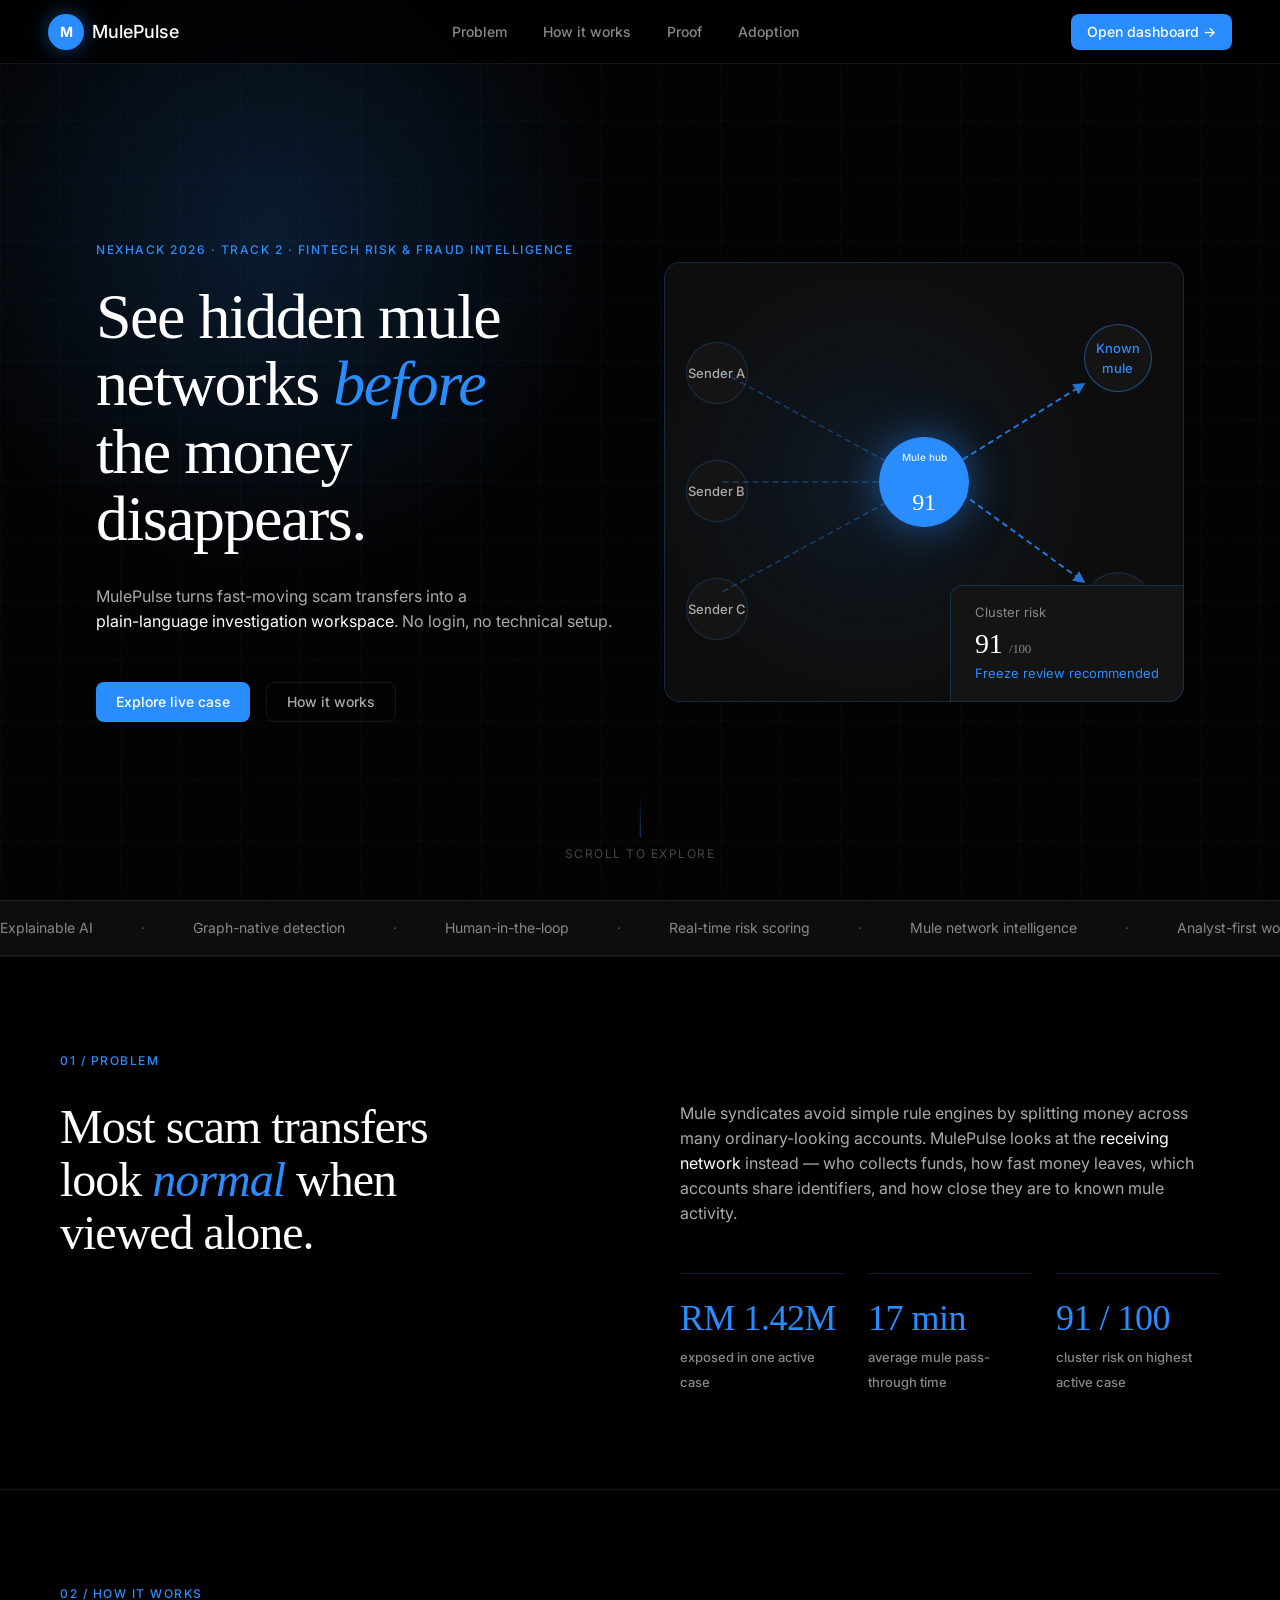
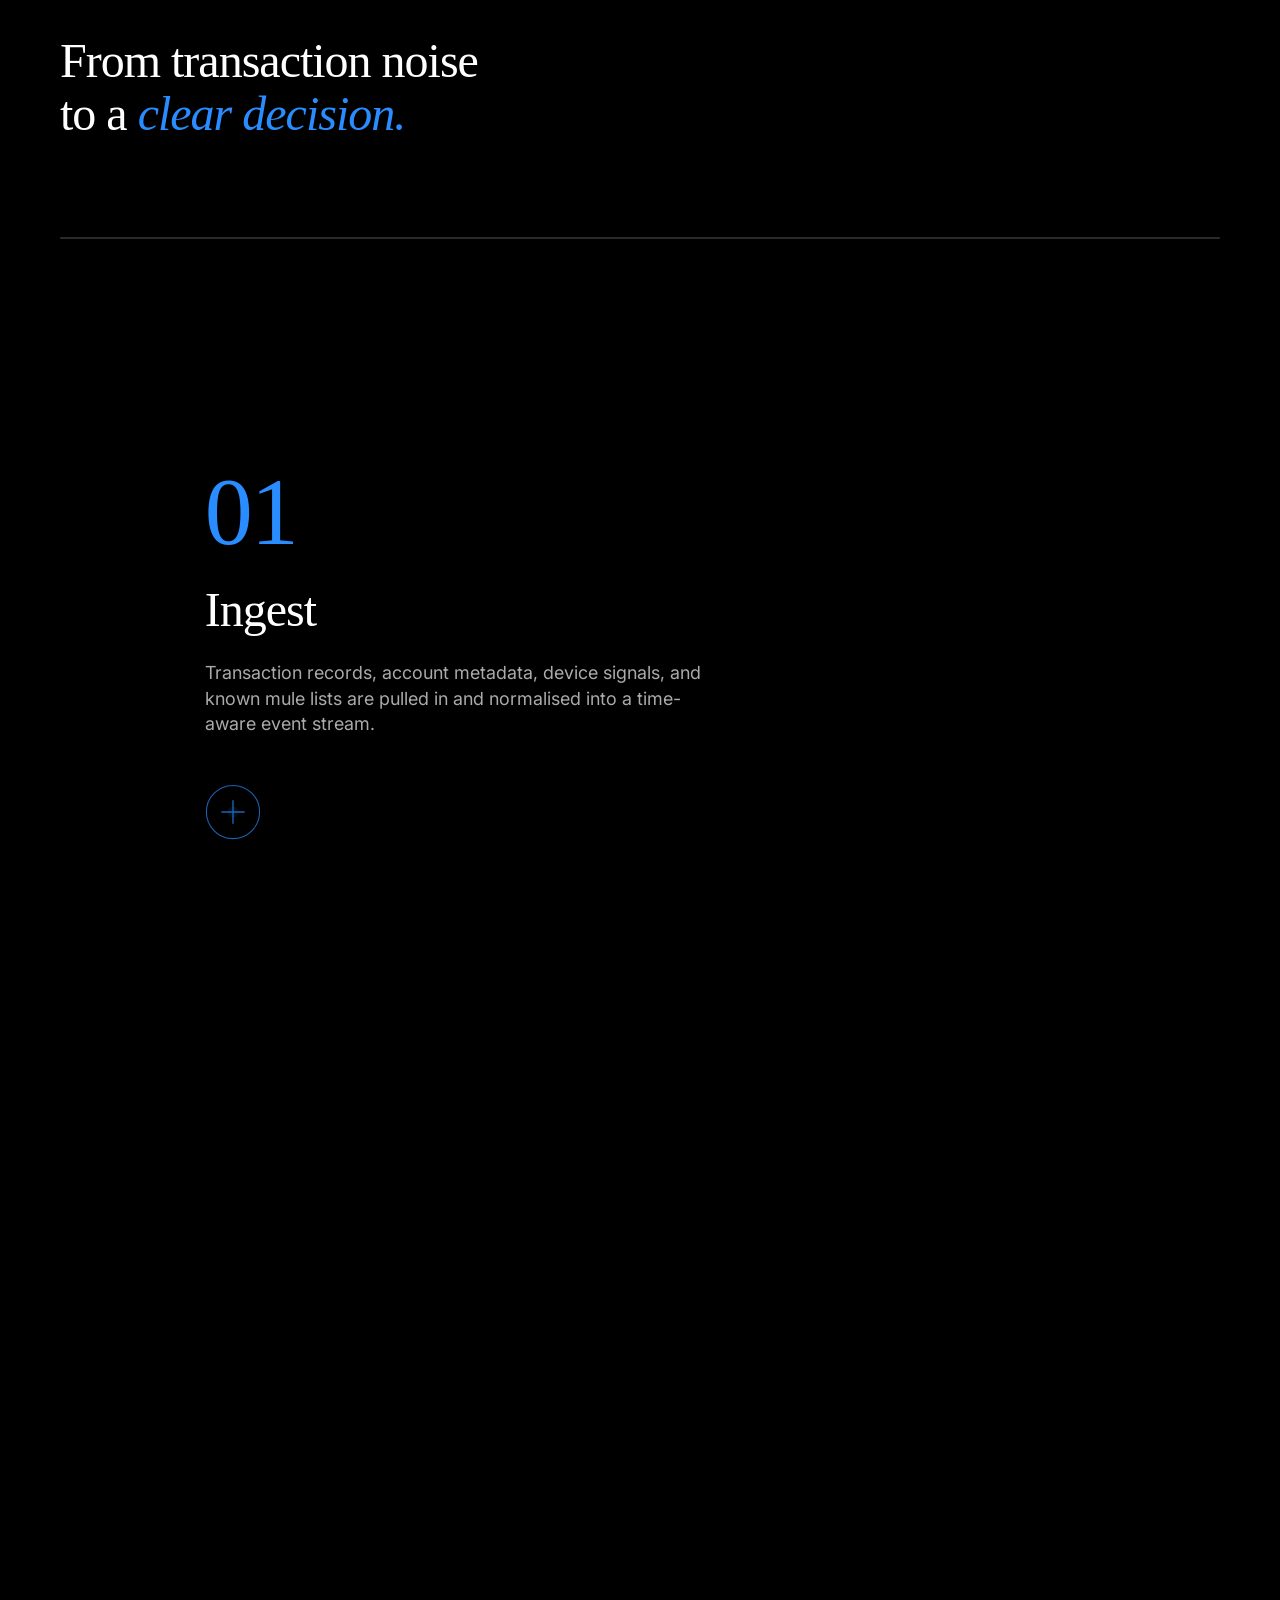
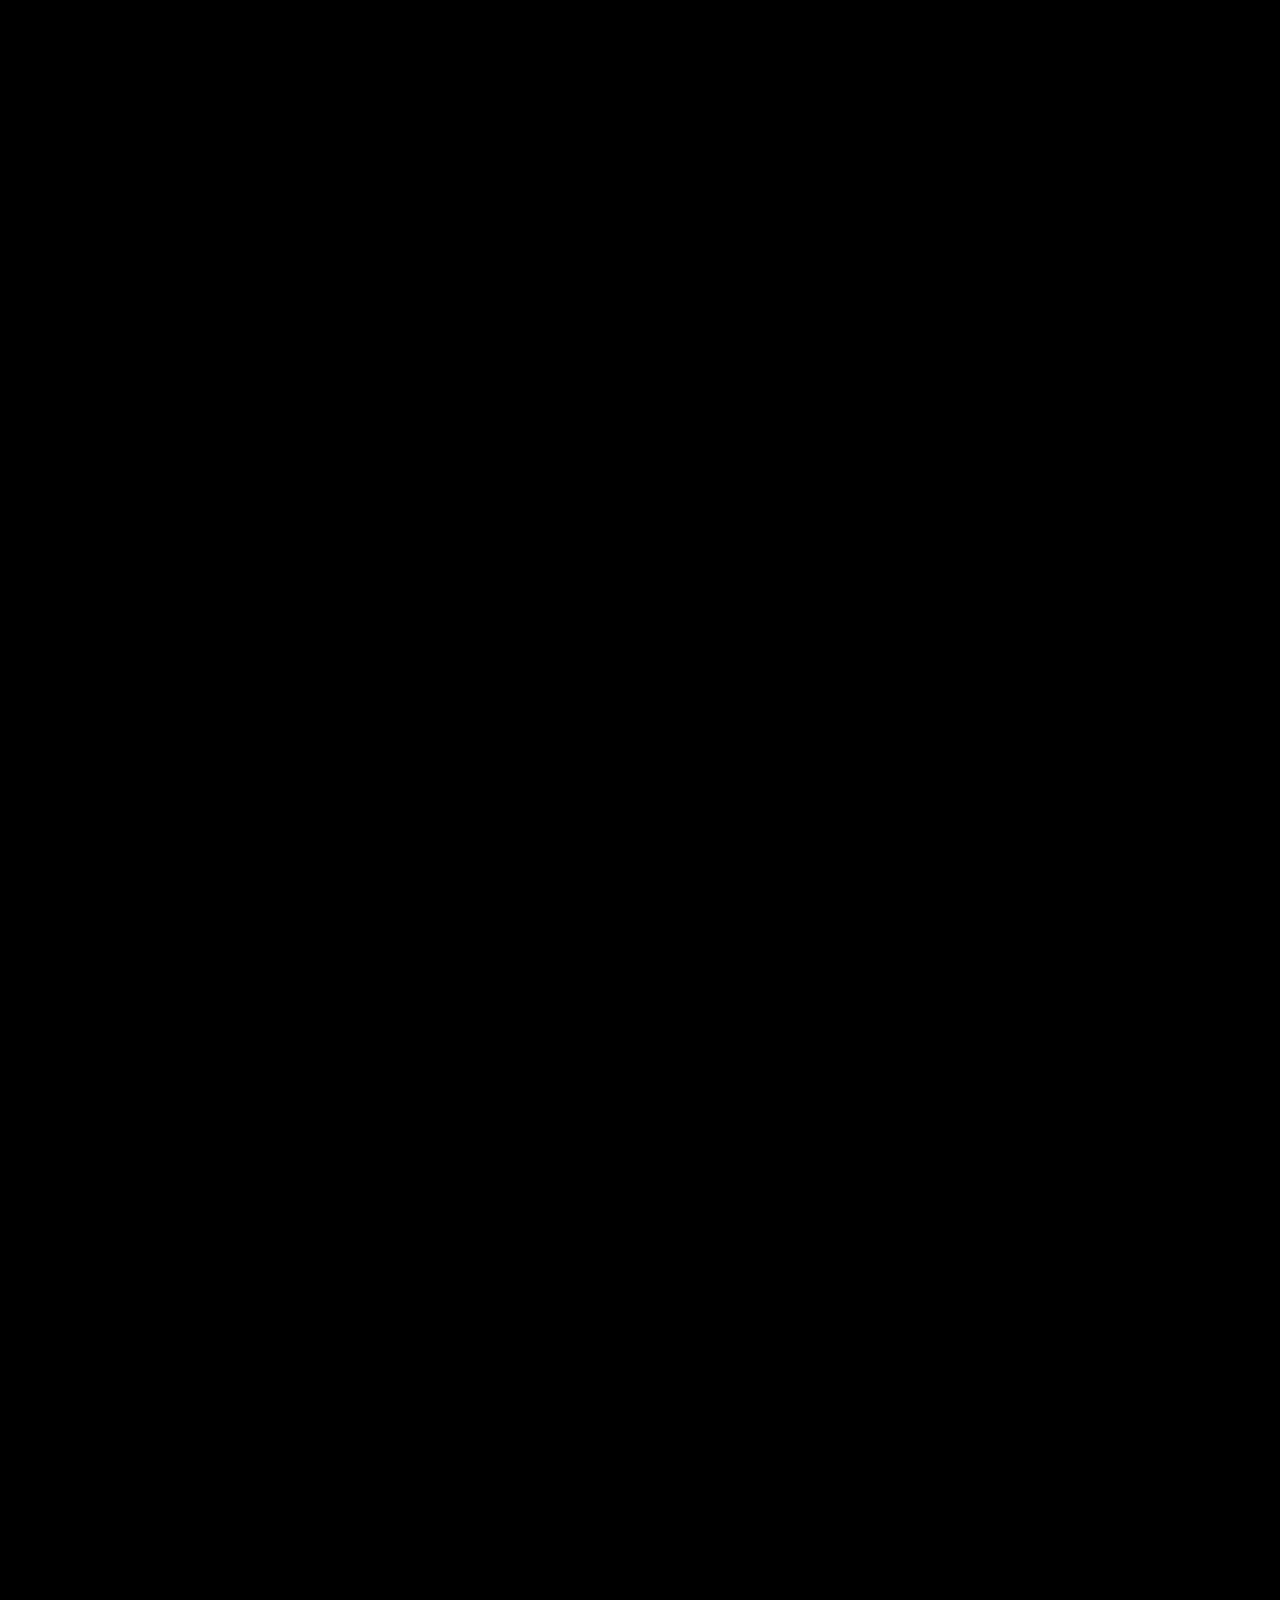
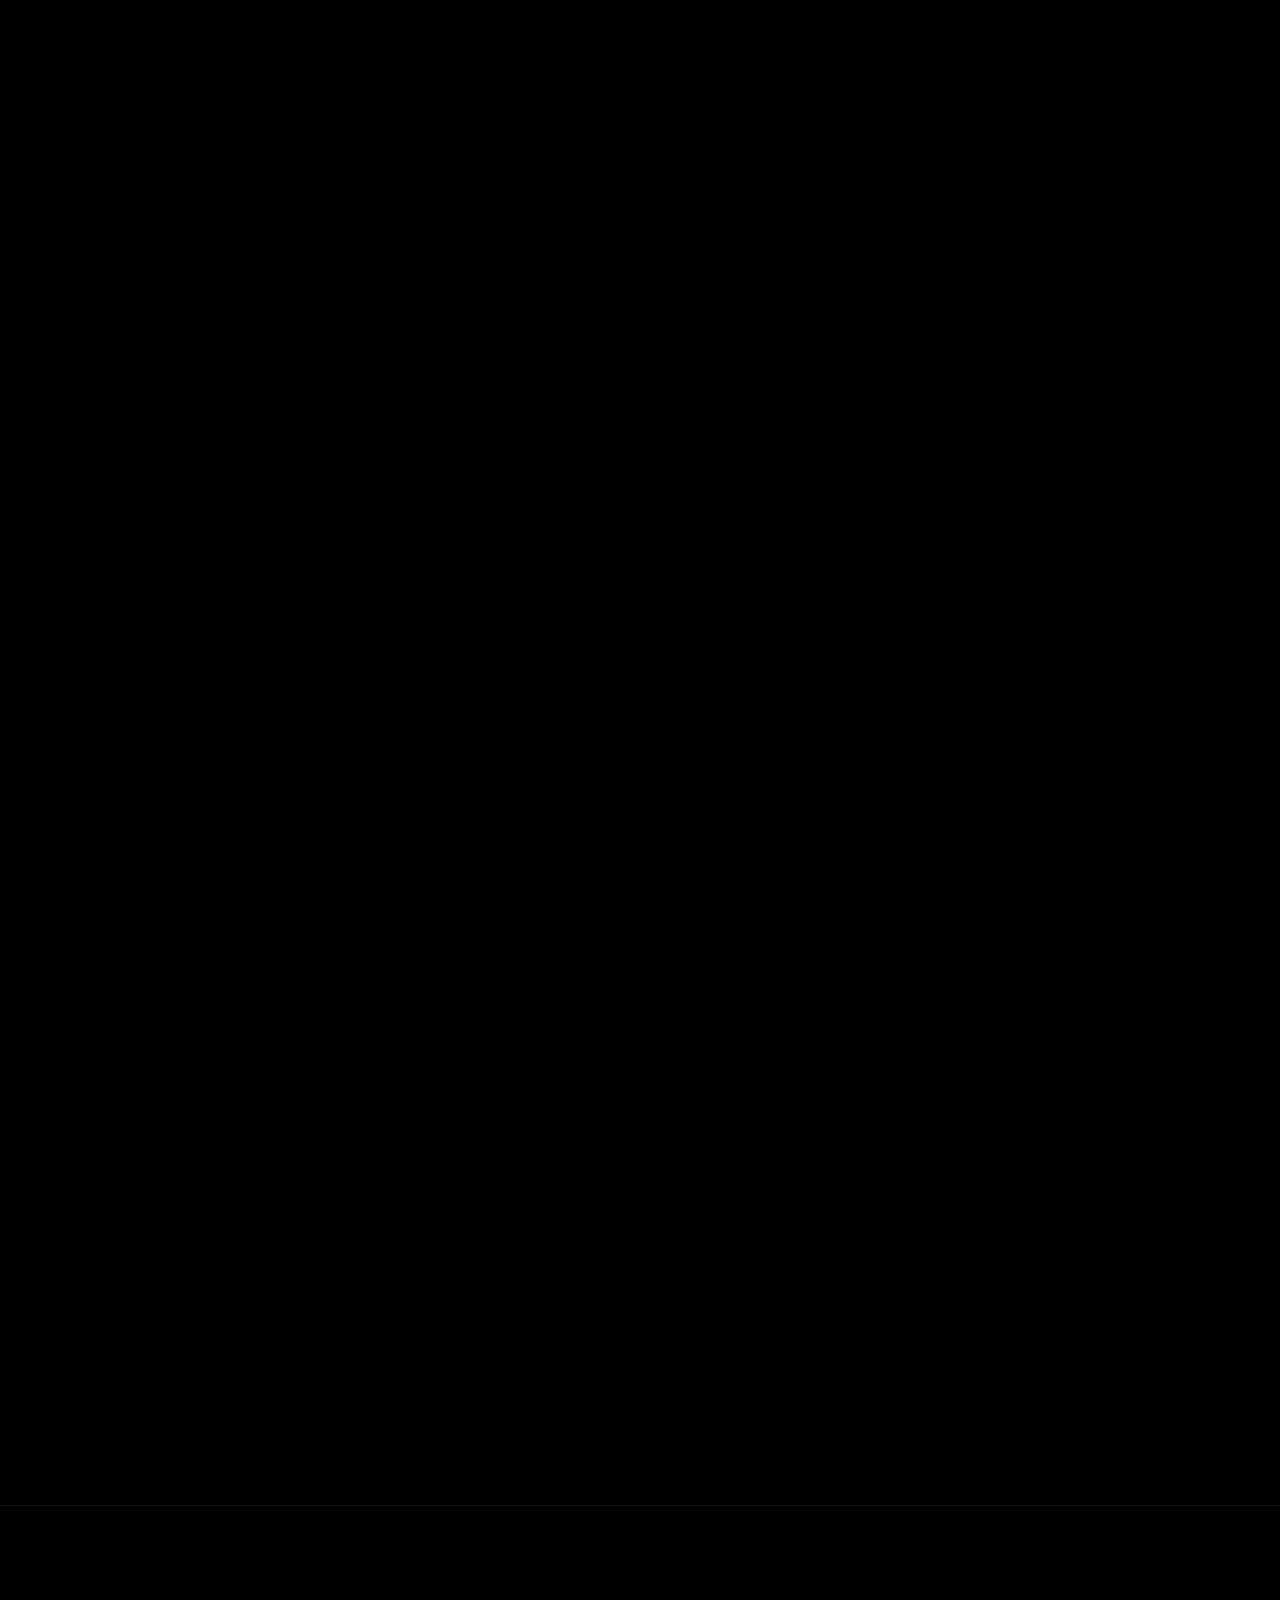
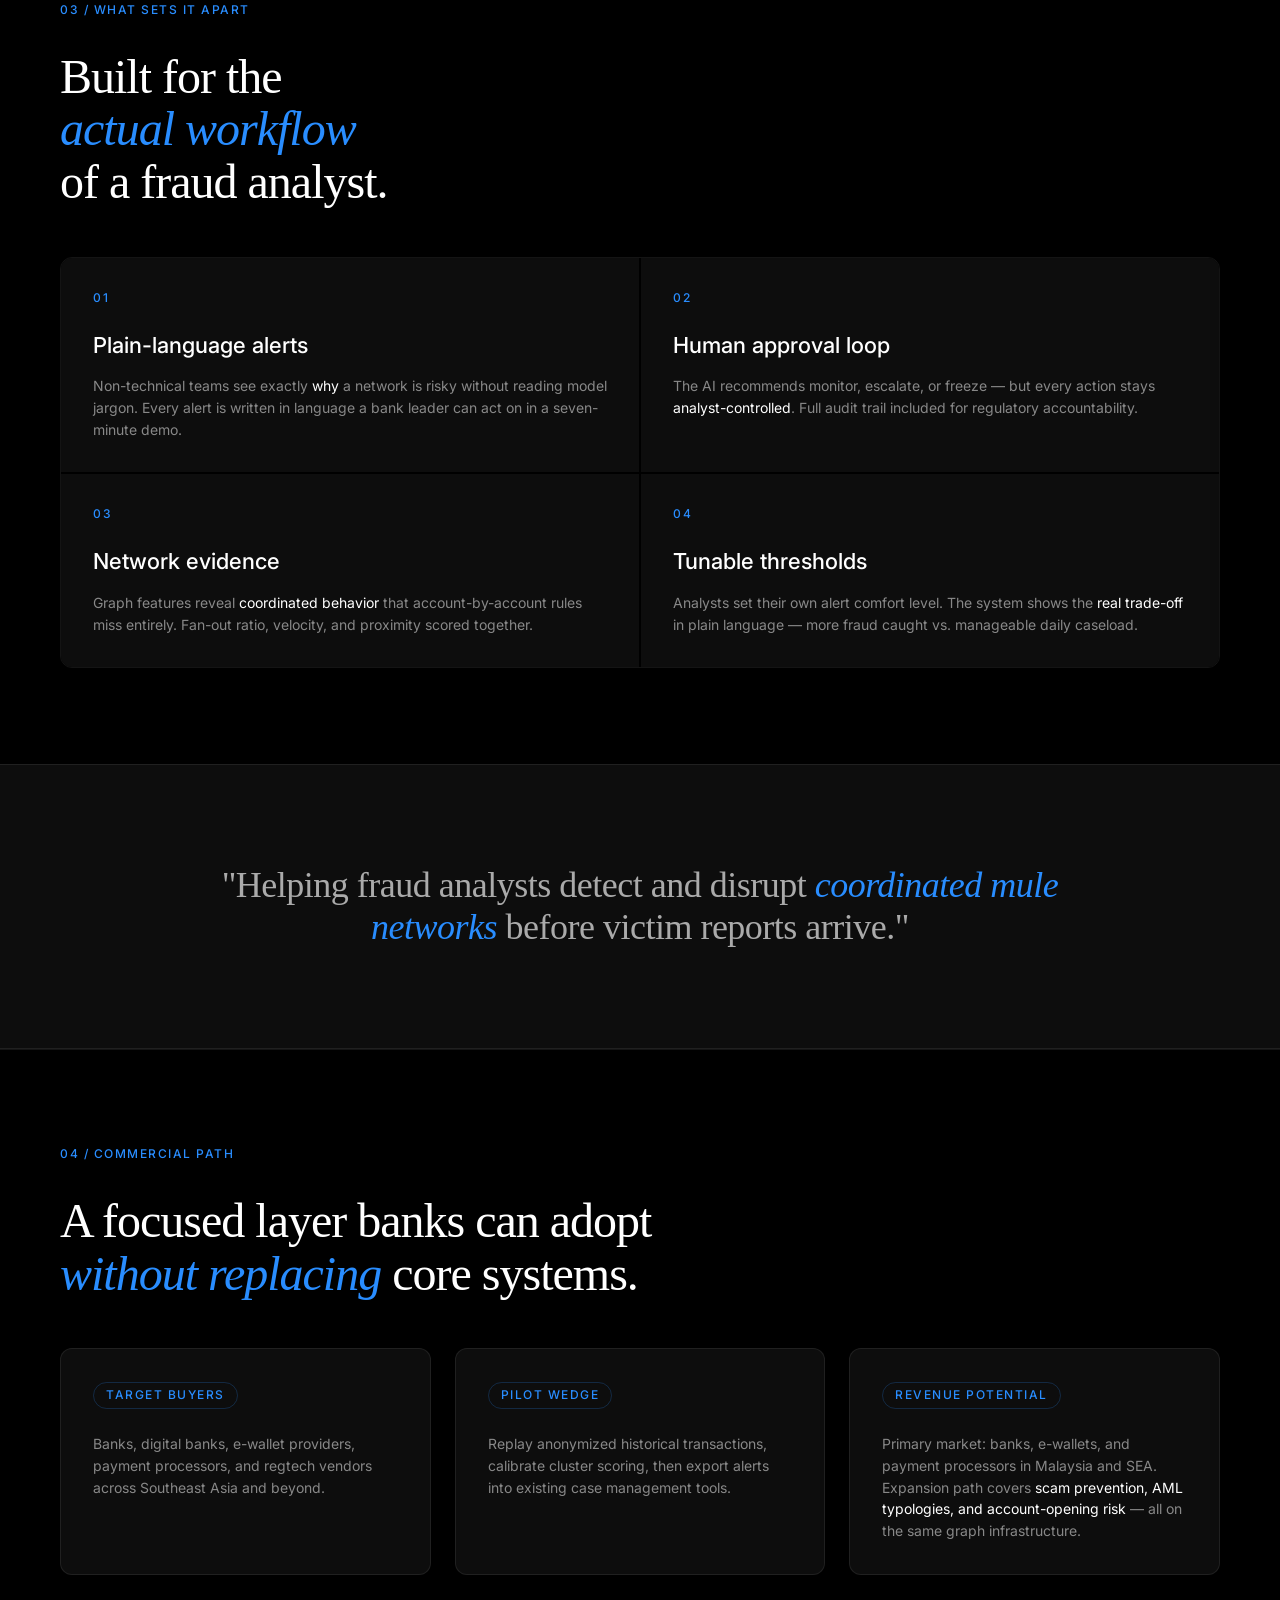
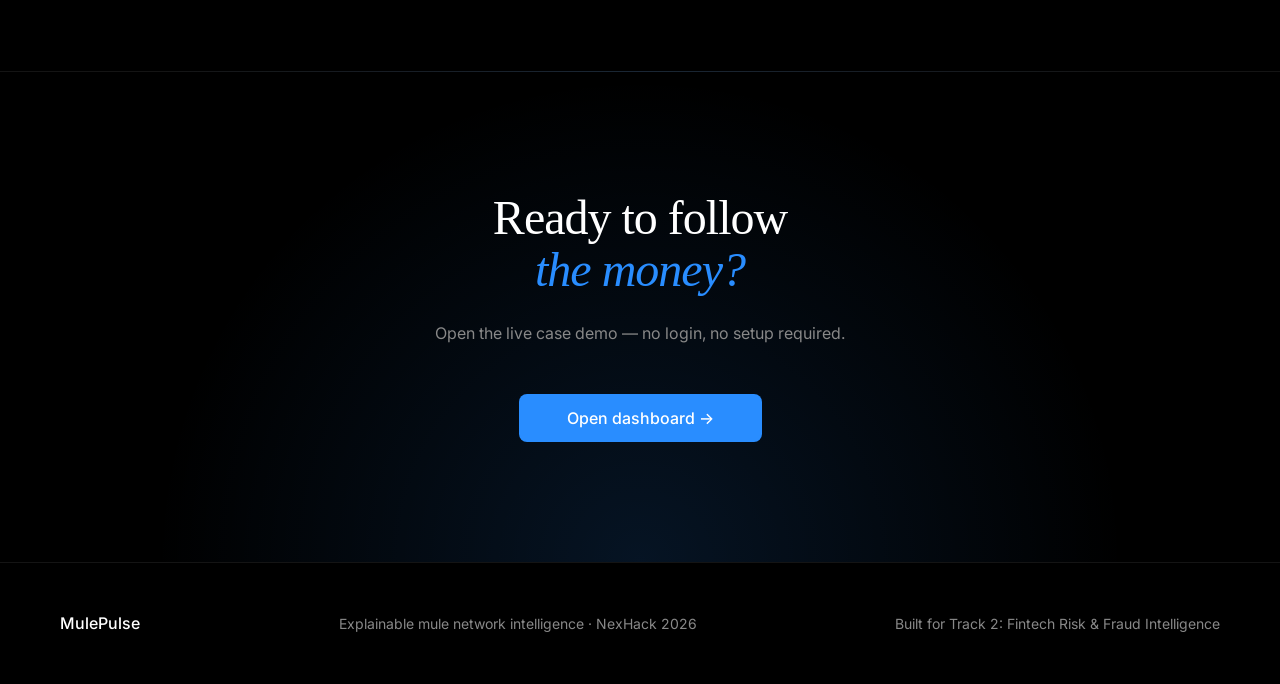
<file: index.html>
<!doctype html>
<html lang="en">
  <head>
    <meta charset="UTF-8" />
    <meta name="viewport" content="width=device-width, initial-scale=1.0" />
    <title>MulePulse | See Hidden Mule Networks Before the Money Disappears</title>
    <meta name="description" content="MulePulse turns fast-moving scam transfers into a plain-language investigation workspace. Graph-native mule network detection for fraud analysts." />
    <link rel="preconnect" href="https://fonts.googleapis.com" />
    <link rel="preconnect" href="https://fonts.gstatic.com" crossorigin />
    <link href="https://fonts.googleapis.com/css2?family=Inter:wght@400;500;600;700&family=JetBrains+Mono:wght@400;500&display=swap" rel="stylesheet" />
    <link rel="stylesheet" href="styles.css" />
  </head>
  <body>

    <!-- NAV -->
    <nav class="nav" id="nav">
      <a class="nav-brand" href="#" aria-label="MulePulse">
        <span class="nav-mark">M</span>
        <span>MulePulse</span>
      </a>
      <ul class="nav-links" role="list">
        <li><a href="#problem">Problem</a></li>
        <li><a href="#how">How it works</a></li>
        <li><a href="#proof">Proof</a></li>
        <li><a href="#adoption">Adoption</a></li>
      </ul>
      <a class="nav-cta" href="dashboard.html">Open dashboard →</a>
    </nav>

    <!-- HERO -->
    <section class="hero" id="top">
      <div class="hero-noise"></div>
      <div class="hero-grid-lines"></div>

      <div class="hero-content">
        <p class="eyebrow reveal-up" data-delay="0">NexHack 2026 · Track 2 · Fintech Risk & Fraud Intelligence</p>
        <h1 class="hero-heading reveal-up" data-delay="1">
          See hidden mule<br />
          networks <em>before</em><br />
          the money<br />
          disappears.
        </h1>
        <p class="hero-sub reveal-up" data-delay="2">
          MulePulse turns fast-moving scam transfers into a<br />
          <em>plain-language investigation workspace</em>. No login, no technical setup.
        </p>
        <div class="hero-actions reveal-up" data-delay="3">
          <a class="btn-primary" href="dashboard.html" id="hero-cta">Explore live case</a>
          <a class="btn-ghost" href="#how" id="hero-how">How it works</a>
        </div>
      </div>

      <!-- Animated graph visual -->
      <div class="hero-graph reveal-up" data-delay="2" aria-hidden="true">
        <div class="hg-orb orb-center">
          <span class="orb-label">Mule hub</span>
          <span class="orb-score">91</span>
        </div>
        <div class="hg-orb orb-v1"><span>Sender A</span></div>
        <div class="hg-orb orb-v2"><span>Sender B</span></div>
        <div class="hg-orb orb-v3"><span>Sender C</span></div>
        <div class="hg-orb orb-k1 orb-known"><span>Known mule</span></div>
        <div class="hg-orb orb-c1 orb-cash"><span>Cash-out</span></div>
        <svg class="hg-svg" viewBox="0 0 520 420" aria-hidden="true">
          <defs>
            <marker id="ah" viewBox="0 0 10 10" refX="8" refY="5" markerWidth="6" markerHeight="6" orient="auto-start-reverse">
              <path d="M0 0 L10 5 L0 10z" fill="#298DFF"/>
            </marker>
            <marker id="ah-hot" viewBox="0 0 10 10" refX="8" refY="5" markerWidth="6" markerHeight="6" orient="auto-start-reverse">
              <path d="M0 0 L10 5 L0 10z" fill="#298DFF"/>
            </marker>
          </defs>
          <!-- sender lines -->
          <line class="hg-edge" x1="58" y1="100" x2="238" y2="198" marker-end="url(#ah)" />
          <line class="hg-edge" x1="58" y1="210" x2="238" y2="210" marker-end="url(#ah)" />
          <line class="hg-edge" x1="58" y1="320" x2="238" y2="222" marker-end="url(#ah)" />
          <!-- hub to downstream -->
          <line class="hg-edge hg-hot" x1="282" y1="198" x2="420" y2="112" marker-end="url(#ah-hot)" />
          <line class="hg-edge hg-hot" x1="282" y1="210" x2="420" y2="310" marker-end="url(#ah-hot)" />
          <!-- pulse ring -->
          <circle class="hg-pulse" cx="260" cy="210" r="42" />
          <circle class="hg-pulse delay1" cx="260" cy="210" r="42" />
        </svg>
        <div class="hg-card">
          <p>Cluster risk</p>
          <strong>91 <span>/100</span></strong>
          <small>Freeze review recommended</small>
        </div>
      </div>

      <div class="hero-scroll-hint" aria-hidden="true">
        <span></span>
        <p>Scroll to explore</p>
      </div>
    </section>

    <!-- TICKER -->
    <div class="ticker-wrap" aria-hidden="true">
      <div class="ticker">
        <span>Explainable AI</span><span class="ticker-dot">·</span>
        <span>Graph-native detection</span><span class="ticker-dot">·</span>
        <span>Human-in-the-loop</span><span class="ticker-dot">·</span>
        <span>Real-time risk scoring</span><span class="ticker-dot">·</span>
        <span>Mule network intelligence</span><span class="ticker-dot">·</span>
        <span>Analyst-first workflow</span><span class="ticker-dot">·</span>
        <span>Explainable AI</span><span class="ticker-dot">·</span>
        <span>Graph-native detection</span><span class="ticker-dot">·</span>
        <span>Human-in-the-loop</span><span class="ticker-dot">·</span>
        <span>Real-time risk scoring</span><span class="ticker-dot">·</span>
        <span>Mule network intelligence</span><span class="ticker-dot">·</span>
        <span>Analyst-first workflow</span><span class="ticker-dot">·</span>
      </div>
    </div>

    <!-- PROBLEM STATEMENT -->
    <section class="section problem-section" id="problem">
      <div class="container">
        <div class="section-label reveal-up">01 / Problem</div>
        <div class="problem-layout">
          <h2 class="problem-heading reveal-up">
            Most scam transfers<br />
            look <em>normal</em> when<br />
            viewed alone.
          </h2>
          <div class="problem-right">
            <p class="problem-body reveal-up">
              Mule syndicates avoid simple rule engines by splitting money across many ordinary-looking accounts. MulePulse looks at the <em>receiving network</em> instead — who collects funds, how fast money leaves, which accounts share identifiers, and how close they are to known mule activity.
            </p>
            <div class="stat-row">
              <div class="stat reveal-up" data-delay="0">
                <strong>RM 1.42M</strong>
                <span>exposed in one active case</span>
              </div>
              <div class="stat reveal-up" data-delay="1">
                <strong>17 min</strong>
                <span>average mule pass-through time</span>
              </div>
              <div class="stat reveal-up" data-delay="2">
                <strong>91 / 100</strong>
                <span>cluster risk on highest active case</span>
              </div>
            </div>
          </div>
        </div>
      </div>
    </section>

    <!-- HOW IT WORKS — horizontal sticky scroll -->
    <section class="section how-section" id="how">
      <div class="container" style="margin-bottom: 64px;">
        <div class="section-label reveal-up">02 / How it works</div>
        <h2 class="how-heading reveal-up">From transaction noise<br />to a <em>clear decision.</em></h2>
      </div>

      <div class="steps-track" id="stepsTrack">
        <div class="steps-sticky">
          <div class="steps-progress">
            <div class="steps-bar" id="stepsBar"></div>
          </div>
          <div class="steps-viewport">
            <div class="steps-slider" id="stepsSlider">

              <div class="step-slide">
                <div class="step-number">01</div>
                <h3 class="step-title">Ingest</h3>
                <p class="step-body">Transaction records, account metadata, device signals, and known mule lists are pulled in and normalised into a time-aware event stream.</p>
                <div class="step-icon">
                  <svg viewBox="0 0 80 80" fill="none" aria-hidden="true">
                    <circle cx="40" cy="40" r="38" stroke="#298DFF" stroke-width="1.5"/>
                    <path d="M24 40h32M40 24v32" stroke="#298DFF" stroke-width="2" stroke-linecap="round"/>
                    <circle cx="40" cy="40" r="8" fill="#298DFF" opacity="0.15"/>
                  </svg>
                </div>
              </div>

              <div class="step-slide">
                <div class="step-number">02</div>
                <h3 class="step-title">Connect</h3>
                <p class="step-body">A graph engine links accounts, devices, and transfers, revealing coordinated receiving networks that look like isolated transactions at the account level.</p>
                <div class="step-icon">
                  <svg viewBox="0 0 80 80" fill="none" aria-hidden="true">
                    <circle cx="20" cy="40" r="8" stroke="#298DFF" stroke-width="1.5"/>
                    <circle cx="60" cy="20" r="8" stroke="#298DFF" stroke-width="1.5"/>
                    <circle cx="60" cy="60" r="8" stroke="#298DFF" stroke-width="1.5"/>
                    <line x1="28" y1="36" x2="52" y2="24" stroke="#298DFF" stroke-width="1.5"/>
                    <line x1="28" y1="44" x2="52" y2="56" stroke="#298DFF" stroke-width="1.5"/>
                    <line x1="60" y1="28" x2="60" y2="52" stroke="#298DFF" stroke-width="1.5"/>
                  </svg>
                </div>
              </div>

              <div class="step-slide">
                <div class="step-number">03</div>
                <h3 class="step-title">Score</h3>
                <p class="step-body">Clusters are ranked by velocity, fan-out ratio, known mule proximity, and network density. The highest-risk cluster reaches the analyst first.</p>
                <div class="step-icon">
                  <svg viewBox="0 0 80 80" fill="none" aria-hidden="true">
                    <rect x="12" y="48" width="10" height="20" rx="2" fill="#298DFF" opacity="0.3"/>
                    <rect x="28" y="36" width="10" height="32" rx="2" fill="#298DFF" opacity="0.5"/>
                    <rect x="44" y="22" width="10" height="46" rx="2" fill="#298DFF" opacity="0.75"/>
                    <rect x="60" y="12" width="10" height="56" rx="2" fill="#298DFF"/>
                  </svg>
                </div>
              </div>

              <div class="step-slide">
                <div class="step-number">04</div>
                <h3 class="step-title">Explain</h3>
                <p class="step-body">A readable case file is generated for non-technical fraud teams — no model jargon, just plain-language reasoning: many sources, fast forwarding, known mule proximity.</p>
                <div class="step-icon">
                  <svg viewBox="0 0 80 80" fill="none" aria-hidden="true">
                    <rect x="16" y="12" width="48" height="56" rx="6" stroke="#298DFF" stroke-width="1.5"/>
                    <line x1="26" y1="28" x2="54" y2="28" stroke="#298DFF" stroke-width="1.5" stroke-linecap="round"/>
                    <line x1="26" y1="40" x2="54" y2="40" stroke="#298DFF" stroke-width="1.5" stroke-linecap="round"/>
                    <line x1="26" y1="52" x2="42" y2="52" stroke="#298DFF" stroke-width="1.5" stroke-linecap="round"/>
                  </svg>
                </div>
              </div>

              <div class="step-slide">
                <div class="step-number">05</div>
                <h3 class="step-title">Control</h3>
                <p class="step-body">Every enforcement action — monitor, escalate, or freeze — requires a human decision. Every choice is logged, timestamped, and auditable for regulatory compliance.</p>
                <div class="step-icon">
                  <svg viewBox="0 0 80 80" fill="none" aria-hidden="true">
                    <circle cx="40" cy="40" r="28" stroke="#298DFF" stroke-width="1.5"/>
                    <path d="M28 40l8 8 16-16" stroke="#298DFF" stroke-width="2" stroke-linecap="round" stroke-linejoin="round"/>
                  </svg>
                </div>
              </div>

            </div>
          </div>
        </div>
      </div>
    </section>

    <!-- PROOF / FEATURES -->
    <section class="section proof-section" id="proof">
      <div class="container">
        <div class="section-label reveal-up">03 / What sets it apart</div>
        <h2 class="proof-heading reveal-up">Built for the<br /><em>actual workflow</em><br />of a fraud analyst.</h2>
        <div class="proof-grid">

          <article class="proof-card reveal-up" data-delay="0">
            <div class="proof-num">01</div>
            <h3>Plain-language alerts</h3>
            <p>Non-technical teams see exactly <em>why</em> a network is risky without reading model jargon. Every alert is written in language a bank leader can act on in a seven-minute demo.</p>
          </article>

          <article class="proof-card reveal-up" data-delay="1">
            <div class="proof-num">02</div>
            <h3>Human approval loop</h3>
            <p>The AI recommends monitor, escalate, or freeze — but every action stays <em>analyst-controlled</em>. Full audit trail included for regulatory accountability.</p>
          </article>

          <article class="proof-card reveal-up" data-delay="2">
            <div class="proof-num">03</div>
            <h3>Network evidence</h3>
            <p>Graph features reveal <em>coordinated behavior</em> that account-by-account rules miss entirely. Fan-out ratio, velocity, and proximity scored together.</p>
          </article>

          <article class="proof-card reveal-up" data-delay="3">
            <div class="proof-num">04</div>
            <h3>Tunable thresholds</h3>
            <p>Analysts set their own alert comfort level. The system shows the <em>real trade-off</em> in plain language — more fraud caught vs. manageable daily caseload.</p>
          </article>

        </div>
      </div>
    </section>

    <!-- LARGE QUOTE / STATEMENT -->
    <section class="quote-section">
      <div class="container">
        <blockquote class="big-quote reveal-up">
          "Helping fraud analysts detect and disrupt <em>coordinated mule networks</em> before victim reports arrive."
        </blockquote>
      </div>
    </section>

    <!-- ADOPTION -->
    <section class="section adoption-section" id="adoption">
      <div class="container">
        <div class="section-label reveal-up">04 / Commercial path</div>
        <h2 class="adoption-heading reveal-up">A focused layer banks can adopt <em>without replacing</em> core systems.</h2>
        <div class="adoption-grid">

          <div class="adoption-card reveal-up" data-delay="0">
            <span class="adoption-tag">Target buyers</span>
            <p>Banks, digital banks, e-wallet providers, payment processors, and regtech vendors across Southeast Asia and beyond.</p>
          </div>

          <div class="adoption-card reveal-up" data-delay="1">
            <span class="adoption-tag">Pilot wedge</span>
            <p>Replay anonymized historical transactions, calibrate cluster scoring, then export alerts into existing case management tools.</p>
          </div>

          <div class="adoption-card reveal-up" data-delay="2">
            <span class="adoption-tag">Revenue potential</span>
            <p>Primary market: banks, e-wallets, and payment processors in Malaysia and SEA. Expansion path covers <em>scam prevention, AML typologies, and account-opening risk</em> — all on the same graph infrastructure.</p>
          </div>

        </div>
      </div>
    </section>

    <!-- FINAL CTA -->
    <section class="cta-section">
      <div class="container cta-inner">
        <h2 class="cta-heading reveal-up">
          Ready to follow<br /><em>the money?</em>
        </h2>
        <p class="cta-sub reveal-up">Open the live case demo — no login, no setup required.</p>
        <a class="btn-primary btn-large reveal-up" href="dashboard.html" id="cta-dashboard">Open dashboard →</a>
      </div>
    </section>

    <!-- FOOTER -->
    <footer class="site-footer">
      <div class="container footer-inner">
        <span class="footer-brand">MulePulse</span>
        <span class="footer-tag">Explainable mule network intelligence · NexHack 2026</span>
        <span class="footer-legal">Built for Track 2: Fintech Risk & Fraud Intelligence</span>
      </div>
    </footer>

    <script src="landing.js"></script>
  </body>
</html>
</file>
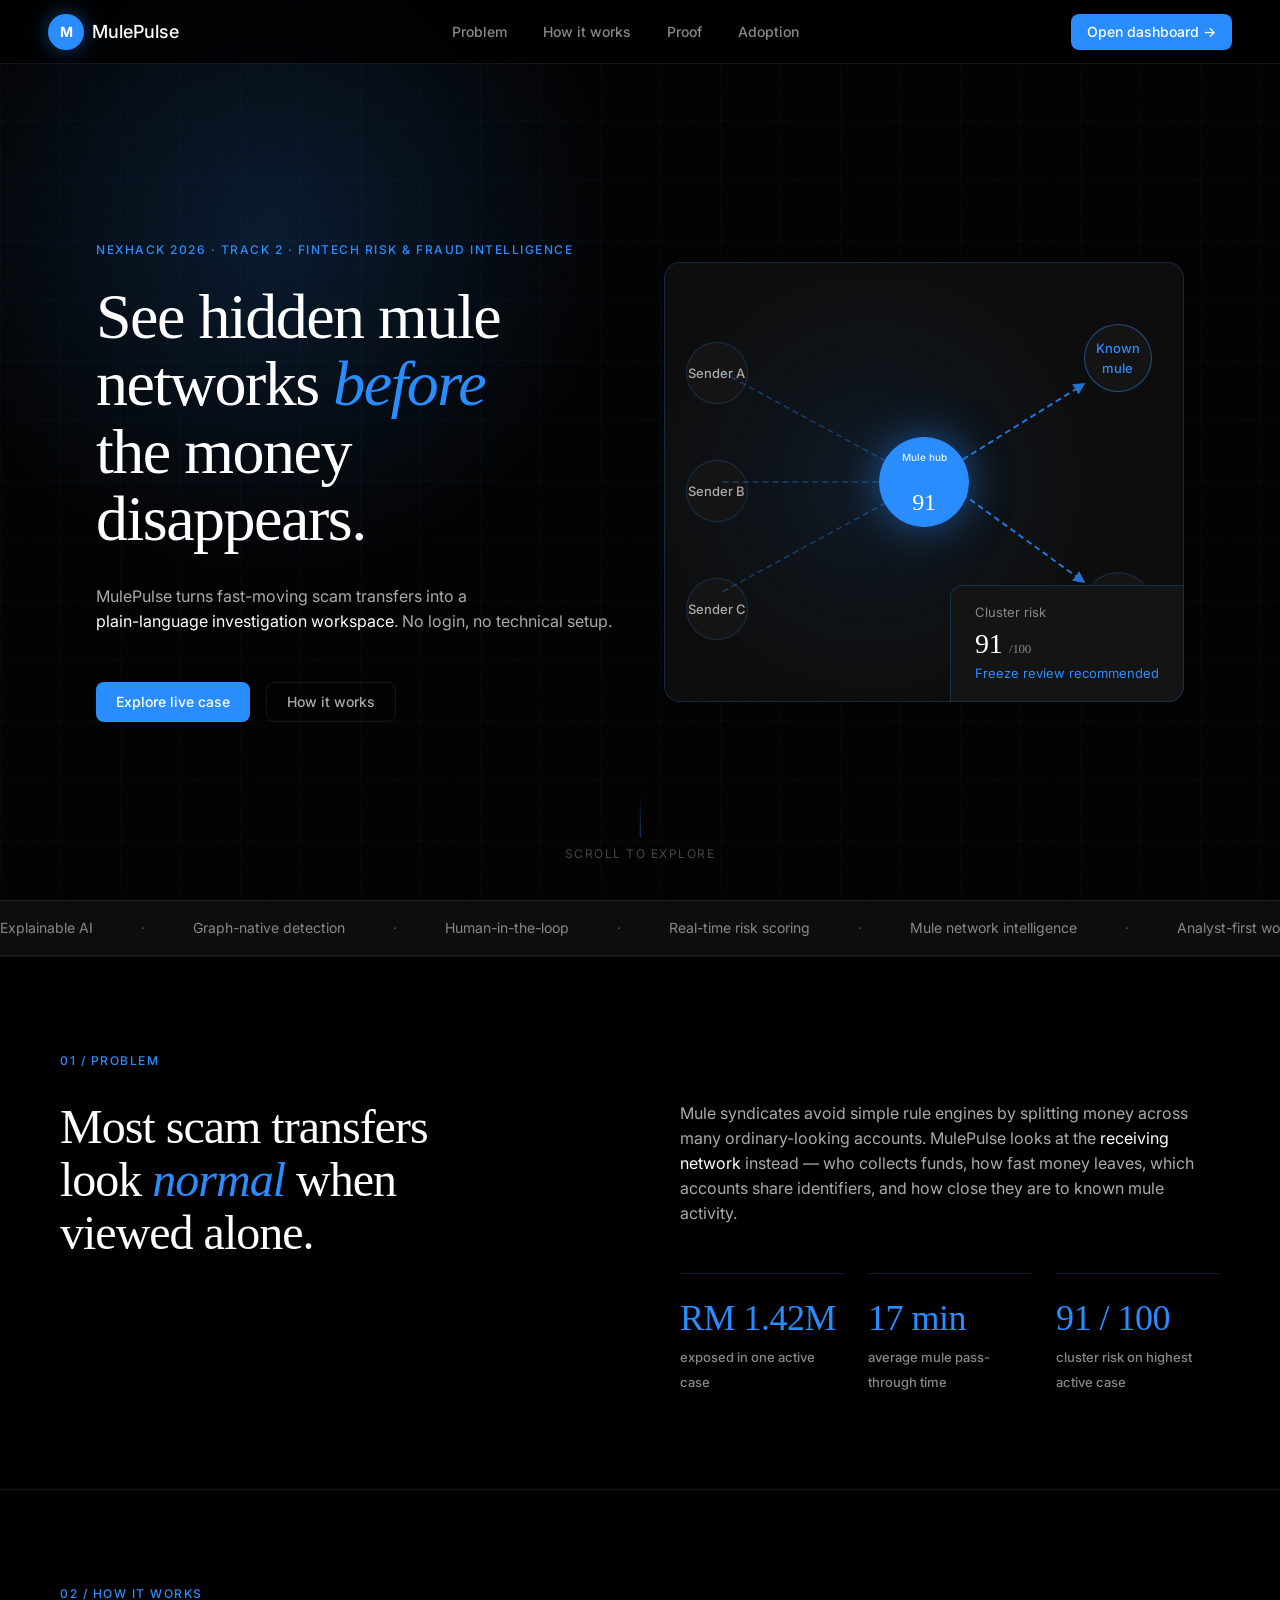
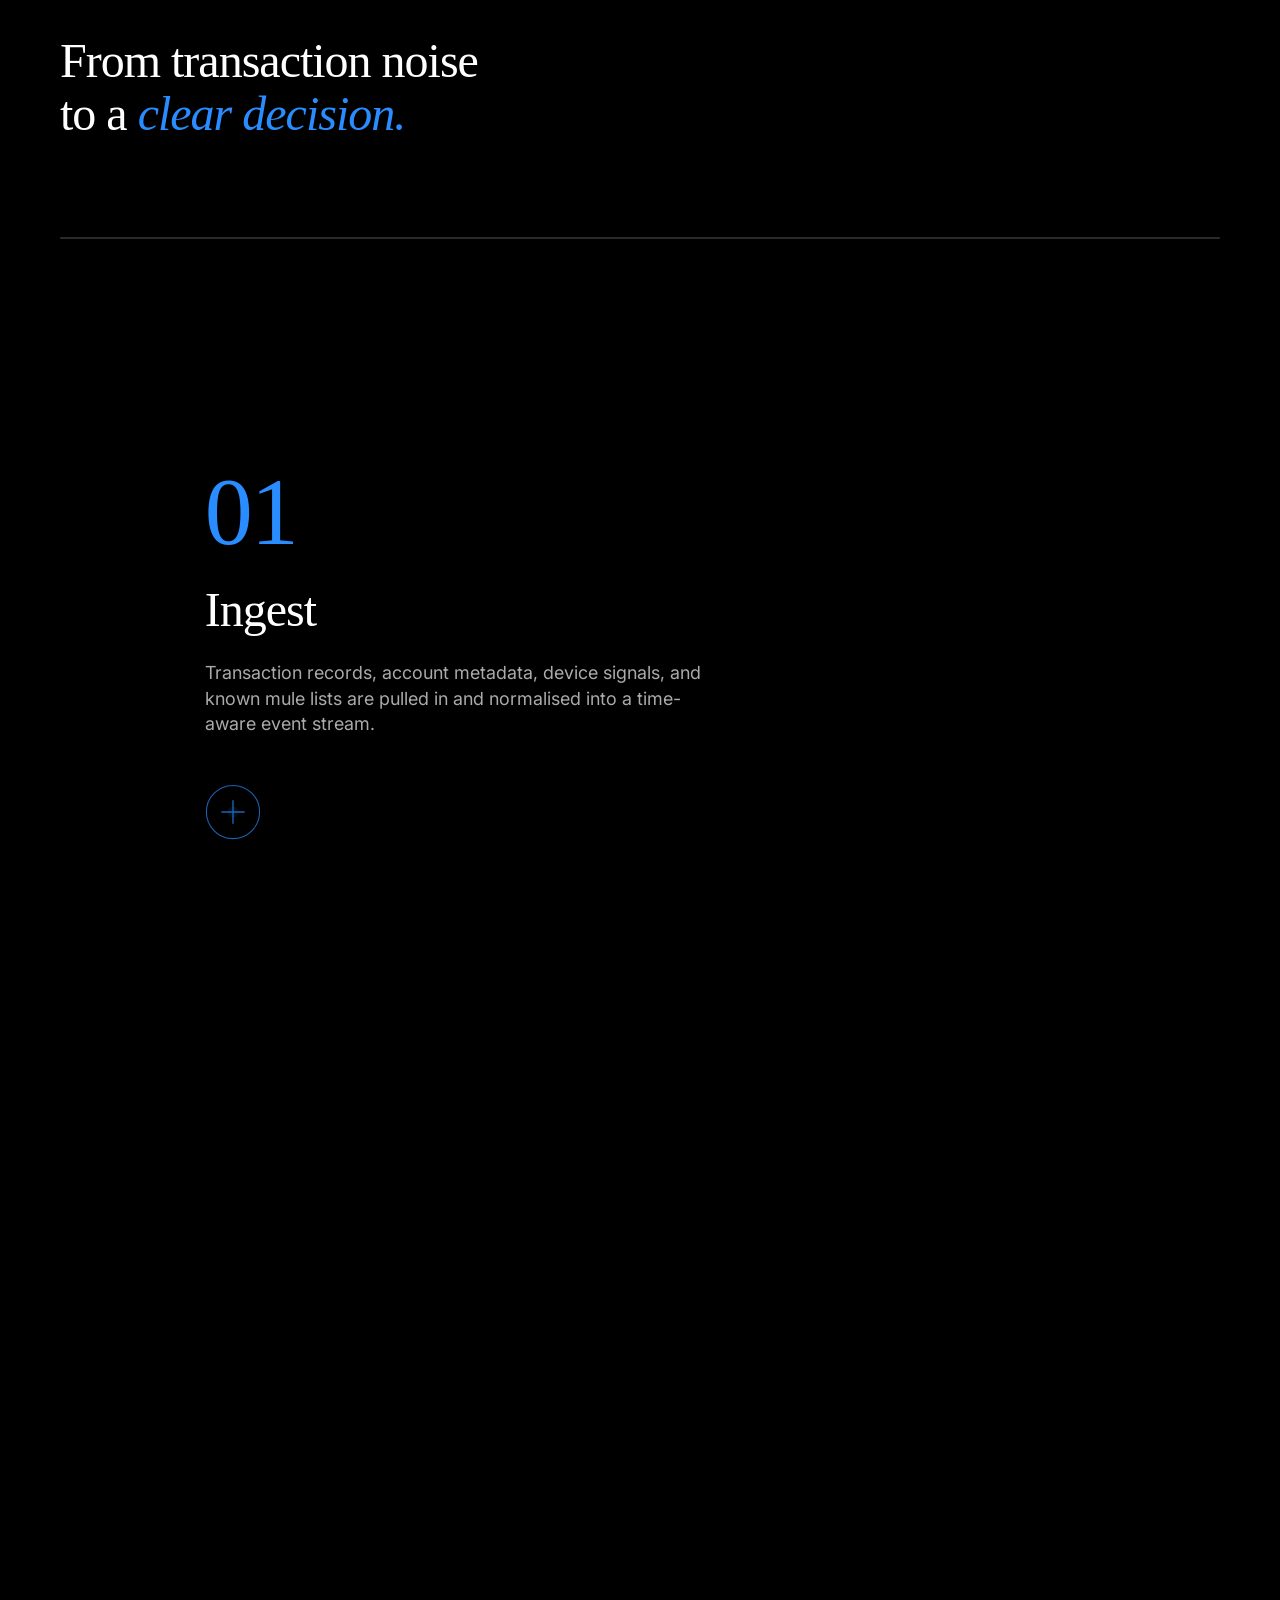
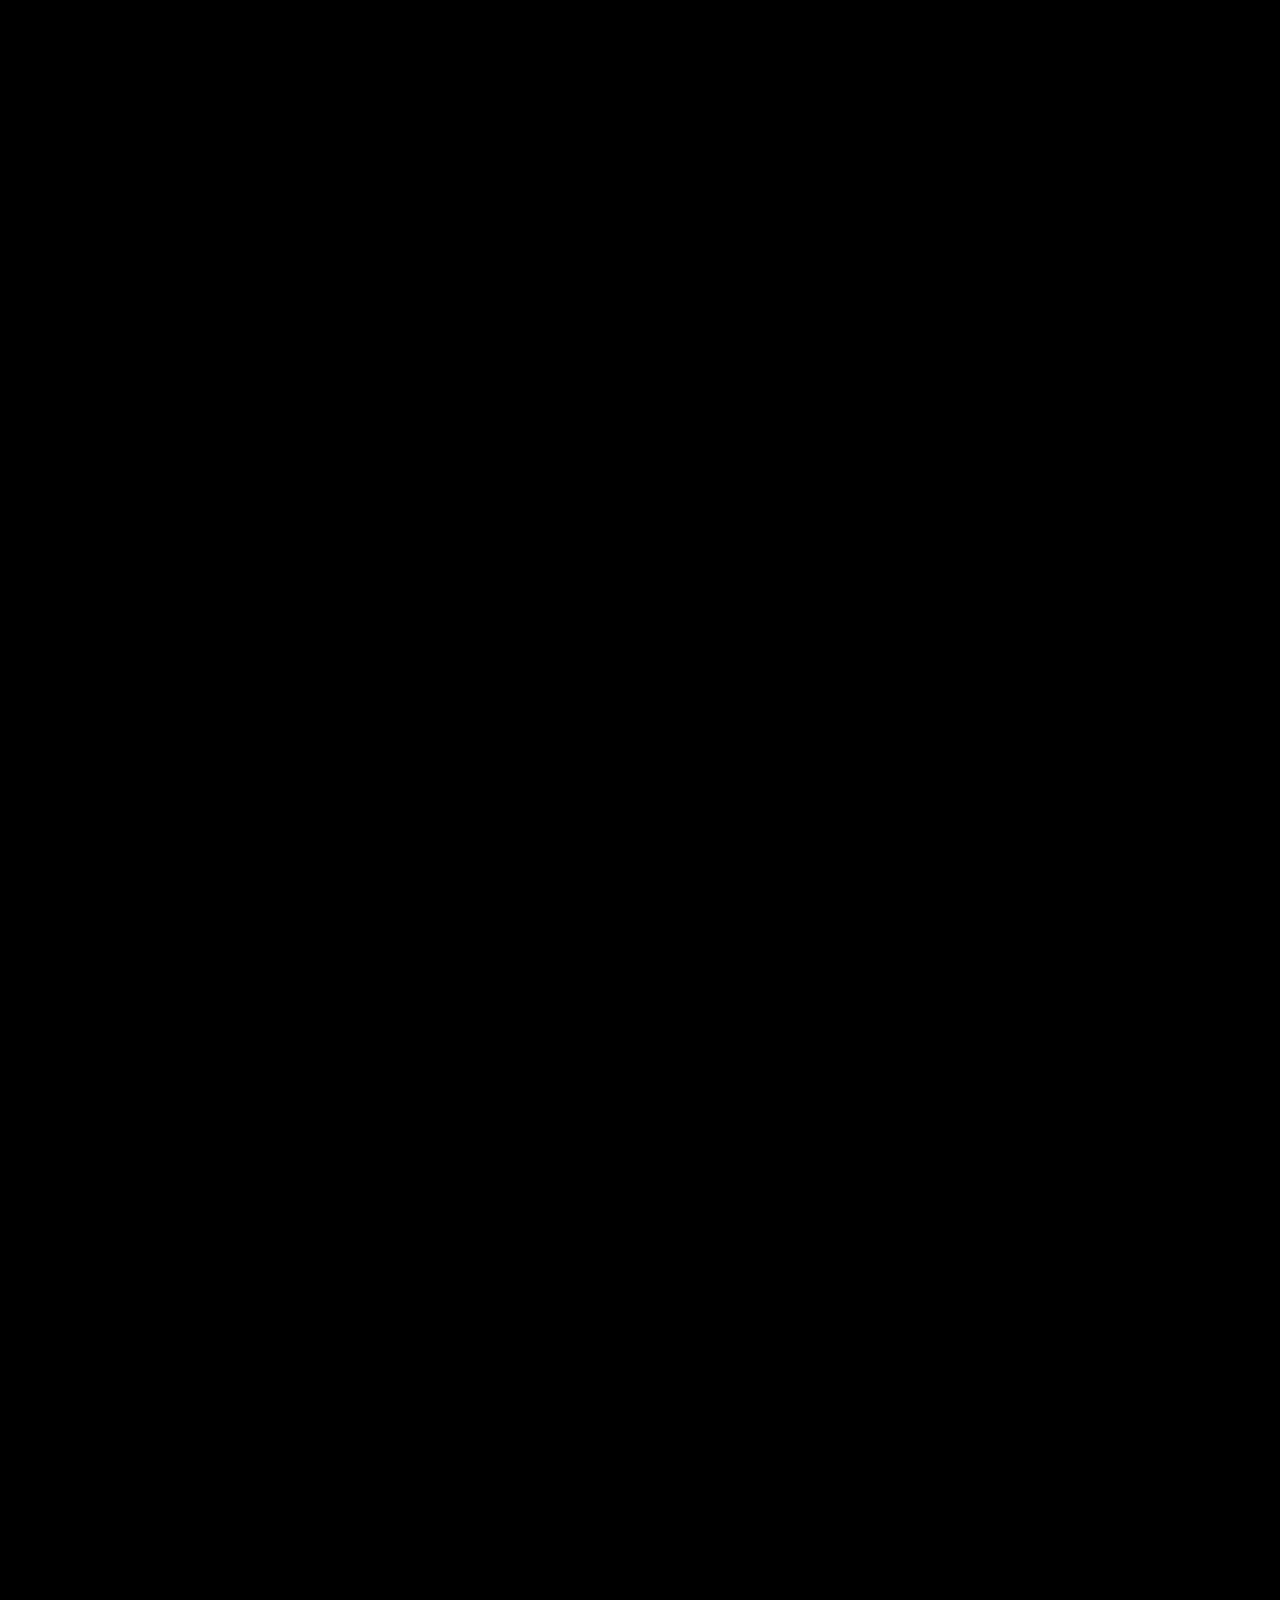
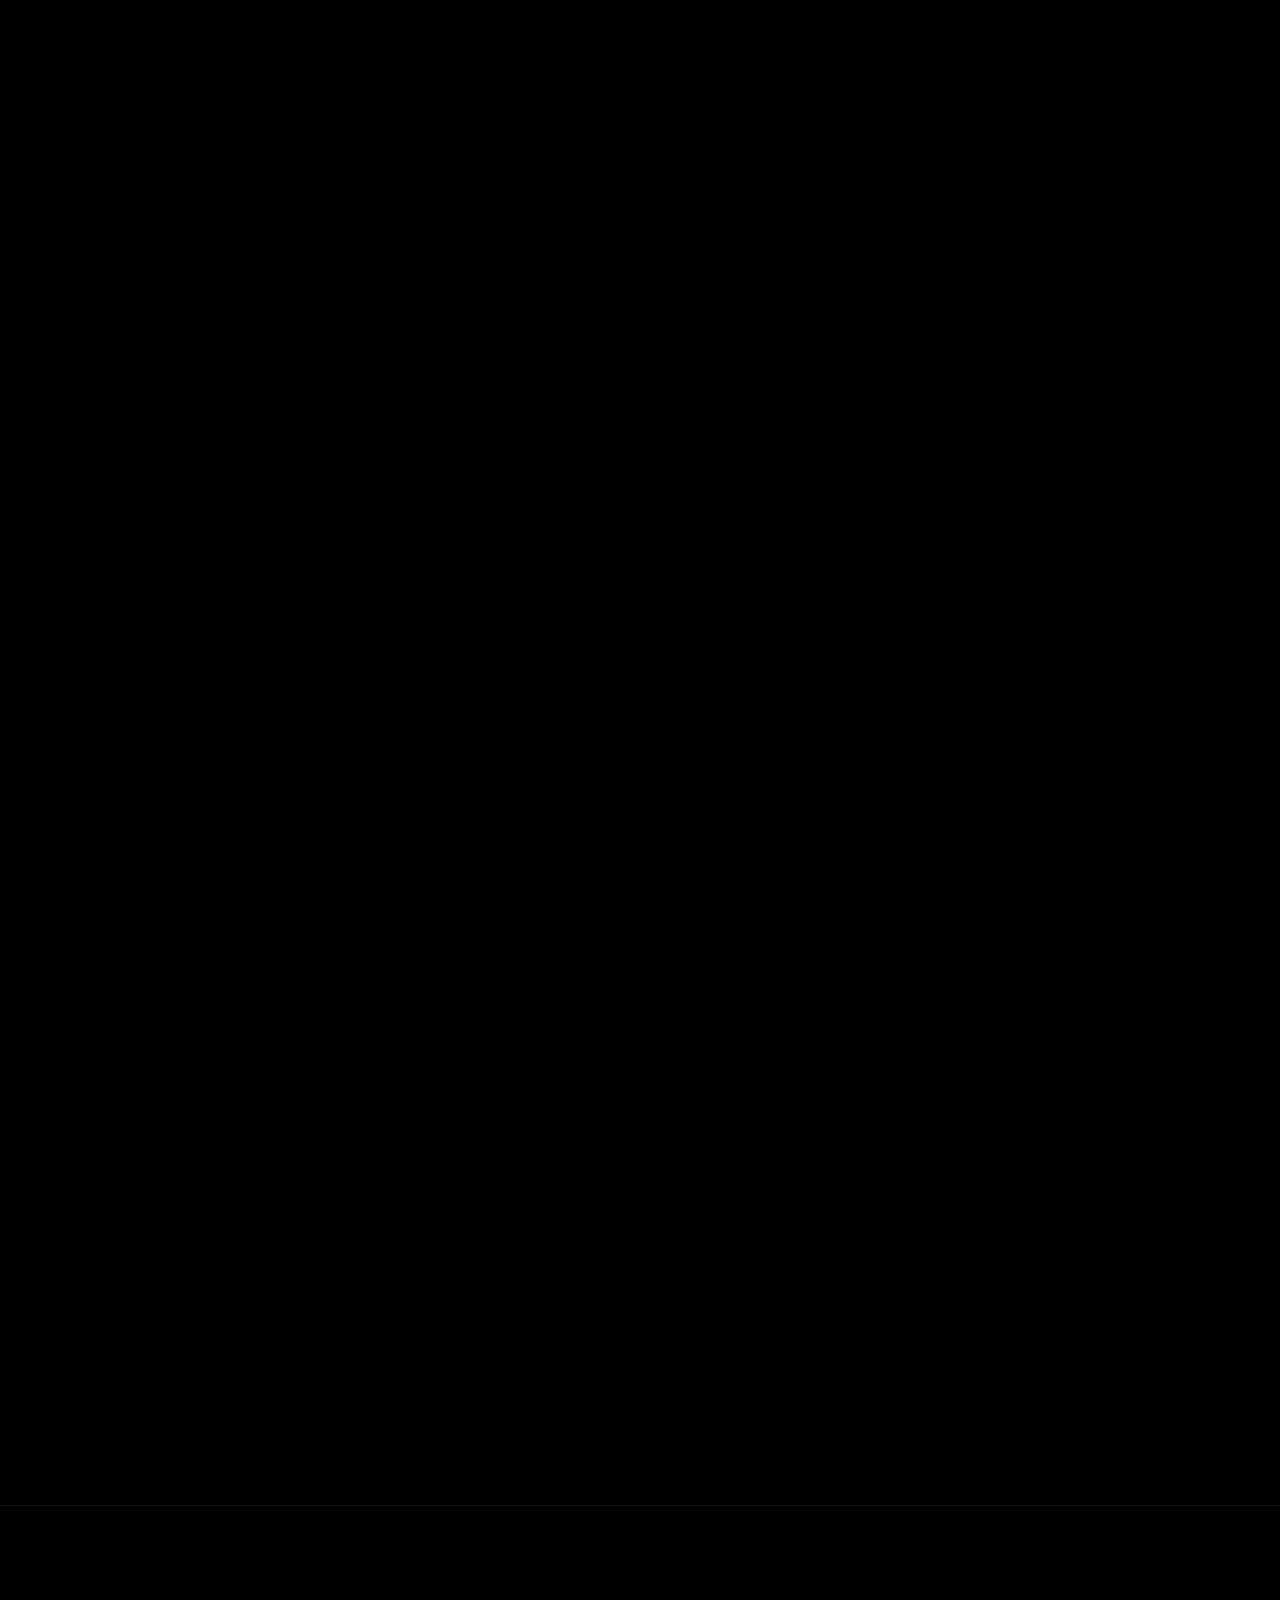
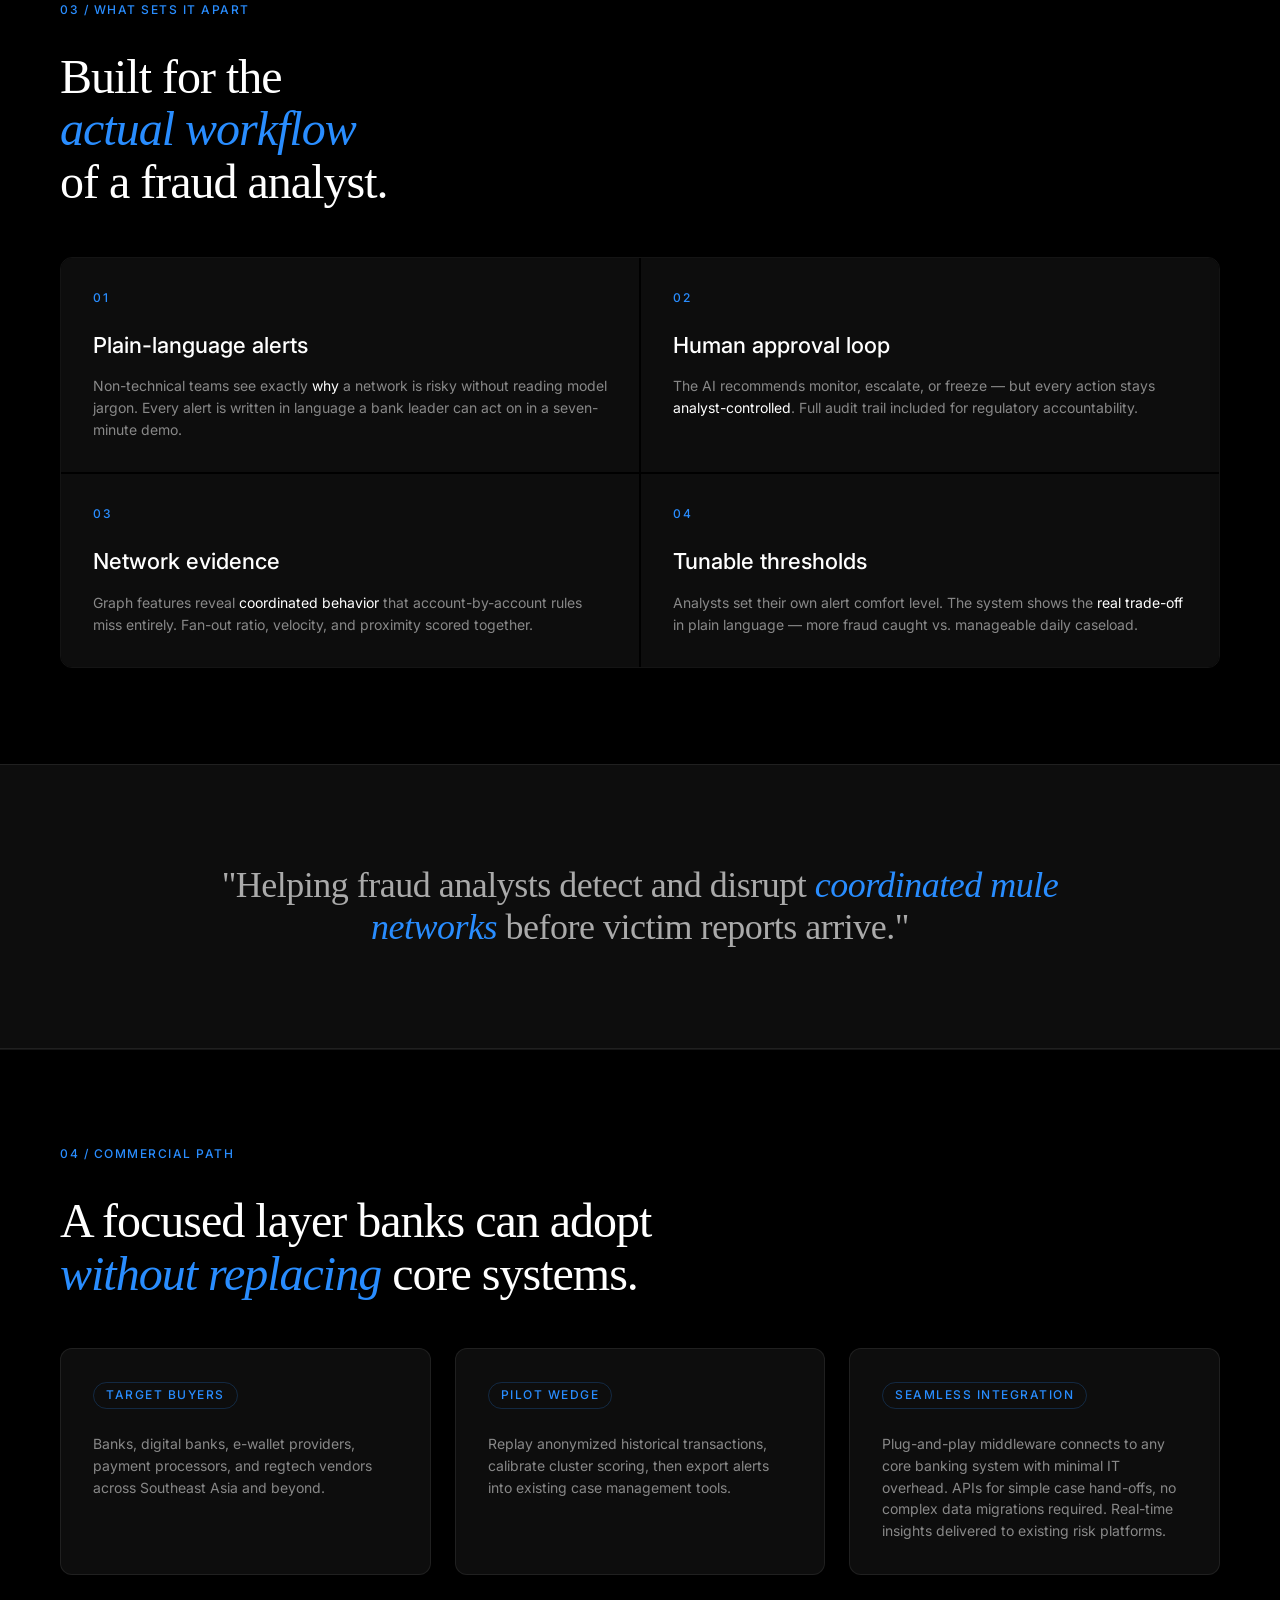
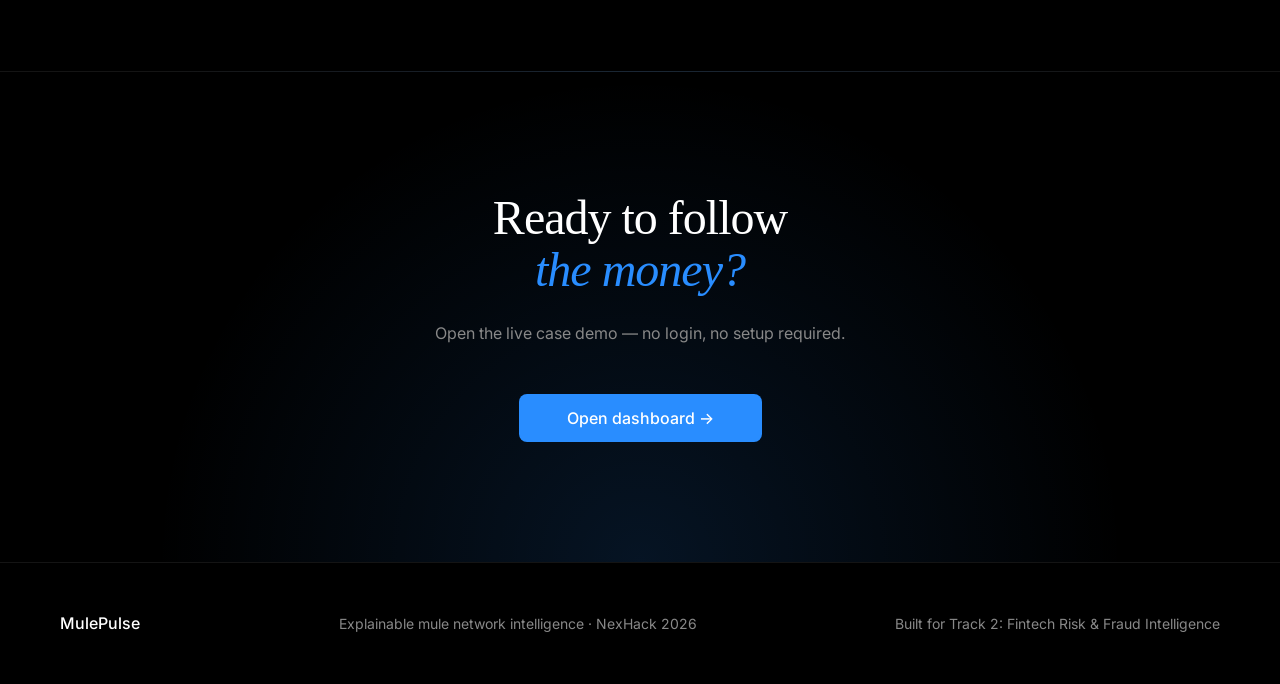
<file: frontend_edited/index.html>
<!doctype html>
<html lang="en">
  <head>
    <meta charset="UTF-8" />
    <meta name="viewport" content="width=device-width, initial-scale=1.0" />
    <title>MulePulse | See Hidden Mule Networks Before the Money Disappears</title>
    <meta name="description" content="MulePulse turns fast-moving scam transfers into a plain-language investigation workspace. Graph-native mule network detection for fraud analysts." />
    <link rel="preconnect" href="https://fonts.googleapis.com" />
    <link rel="preconnect" href="https://fonts.gstatic.com" crossorigin />
    <link href="https://fonts.googleapis.com/css2?family=Inter:wght@400;500;600;700&family=JetBrains+Mono:wght@400;500&display=swap" rel="stylesheet" />
    <link rel="stylesheet" href="styles.css" />
  </head>
  <body>

    <!-- NAV -->
    <nav class="nav" id="nav">
      <a class="nav-brand" href="#" aria-label="MulePulse">
        <span class="nav-mark">M</span>
        <span>MulePulse</span>
      </a>
      <ul class="nav-links" role="list">
        <li><a href="#problem">Problem</a></li>
        <li><a href="#how">How it works</a></li>
        <li><a href="#proof">Proof</a></li>
        <li><a href="#adoption">Adoption</a></li>
      </ul>
      <a class="nav-cta" href="dashboard.html">Open dashboard →</a>
    </nav>

    <!-- HERO -->
    <section class="hero" id="top">
      <div class="hero-noise"></div>
      <div class="hero-grid-lines"></div>

      <div class="hero-content">
        <p class="eyebrow reveal-up" data-delay="0">NexHack 2026 · Track 2 · Fintech Risk & Fraud Intelligence</p>
        <h1 class="hero-heading reveal-up" data-delay="1">
          See hidden mule<br />
          networks <em>before</em><br />
          the money<br />
          disappears.
        </h1>
        <p class="hero-sub reveal-up" data-delay="2">
          MulePulse turns fast-moving scam transfers into a<br />
          <em>plain-language investigation workspace</em>. No login, no technical setup.
        </p>
        <div class="hero-actions reveal-up" data-delay="3">
          <a class="btn-primary" href="dashboard.html" id="hero-cta">Explore live case</a>
          <a class="btn-ghost" href="#how" id="hero-how">How it works</a>
        </div>
      </div>

      <!-- Animated graph visual -->
      <div class="hero-graph reveal-up" data-delay="2" aria-hidden="true">
        <div class="hg-orb orb-center">
          <span class="orb-label">Mule hub</span>
          <span class="orb-score">91</span>
        </div>
        <div class="hg-orb orb-v1"><span>Sender A</span></div>
        <div class="hg-orb orb-v2"><span>Sender B</span></div>
        <div class="hg-orb orb-v3"><span>Sender C</span></div>
        <div class="hg-orb orb-k1 orb-known"><span>Known mule</span></div>
        <div class="hg-orb orb-c1 orb-cash"><span>Cash-out</span></div>
        <svg class="hg-svg" viewBox="0 0 520 420" aria-hidden="true">
          <defs>
            <marker id="ah" viewBox="0 0 10 10" refX="8" refY="5" markerWidth="6" markerHeight="6" orient="auto-start-reverse">
              <path d="M0 0 L10 5 L0 10z" fill="#298DFF"/>
            </marker>
            <marker id="ah-hot" viewBox="0 0 10 10" refX="8" refY="5" markerWidth="6" markerHeight="6" orient="auto-start-reverse">
              <path d="M0 0 L10 5 L0 10z" fill="#298DFF"/>
            </marker>
          </defs>
          <!-- sender lines -->
          <line class="hg-edge" x1="58" y1="100" x2="238" y2="198" marker-end="url(#ah)" />
          <line class="hg-edge" x1="58" y1="210" x2="238" y2="210" marker-end="url(#ah)" />
          <line class="hg-edge" x1="58" y1="320" x2="238" y2="222" marker-end="url(#ah)" />
          <!-- hub to downstream -->
          <line class="hg-edge hg-hot" x1="282" y1="198" x2="420" y2="112" marker-end="url(#ah-hot)" />
          <line class="hg-edge hg-hot" x1="282" y1="210" x2="420" y2="310" marker-end="url(#ah-hot)" />
          <!-- pulse ring -->
          <circle class="hg-pulse" cx="260" cy="210" r="42" />
          <circle class="hg-pulse delay1" cx="260" cy="210" r="42" />
        </svg>
        <div class="hg-card">
          <p>Cluster risk</p>
          <strong>91 <span>/100</span></strong>
          <small>Freeze review recommended</small>
        </div>
      </div>

      <div class="hero-scroll-hint" aria-hidden="true">
        <span></span>
        <p>Scroll to explore</p>
      </div>
    </section>

    <!-- TICKER -->
    <div class="ticker-wrap" aria-hidden="true">
      <div class="ticker">
        <span>Explainable AI</span><span class="ticker-dot">·</span>
        <span>Graph-native detection</span><span class="ticker-dot">·</span>
        <span>Human-in-the-loop</span><span class="ticker-dot">·</span>
        <span>Real-time risk scoring</span><span class="ticker-dot">·</span>
        <span>Mule network intelligence</span><span class="ticker-dot">·</span>
        <span>Analyst-first workflow</span><span class="ticker-dot">·</span>
        <span>Explainable AI</span><span class="ticker-dot">·</span>
        <span>Graph-native detection</span><span class="ticker-dot">·</span>
        <span>Human-in-the-loop</span><span class="ticker-dot">·</span>
        <span>Real-time risk scoring</span><span class="ticker-dot">·</span>
        <span>Mule network intelligence</span><span class="ticker-dot">·</span>
        <span>Analyst-first workflow</span><span class="ticker-dot">·</span>
      </div>
    </div>

    <!-- PROBLEM STATEMENT -->
    <section class="section problem-section" id="problem">
      <div class="container">
        <div class="section-label reveal-up">01 / Problem</div>
        <div class="problem-layout">
          <h2 class="problem-heading reveal-up">
            Most scam transfers<br />
            look <em>normal</em> when<br />
            viewed alone.
          </h2>
          <div class="problem-right">
            <p class="problem-body reveal-up">
              Mule syndicates avoid simple rule engines by splitting money across many ordinary-looking accounts. MulePulse looks at the <em>receiving network</em> instead — who collects funds, how fast money leaves, which accounts share identifiers, and how close they are to known mule activity.
            </p>
            <div class="stat-row">
              <div class="stat reveal-up" data-delay="0">
                <strong>RM 1.42M</strong>
                <span>exposed in one active case</span>
              </div>
              <div class="stat reveal-up" data-delay="1">
                <strong>17 min</strong>
                <span>average mule pass-through time</span>
              </div>
              <div class="stat reveal-up" data-delay="2">
                <strong>91 / 100</strong>
                <span>cluster risk on highest active case</span>
              </div>
            </div>
          </div>
        </div>
      </div>
    </section>

    <!-- HOW IT WORKS — horizontal sticky scroll -->
    <section class="section how-section" id="how">
      <div class="container" style="margin-bottom: 64px;">
        <div class="section-label reveal-up">02 / How it works</div>
        <h2 class="how-heading reveal-up">From transaction noise<br />to a <em>clear decision.</em></h2>
      </div>

      <div class="steps-track" id="stepsTrack">
        <div class="steps-sticky">
          <div class="steps-progress">
            <div class="steps-bar" id="stepsBar"></div>
          </div>
          <div class="steps-viewport">
            <div class="steps-slider" id="stepsSlider">

              <div class="step-slide">
                <div class="step-number">01</div>
                <h3 class="step-title">Ingest</h3>
                <p class="step-body">Transaction records, account metadata, device signals, and known mule lists are pulled in and normalised into a time-aware event stream.</p>
                <div class="step-icon">
                  <svg viewBox="0 0 80 80" fill="none" aria-hidden="true">
                    <circle cx="40" cy="40" r="38" stroke="#298DFF" stroke-width="1.5"/>
                    <path d="M24 40h32M40 24v32" stroke="#298DFF" stroke-width="2" stroke-linecap="round"/>
                    <circle cx="40" cy="40" r="8" fill="#298DFF" opacity="0.15"/>
                  </svg>
                </div>
              </div>

              <div class="step-slide">
                <div class="step-number">02</div>
                <h3 class="step-title">Connect</h3>
                <p class="step-body">A graph engine links accounts, devices, and transfers, revealing coordinated receiving networks that look like isolated transactions at the account level.</p>
                <div class="step-icon">
                  <svg viewBox="0 0 80 80" fill="none" aria-hidden="true">
                    <circle cx="20" cy="40" r="8" stroke="#298DFF" stroke-width="1.5"/>
                    <circle cx="60" cy="20" r="8" stroke="#298DFF" stroke-width="1.5"/>
                    <circle cx="60" cy="60" r="8" stroke="#298DFF" stroke-width="1.5"/>
                    <line x1="28" y1="36" x2="52" y2="24" stroke="#298DFF" stroke-width="1.5"/>
                    <line x1="28" y1="44" x2="52" y2="56" stroke="#298DFF" stroke-width="1.5"/>
                    <line x1="60" y1="28" x2="60" y2="52" stroke="#298DFF" stroke-width="1.5"/>
                  </svg>
                </div>
              </div>

              <div class="step-slide">
                <div class="step-number">03</div>
                <h3 class="step-title">Score</h3>
                <p class="step-body">Clusters are ranked by velocity, fan-out ratio, known mule proximity, and network density. The highest-risk cluster reaches the analyst first.</p>
                <div class="step-icon">
                  <svg viewBox="0 0 80 80" fill="none" aria-hidden="true">
                    <rect x="12" y="48" width="10" height="20" rx="2" fill="#298DFF" opacity="0.3"/>
                    <rect x="28" y="36" width="10" height="32" rx="2" fill="#298DFF" opacity="0.5"/>
                    <rect x="44" y="22" width="10" height="46" rx="2" fill="#298DFF" opacity="0.75"/>
                    <rect x="60" y="12" width="10" height="56" rx="2" fill="#298DFF"/>
                  </svg>
                </div>
              </div>

              <div class="step-slide">
                <div class="step-number">04</div>
                <h3 class="step-title">Explain</h3>
                <p class="step-body">A readable case file is generated for non-technical fraud teams — no model jargon, just plain-language reasoning: many sources, fast forwarding, known mule proximity.</p>
                <div class="step-icon">
                  <svg viewBox="0 0 80 80" fill="none" aria-hidden="true">
                    <rect x="16" y="12" width="48" height="56" rx="6" stroke="#298DFF" stroke-width="1.5"/>
                    <line x1="26" y1="28" x2="54" y2="28" stroke="#298DFF" stroke-width="1.5" stroke-linecap="round"/>
                    <line x1="26" y1="40" x2="54" y2="40" stroke="#298DFF" stroke-width="1.5" stroke-linecap="round"/>
                    <line x1="26" y1="52" x2="42" y2="52" stroke="#298DFF" stroke-width="1.5" stroke-linecap="round"/>
                  </svg>
                </div>
              </div>

              <div class="step-slide">
                <div class="step-number">05</div>
                <h3 class="step-title">Control</h3>
                <p class="step-body">Every enforcement action — monitor, escalate, or freeze — requires a human decision. Every choice is logged, timestamped, and auditable for regulatory compliance.</p>
                <div class="step-icon">
                  <svg viewBox="0 0 80 80" fill="none" aria-hidden="true">
                    <circle cx="40" cy="40" r="28" stroke="#298DFF" stroke-width="1.5"/>
                    <path d="M28 40l8 8 16-16" stroke="#298DFF" stroke-width="2" stroke-linecap="round" stroke-linejoin="round"/>
                  </svg>
                </div>
              </div>

            </div>
          </div>
        </div>
      </div>
    </section>

    <!-- PROOF / FEATURES -->
    <section class="section proof-section" id="proof">
      <div class="container">
        <div class="section-label reveal-up">03 / What sets it apart</div>
        <h2 class="proof-heading reveal-up">Built for the<br /><em>actual workflow</em><br />of a fraud analyst.</h2>
        <div class="proof-grid">

          <article class="proof-card reveal-up" data-delay="0">
            <div class="proof-num">01</div>
            <h3>Plain-language alerts</h3>
            <p>Non-technical teams see exactly <em>why</em> a network is risky without reading model jargon. Every alert is written in language a bank leader can act on in a seven-minute demo.</p>
          </article>

          <article class="proof-card reveal-up" data-delay="1">
            <div class="proof-num">02</div>
            <h3>Human approval loop</h3>
            <p>The AI recommends monitor, escalate, or freeze — but every action stays <em>analyst-controlled</em>. Full audit trail included for regulatory accountability.</p>
          </article>

          <article class="proof-card reveal-up" data-delay="2">
            <div class="proof-num">03</div>
            <h3>Network evidence</h3>
            <p>Graph features reveal <em>coordinated behavior</em> that account-by-account rules miss entirely. Fan-out ratio, velocity, and proximity scored together.</p>
          </article>

          <article class="proof-card reveal-up" data-delay="3">
            <div class="proof-num">04</div>
            <h3>Tunable thresholds</h3>
            <p>Analysts set their own alert comfort level. The system shows the <em>real trade-off</em> in plain language — more fraud caught vs. manageable daily caseload.</p>
          </article>

        </div>
      </div>
    </section>

    <!-- LARGE QUOTE / STATEMENT -->
    <section class="quote-section">
      <div class="container">
        <blockquote class="big-quote reveal-up">
          "Helping fraud analysts detect and disrupt <em>coordinated mule networks</em> before victim reports arrive."
        </blockquote>
      </div>
    </section>

    <!-- ADOPTION -->
    <section class="section adoption-section" id="adoption">
      <div class="container">
        <div class="section-label reveal-up">04 / Commercial path</div>
        <h2 class="adoption-heading reveal-up">A focused layer banks can adopt <em>without replacing</em> core systems.</h2>
        <div class="adoption-grid">

          <div class="adoption-card reveal-up" data-delay="0">
            <span class="adoption-tag">Target buyers</span>
            <p>Banks, digital banks, e-wallet providers, payment processors, and regtech vendors across Southeast Asia and beyond.</p>
          </div>

          <div class="adoption-card reveal-up" data-delay="1">
            <span class="adoption-tag">Pilot wedge</span>
            <p>Replay anonymized historical transactions, calibrate cluster scoring, then export alerts into existing case management tools.</p>
          </div>

          <div class="adoption-card reveal-up" data-delay="2">
            <span class="adoption-tag">Seamless integration</span>
            <p>Plug-and-play middleware connects to any core banking system with minimal IT overhead. APIs for simple case hand-offs, no complex data migrations required. Real-time insights delivered to existing risk platforms.</p>
          </div>

        </div>
      </div>
    </section>

    <!-- FINAL CTA -->
    <section class="cta-section">
      <div class="container cta-inner">
        <h2 class="cta-heading reveal-up">
          Ready to follow<br /><em>the money?</em>
        </h2>
        <p class="cta-sub reveal-up">Open the live case demo — no login, no setup required.</p>
        <a class="btn-primary btn-large reveal-up" href="dashboard.html" id="cta-dashboard">Open dashboard →</a>
      </div>
    </section>

    <!-- FOOTER -->
    <footer class="site-footer">
      <div class="container footer-inner">
        <span class="footer-brand">MulePulse</span>
        <span class="footer-tag">Explainable mule network intelligence · NexHack 2026</span>
        <span class="footer-legal">Built for Track 2: Fintech Risk & Fraud Intelligence</span>
      </div>
    </footer>

    <script src="landing.js"></script>
  </body>
</html>
</file>
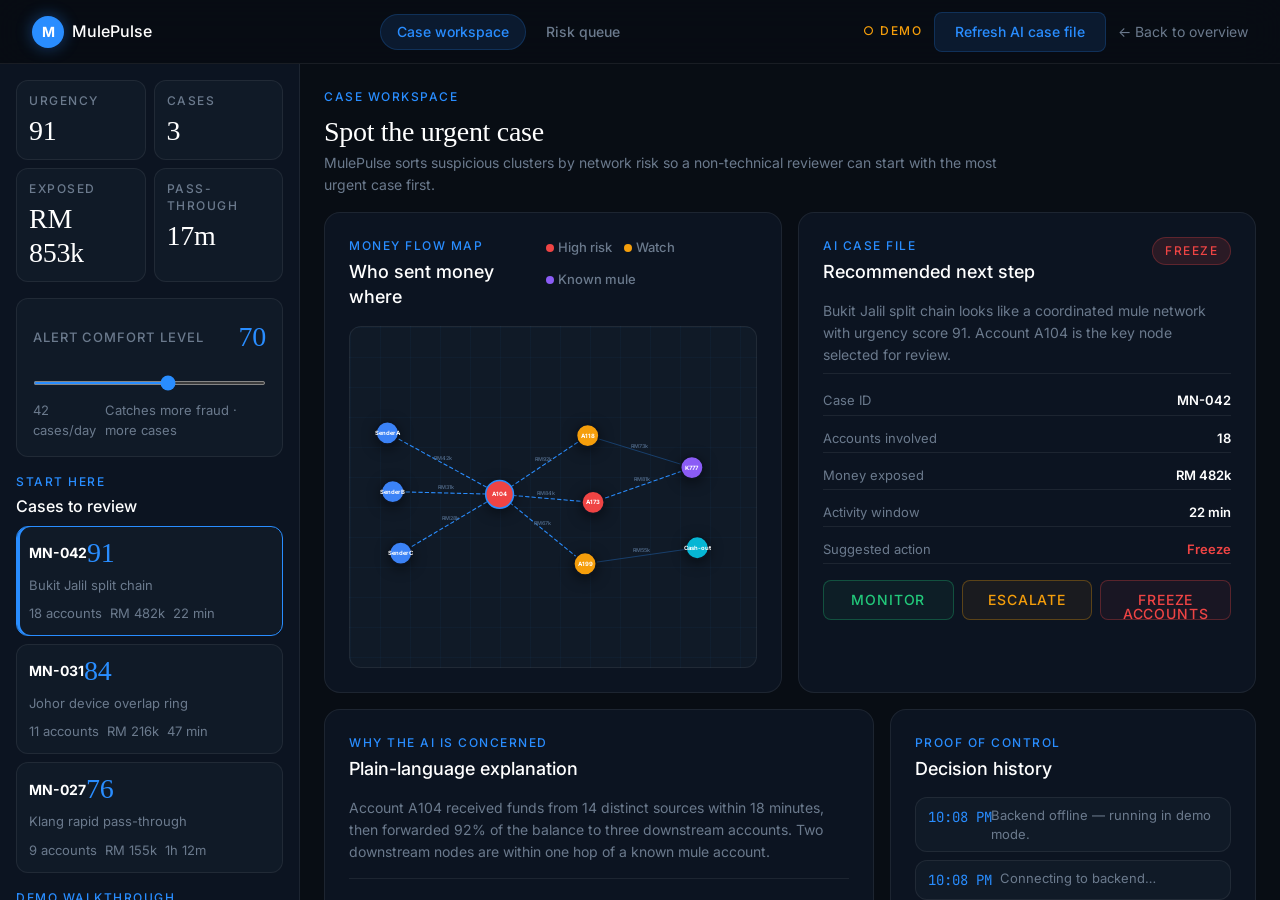
<file: dashboard.html>
<!doctype html>
<html lang="en">
  <head>
    <meta charset="UTF-8" />
    <meta name="viewport" content="width=device-width, initial-scale=1.0" />
    <title>MulePulse — Case Dashboard</title>
    <meta name="description" content="Live fraud investigation dashboard. Review mule network cases, follow money flows, and approve analyst actions." />
    <link rel="preconnect" href="https://fonts.googleapis.com" />
    <link rel="preconnect" href="https://fonts.gstatic.com" crossorigin />
    <link href="https://fonts.googleapis.com/css2?family=Inter:wght@400;500;600;700&family=JetBrains+Mono:wght@400;500&display=swap" rel="stylesheet" />
    <link rel="stylesheet" href="dashboard.css" />
  </head>
  <body>

    <!-- TOP BAR -->
    <header class="topbar">
      <a class="topbar-brand" href="index.html" aria-label="Back to MulePulse home">
        <span class="topbar-mark">M</span>
        <span>MulePulse</span>
      </a>
      <nav class="topbar-tabs" aria-label="Dashboard tabs">
        <button class="tab active" data-tab="workspace" type="button" id="tab-workspace">Case workspace</button>
        <button class="tab" data-tab="queue" type="button" id="tab-queue">Risk queue</button>
      </nav>
      <div class="topbar-right">
        <span class="live-badge" aria-label="Live data">● Live</span>
        <button class="refresh-btn" id="runAgent" type="button">Refresh AI case file</button>
        <a class="back-link" href="index.html">← Back to overview</a>
      </div>
    </header>

    <!-- MAIN CONTENT -->
    <main class="main-layout">

      <!-- SIDEBAR: Guide Steps + Queue -->
      <aside class="sidebar" aria-label="Case navigation">

        <!-- Metrics strip -->
        <section class="metric-strip" aria-label="Fraud intelligence summary">
          <div class="metric-chip">
            <span>Urgency</span>
            <strong id="networkRisk">91</strong>
          </div>
          <div class="metric-chip">
            <span>Cases</span>
            <strong id="flaggedCount">4</strong>
          </div>
          <div class="metric-chip">
            <span>Exposed</span>
            <strong id="fundsAtRisk">RM 1.42M</strong>
          </div>
          <div class="metric-chip">
            <span>Pass-through</span>
            <strong id="medianVelocity">17m</strong>
          </div>
        </section>

        <!-- Alert threshold -->
        <section class="threshold-panel" aria-label="Alert comfort controls">
          <div class="threshold-header">
            <label for="thresholdRange">Alert comfort level</label>
            <span id="thresholdValue" class="threshold-num">70</span>
          </div>
          <input id="thresholdRange" type="range" min="35" max="95" value="70" />
          <div class="threshold-foot">
            <span id="alertVolume">42 cases/day</span>
            <span id="modelTradeoff">Catches more fraud · manageable workload</span>
          </div>
        </section>

        <!-- Case queue -->
        <section class="queue-section" aria-labelledby="queueTitle">
          <div class="sidebar-heading">
            <p class="sidebar-eyebrow">Start here</p>
            <h2 id="queueTitle">Cases to review</h2>
          </div>
          <div id="clusterQueue" class="cluster-list" role="list"></div>
        </section>

        <!-- Guide steps -->
        <section class="guide-section" aria-label="Guided demo steps">
          <div class="sidebar-heading">
            <p class="sidebar-eyebrow">Demo walkthrough</p>
            <h2>Step guide</h2>
          </div>
          <div class="guide-steps">
            <button class="guide-step active" type="button" data-step="1" id="step-1">
              <span class="step-chip">1</span>
              <div>
                <strong>Spot the urgent case</strong>
                <small>Prioritize the highest-risk cluster.</small>
              </div>
            </button>
            <button class="guide-step" type="button" data-step="2" id="step-2">
              <span class="step-chip">2</span>
              <div>
                <strong>Follow the flow</strong>
                <small>See how money moves through accounts.</small>
              </div>
            </button>
            <button class="guide-step" type="button" data-step="3" id="step-3">
              <span class="step-chip">3</span>
              <div>
                <strong>Read the reason</strong>
                <small>Understand the AI explanation.</small>
              </div>
            </button>
            <button class="guide-step" type="button" data-step="4" id="step-4">
              <span class="step-chip">4</span>
              <div>
                <strong>Approve action</strong>
                <small>Choose monitor, escalate, or freeze.</small>
              </div>
            </button>
          </div>
        </section>

      </aside>

      <!-- WORKSPACE PANEL -->
      <div class="workspace">

        <!-- Workspace header -->
        <div class="ws-header">
          <div>
            <p class="ws-eyebrow">Case workspace</p>
            <h1 id="guidedTitle" class="ws-title">Spot the urgent case</h1>
            <p id="guidedText" class="ws-desc">MulePulse sorts suspicious clusters by network risk so a non-technical reviewer can start with the most urgent case first.</p>
          </div>
        </div>

        <!-- Graph + Case side by side -->
        <div class="grid-two">

          <!-- Money flow graph -->
          <section class="panel graph-panel" aria-labelledby="graphTitle">
            <div class="panel-head">
              <div>
                <p class="panel-eyebrow">Money flow map</p>
                <h2 id="graphTitle" class="panel-title">Who sent money where</h2>
              </div>
              <div class="legend" aria-label="Node legend">
                <span><i class="dot dot-risk"></i>High risk</span>
                <span><i class="dot dot-watch"></i>Watch</span>
                <span><i class="dot dot-known"></i>Known mule</span>
              </div>
            </div>
            <div class="graph-wrap">
              <svg id="networkGraph" viewBox="0 0 760 440" role="img" aria-label="Mule network transaction graph"></svg>
            </div>
          </section>

          <!-- AI Case file -->
          <section class="panel case-panel" aria-labelledby="caseTitle">
            <div class="panel-head">
              <div>
                <p class="panel-eyebrow">AI case file</p>
                <h2 id="caseTitle" class="panel-title">Recommended next step</h2>
              </div>
              <span id="caseBadge" class="case-badge">Escalate</span>
            </div>
            <div id="caseDetails" class="case-details"></div>
            <div class="action-row" aria-label="Analyst decisions">
              <button class="decision-btn monitor" type="button" data-action="Monitor" id="btn-monitor">Monitor</button>
              <button class="decision-btn escalate" type="button" data-action="Escalate" id="btn-escalate">Escalate</button>
              <button class="decision-btn freeze" type="button" data-action="Freeze" id="btn-freeze">Freeze accounts</button>
            </div>
          </section>

        </div>

        <!-- Explain + Timeline side by side -->
        <div class="grid-two grid-two-sm">

          <!-- Why AI is concerned -->
          <section class="panel explain-panel" aria-labelledby="explainTitle">
            <div class="panel-head">
              <div>
                <p class="panel-eyebrow">Why the AI is concerned</p>
                <h2 id="explainTitle" class="panel-title">Plain-language explanation</h2>
              </div>
            </div>
            <p id="explanationText" class="explanation-text"></p>
            <div id="featureList" class="feature-list"></div>
          </section>

          <!-- Decision history -->
          <section class="panel timeline-panel" aria-labelledby="timelineTitle">
            <div class="panel-head">
              <div>
                <p class="panel-eyebrow">Proof of control</p>
                <h2 id="timelineTitle" class="panel-title">Decision history</h2>
              </div>
            </div>
            <ol id="activityLog" class="timeline" aria-label="Activity log"></ol>
          </section>

        </div>

      </div>

    </main>

    <script src="app.js"></script>
  </body>
</html>
</file>
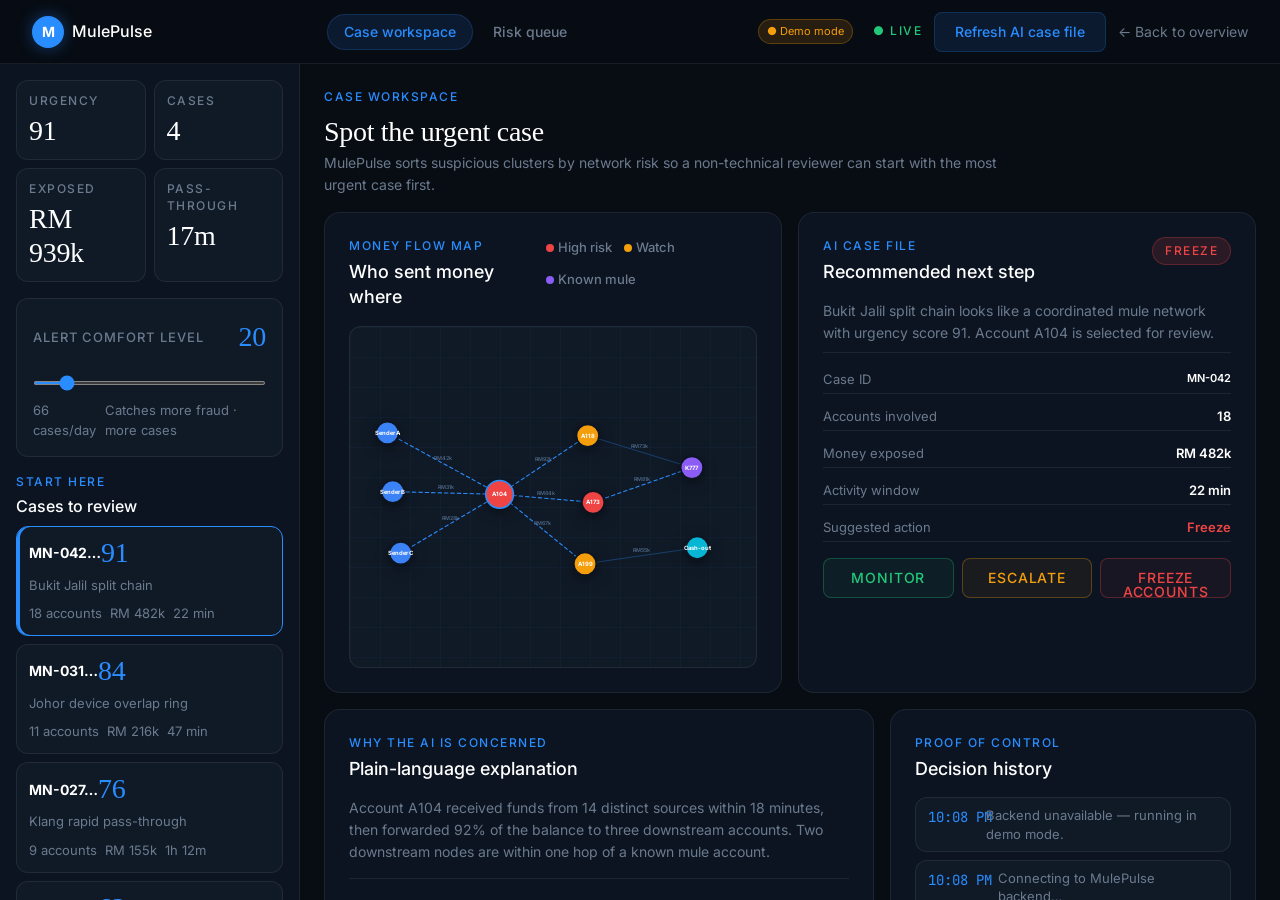
<file: frontend_edited/dashboard.html>
<!doctype html>
<html lang="en">
  <head>
    <meta charset="UTF-8" />
    <meta name="viewport" content="width=device-width, initial-scale=1.0" />
    <title>MulePulse — Case Dashboard</title>
    <meta name="description" content="Live fraud investigation dashboard. Review mule network cases, follow money flows, and approve analyst actions." />
    <link rel="preconnect" href="https://fonts.googleapis.com" />
    <link rel="preconnect" href="https://fonts.gstatic.com" crossorigin />
    <link href="https://fonts.googleapis.com/css2?family=Inter:wght@400;500;600;700&family=JetBrains+Mono:wght@400;500&display=swap" rel="stylesheet" />
    <link rel="stylesheet" href="dashboard.css" />
  </head>
  <body>

    <!-- TOP BAR -->
    <header class="topbar">
      <a class="topbar-brand" href="index.html" aria-label="Back to MulePulse home">
        <span class="topbar-mark">M</span>
        <span>MulePulse</span>
      </a>
      <nav class="topbar-tabs" aria-label="Dashboard tabs">
        <button class="tab active" data-tab="workspace" type="button" id="tab-workspace">Case workspace</button>
        <button class="tab" data-tab="queue" type="button" id="tab-queue">Risk queue</button>
      </nav>
      <div class="topbar-right">
        <span class="live-badge" aria-label="Live data">● Live</span>
        <button class="refresh-btn" id="runAgent" type="button">Refresh AI case file</button>
        <a class="back-link" href="index.html">← Back to overview</a>
      </div>
    </header>

    <!-- MAIN CONTENT -->
    <main class="main-layout">

      <!-- SIDEBAR: Guide Steps + Queue -->
      <aside class="sidebar" aria-label="Case navigation">

        <!-- Metrics strip -->
        <section class="metric-strip" aria-label="Fraud intelligence summary">
          <div class="metric-chip">
            <span>Urgency</span>
            <strong id="networkRisk">91</strong>
          </div>
          <div class="metric-chip">
            <span>Cases</span>
            <strong id="flaggedCount">4</strong>
          </div>
          <div class="metric-chip">
            <span>Exposed</span>
            <strong id="fundsAtRisk">RM 1.42M</strong>
          </div>
          <div class="metric-chip">
            <span>Pass-through</span>
            <strong id="medianVelocity">17m</strong>
          </div>
        </section>

        <!-- Alert threshold -->
        <section class="threshold-panel" aria-label="Alert comfort controls">
          <div class="threshold-header">
            <label for="thresholdRange">Alert comfort level</label>
            <span id="thresholdValue" class="threshold-num">70</span>
          </div>
          <input id="thresholdRange" type="range" min="10" max="95" value="20" />
          <div class="threshold-foot">
            <span id="alertVolume">42 cases/day</span>
            <span id="modelTradeoff">Catches more fraud · manageable workload</span>
          </div>
        </section>

        <!-- Case queue -->
        <section class="queue-section" aria-labelledby="queueTitle">
          <div class="sidebar-heading">
            <p class="sidebar-eyebrow">Start here</p>
            <h2 id="queueTitle">Cases to review</h2>
          </div>
          <div id="clusterQueue" class="cluster-list" role="list"></div>
        </section>

        <!-- Guide steps -->
        <section class="guide-section" aria-label="Guided demo steps">
          <div class="sidebar-heading">
            <p class="sidebar-eyebrow">Demo walkthrough</p>
            <h2>Step guide</h2>
          </div>
          <div class="guide-steps">
            <button class="guide-step active" type="button" data-step="1" id="step-1">
              <span class="step-chip">1</span>
              <div>
                <strong>Spot the urgent case</strong>
                <small>Prioritize the highest-risk cluster.</small>
              </div>
            </button>
            <button class="guide-step" type="button" data-step="2" id="step-2">
              <span class="step-chip">2</span>
              <div>
                <strong>Follow the flow</strong>
                <small>See how money moves through accounts.</small>
              </div>
            </button>
            <button class="guide-step" type="button" data-step="3" id="step-3">
              <span class="step-chip">3</span>
              <div>
                <strong>Read the reason</strong>
                <small>Understand the AI explanation.</small>
              </div>
            </button>
            <button class="guide-step" type="button" data-step="4" id="step-4">
              <span class="step-chip">4</span>
              <div>
                <strong>Approve action</strong>
                <small>Choose monitor, escalate, or freeze.</small>
              </div>
            </button>
          </div>
        </section>

      </aside>

      <!-- WORKSPACE PANEL -->
      <div class="workspace">

        <!-- Workspace header -->
        <div class="ws-header">
          <div>
            <p class="ws-eyebrow">Case workspace</p>
            <h1 id="guidedTitle" class="ws-title">Spot the urgent case</h1>
            <p id="guidedText" class="ws-desc">MulePulse sorts suspicious clusters by network risk so a non-technical reviewer can start with the most urgent case first.</p>
          </div>
        </div>

        <!-- Graph + Case side by side -->
        <div class="grid-two">

          <!-- Money flow graph -->
          <section class="panel graph-panel" aria-labelledby="graphTitle">
            <div class="panel-head">
              <div>
                <p class="panel-eyebrow">Money flow map</p>
                <h2 id="graphTitle" class="panel-title">Who sent money where</h2>
              </div>
              <div class="legend" aria-label="Node legend">
                <span><i class="dot dot-risk"></i>High risk</span>
                <span><i class="dot dot-watch"></i>Watch</span>
                <span><i class="dot dot-known"></i>Known mule</span>
              </div>
            </div>
            <div class="graph-wrap">
              <svg id="networkGraph" viewBox="0 0 760 440" role="img" aria-label="Mule network transaction graph"></svg>
            </div>
          </section>

          <!-- AI Case file -->
          <section class="panel case-panel" aria-labelledby="caseTitle">
            <div class="panel-head">
              <div>
                <p class="panel-eyebrow">AI case file</p>
                <h2 id="caseTitle" class="panel-title">Recommended next step</h2>
              </div>
              <span id="caseBadge" class="case-badge">Escalate</span>
            </div>
            <div id="caseDetails" class="case-details"></div>
            <div class="action-row" aria-label="Analyst decisions">
              <button class="decision-btn monitor" type="button" data-action="Monitor" id="btn-monitor">Monitor</button>
              <button class="decision-btn escalate" type="button" data-action="Escalate" id="btn-escalate">Escalate</button>
              <button class="decision-btn freeze" type="button" data-action="Freeze" id="btn-freeze">Freeze accounts</button>
            </div>
          </section>

        </div>

        <!-- Explain + Timeline side by side -->
        <div class="grid-two grid-two-sm">

          <!-- Why AI is concerned -->
          <section class="panel explain-panel" aria-labelledby="explainTitle">
            <div class="panel-head">
              <div>
                <p class="panel-eyebrow">Why the AI is concerned</p>
                <h2 id="explainTitle" class="panel-title">Plain-language explanation</h2>
              </div>
            </div>
            <p id="explanationText" class="explanation-text"></p>
            <div id="featureList" class="feature-list"></div>
          </section>

          <!-- Decision history -->
          <section class="panel timeline-panel" aria-labelledby="timelineTitle">
            <div class="panel-head">
              <div>
                <p class="panel-eyebrow">Proof of control</p>
                <h2 id="timelineTitle" class="panel-title">Decision history</h2>
              </div>
            </div>
            <ol id="activityLog" class="timeline" aria-label="Activity log"></ol>
          </section>

        </div>

      </div>

    </main>

    <script src="app.js"></script>
  </body>
</html>
</file>
<file: styles.css>
/* =============================================
   MULEPULSE — LANDING PAGE STYLES
   Typography: typography.md
   Display: Copernicus / Tiempos Headline (serif)
   Body/UI: StyreneB / Inter (sans)
   Code: JetBrains Mono
   Colors: #298DFF (blue) · #000000 (black)
   ============================================= */

/* --- TYPOGRAPHY TOKENS (from typography.md) --- */
:root {
  /* Font families */
  --font-display: "Copernicus", "Tiempos Headline", Georgia, "Times New Roman", serif;
  --font-ui:      "StyreneB", Inter, -apple-system, BlinkMacSystemFont, "Segoe UI", Roboto, sans-serif;
  --font-mono:    "JetBrains Mono", ui-monospace, "Cascadia Code", "Fira Code", monospace;

  /* Typography scale */
  --type-display-xl-size:    64px;
  --type-display-xl-weight:  400;
  --type-display-xl-lh:      1.05;
  --type-display-xl-ls:      -1.5px;

  --type-display-lg-size:    48px;
  --type-display-lg-weight:  400;
  --type-display-lg-lh:      1.1;
  --type-display-lg-ls:      -1px;

  --type-display-md-size:    36px;
  --type-display-md-weight:  400;
  --type-display-md-lh:      1.15;
  --type-display-md-ls:      -0.5px;

  --type-display-sm-size:    28px;
  --type-display-sm-weight:  400;
  --type-display-sm-lh:      1.2;
  --type-display-sm-ls:      -0.3px;

  --type-title-lg-size:  22px;
  --type-title-lg-weight: 500;
  --type-title-lg-lh:    1.3;

  --type-title-md-size:  18px;
  --type-title-md-weight: 500;
  --type-title-md-lh:    1.4;

  --type-title-sm-size:  16px;
  --type-title-sm-weight: 500;
  --type-title-sm-lh:    1.4;

  --type-body-md-size:   16px;
  --type-body-md-weight: 400;
  --type-body-md-lh:     1.55;

  --type-body-sm-size:   14px;
  --type-body-sm-weight: 400;
  --type-body-sm-lh:     1.55;

  --type-caption-size:   13px;
  --type-caption-weight: 500;
  --type-caption-lh:     1.4;

  --type-caption-up-size:   12px;
  --type-caption-up-weight: 500;
  --type-caption-up-lh:     1.4;
  --type-caption-up-ls:     1.5px;

  --type-code-size:   14px;
  --type-code-weight: 400;
  --type-code-lh:     1.6;

  --type-button-size:   14px;
  --type-button-weight: 500;
  --type-button-lh:     1;

  --type-nav-size:   14px;
  --type-nav-weight: 500;
  --type-nav-lh:     1.4;

  /* Rounded (from rounded tokens) */
  --r-xs:   4px;
  --r-sm:   6px;
  --r-md:   8px;
  --r-lg:   12px;
  --r-xl:   16px;
  --r-pill: 9999px;

  /* Spacing (from spacing tokens) */
  --sp-xxs: 4px;
  --sp-xs:  8px;
  --sp-sm:  12px;
  --sp-md:  16px;
  --sp-lg:  24px;
  --sp-xl:  32px;
  --sp-xxl: 48px;
  --sp-section: 96px;

  /* Component tokens */
  --btn-height:   40px;
  --btn-padding:  var(--sp-sm) 20px;    /* 12px 20px */
  --nav-height:   64px;
  --hero-padding: var(--sp-section);    /* 96px */
  --card-padding: var(--sp-xl);         /* 32px */

  /* Color palette */
  --blue:    #298DFF;
  --blue-d:  #1a6fd4;
  --blue-g:  rgba(41, 141, 255, 0.12);
  --black:   #000000;
  --white:   #ffffff;
  --grey-1:  #0d0d0d;
  --grey-2:  #141414;
  --grey-3:  #1c1c1c;
  --grey-4:  #2a2a2a;
  --grey-m:  #888888;
  --grey-l:  #aaaaaa;
  --line:    rgba(255, 255, 255, 0.08);
  --line-b:  rgba(41, 141, 255, 0.22);
  --shadow:  0 32px 80px rgba(0, 0, 0, 0.7);
  --ease:    cubic-bezier(0.16, 1, 0.3, 1);
}

/* --- RESET ------------------------------------ */
*, *::before, *::after { box-sizing: border-box; margin: 0; padding: 0; }

html {
  scroll-behavior: smooth;
  background: var(--black);
  color: var(--white);
  /* body-md base */
  font-family: var(--font-ui);
  font-size: var(--type-body-md-size);
  font-weight: var(--type-body-md-weight);
  line-height: var(--type-body-md-lh);
  letter-spacing: 0;
  -webkit-font-smoothing: antialiased;
  -moz-osx-font-smoothing: grayscale;
}

body { background: var(--black); overflow-x: hidden; }
a { color: inherit; text-decoration: none; }
button { font: inherit; cursor: pointer; border: none; background: none; }
ul, ol { list-style: none; }
img, svg { display: block; max-width: 100%; }

/* em: blue highlight by default — italic only inside serif display headings */
em {
  color: var(--blue);
  font-style: normal;          /* sans-serif body em = blue, not italic */
}

/* Serif/display contexts: em gets italic (Copernicus italic is intentional) */
h1 em,
h2 em,
h3 em,
.hero-heading em,
.problem-heading em,
.how-heading em,
.proof-heading em,
.adoption-heading em,
.cta-heading em,
.big-quote em {
  font-style: italic;
}

/* --- CONTAINER -------------------------------- */
.container {
  width: min(1160px, calc(100% - 48px));
  margin-inline: auto;
}

/* =============================================
   TYPOGRAPHY UTILITIES
   Directly mapped to typography.md tokens
   ============================================= */

/* Display face — Copernicus / Tiempos Headline */
h1, h2, h3, h4,
.display-xl, .display-lg, .display-md, .display-sm {
  font-family: var(--font-display);
  font-weight: 400;          /* display: always 400, never bold */
}

/* display-xl — 64px, lh 1.05, ls -1.5px */
h1 {
  font-size: clamp(36px, 6.5vw, var(--type-display-xl-size));
  line-height: var(--type-display-xl-lh);
  letter-spacing: var(--type-display-xl-ls);
}

/* display-lg — 48px, lh 1.1, ls -1px */
h2 {
  font-size: clamp(28px, 4.5vw, var(--type-display-lg-size));
  line-height: var(--type-display-lg-lh);
  letter-spacing: var(--type-display-lg-ls);
}

/* display-md — 36px, lh 1.15, ls -0.5px */
h3 {
  font-size: clamp(22px, 3vw, var(--type-display-md-size));
  line-height: var(--type-display-md-lh);
  letter-spacing: var(--type-display-md-ls);
}

/* title-lg — 22px, 500, lh 1.3, StyreneB */
.title-lg {
  font-family: var(--font-ui);
  font-size: var(--type-title-lg-size);
  font-weight: var(--type-title-lg-weight);
  line-height: var(--type-title-lg-lh);
  letter-spacing: 0;
}

/* body-md (default) — 16px, 400, lh 1.55 */
p { font-family: var(--font-ui); }

/* caption-uppercase — 12px, 500, ls 1.5px */
.section-label,
.eyebrow,
.panel-eyebrow,
.ws-eyebrow,
.sidebar-eyebrow,
.proof-num,
.adoption-tag,
.live-badge {
  font-family: var(--font-ui);
  font-size: var(--type-caption-up-size);
  font-weight: var(--type-caption-up-weight);
  line-height: var(--type-caption-up-lh);
  letter-spacing: var(--type-caption-up-ls);
  text-transform: uppercase;
  color: var(--blue);
}

/* --- SCROLL REVEAL --------------------------- */
.reveal-up {
  opacity: 0;
  transform: translateY(40px);
  transition: opacity 0.8s var(--ease), transform 0.8s var(--ease);
}
.reveal-up[data-delay="1"] { transition-delay: 0.1s; }
.reveal-up[data-delay="2"] { transition-delay: 0.2s; }
.reveal-up[data-delay="3"] { transition-delay: 0.32s; }
.reveal-up.visible { opacity: 1; transform: translateY(0); }

/* =============================================
   BUTTONS  (button component token)
   height: 40px · padding: 12px 20px · rounded md (8px)
   font: 14px / 500 / StyreneB
   ============================================= */
.btn-primary,
.btn-ghost {
  display: inline-flex;
  align-items: center;
  justify-content: center;
  gap: var(--sp-xs);
  height: var(--btn-height);
  padding: var(--btn-padding);
  border-radius: var(--r-md);          /* rounded md = 8px */
  font-family: var(--font-ui);
  font-size: var(--type-button-size);
  font-weight: var(--type-button-weight);
  line-height: var(--type-button-lh);
  letter-spacing: 0;
  cursor: pointer;
  transition: background 0.2s var(--ease), transform 0.2s var(--ease), box-shadow 0.2s var(--ease);
}

.btn-primary {
  background: var(--blue);
  color: var(--white);
  border: none;
  box-shadow: 0 0 0 0 rgba(41, 141, 255, 0);
}
.btn-primary:hover {
  background: var(--blue-d);
  transform: translateY(-2px);
  box-shadow: 0 12px 32px rgba(41, 141, 255, 0.3);
}

/* Large variant for CTA — display-sm sizing */
.btn-primary.btn-large {
  height: 48px;
  padding: var(--sp-md) var(--sp-xxl);
  font-size: var(--type-title-sm-size);    /* 16px */
  font-weight: var(--type-title-sm-weight);
}

.btn-ghost {
  background: transparent;
  border: 1px solid var(--line);
  color: var(--grey-l);
}
.btn-ghost:hover {
  border-color: var(--blue);
  color: var(--blue);
  transform: translateY(-2px);
}

/* =============================================
   NAV  (top-nav token: height 64px, nav-link type)
   ============================================= */
.nav {
  position: fixed;
  top: 0; left: 0; right: 0;
  z-index: 100;
  display: grid;
  grid-template-columns: auto 1fr auto;
  align-items: center;
  gap: var(--sp-lg);
  padding: 0 var(--sp-xxl);
  height: var(--nav-height);            /* 64px from top-nav token */
  background: rgba(0, 0, 0, 0.78);
  backdrop-filter: blur(20px);
  -webkit-backdrop-filter: blur(20px);
  border-bottom: 1px solid var(--line);
  transition: background 0.3s, border-color 0.3s;
}
.nav.scrolled {
  background: rgba(0, 0, 0, 0.94);
  border-bottom-color: rgba(41, 141, 255, 0.15);
}

.nav-brand {
  display: flex;
  align-items: center;
  gap: var(--sp-xs);
  /* title-md for brand name */
  font-family: var(--font-ui);
  font-size: var(--type-title-md-size);
  font-weight: var(--type-title-md-weight);
  letter-spacing: 0;
}

.nav-mark {
  display: grid;
  place-items: center;
  width: 36px; height: 36px;
  border-radius: var(--r-pill);
  background: var(--blue);
  color: var(--white);
  font-family: var(--font-ui);
  font-size: var(--type-button-size);
  font-weight: 700;
  box-shadow: 0 0 20px rgba(41, 141, 255, 0.45);
}

.nav-links {
  display: flex;
  justify-content: center;
  gap: var(--sp-xxs);
}

/* nav-link token: 14px, 500, lh 1.4 */
.nav-links a {
  display: inline-flex;
  align-items: center;
  height: 36px;
  padding: 0 var(--sp-md);
  border-radius: var(--r-pill);
  font-family: var(--font-ui);
  font-size: var(--type-nav-size);
  font-weight: var(--type-nav-weight);
  line-height: var(--type-nav-lh);
  color: var(--grey-m);
  transition: color 0.2s, background 0.2s;
}
.nav-links a:hover { color: var(--white); background: rgba(255,255,255,0.06); }

.nav-cta {
  display: inline-flex;
  align-items: center;
  height: 36px;
  padding: 0 var(--sp-md);
  border-radius: var(--r-md);          /* rounded md */
  background: var(--blue);
  color: var(--white);
  font-family: var(--font-ui);
  font-size: var(--type-nav-size);
  font-weight: var(--type-nav-weight);
  transition: background 0.2s, transform 0.2s var(--ease);
}
.nav-cta:hover { background: var(--blue-d); transform: translateY(-1px); }

/* =============================================
   HERO  (hero-band token: padding 96px, display-xl)
   ============================================= */
.hero {
  position: relative;
  min-height: 100svh;
  display: grid;
  grid-template-columns: 1fr 1fr;
  align-items: center;
  gap: var(--sp-xxl);
  /* hero-band padding token = 96px sides */
  padding: calc(var(--nav-height) + var(--sp-xxl)) var(--hero-padding) var(--sp-xxl);
  overflow: hidden;
  background: var(--black);
}

/* bg decorations */
.hero-noise {
  position: absolute; inset: 0;
  opacity: 0.03;
  background-image: url("data:image/svg+xml,%3Csvg viewBox='0 0 256 256' xmlns='http://www.w3.org/2000/svg'%3E%3Cfilter id='n'%3E%3CfeTurbulence type='fractalNoise' baseFrequency='0.9' numOctaves='4' stitchTiles='stitch'/%3E%3C/filter%3E%3Crect width='100%25' height='100%25' filter='url(%23n)'/%3E%3C/svg%3E");
  background-size: 200px 200px;
  pointer-events: none;
}
.hero-grid-lines {
  position: absolute; inset: 0;
  background-image:
    linear-gradient(rgba(41,141,255,0.04) 1px, transparent 1px),
    linear-gradient(90deg, rgba(41,141,255,0.04) 1px, transparent 1px);
  background-size: 60px 60px;
  pointer-events: none;
}
.hero::before {
  content: '';
  position: absolute;
  top: -120px; left: -80px;
  width: 700px; height: 700px;
  background: radial-gradient(circle, rgba(41,141,255,0.18) 0%, transparent 70%);
  pointer-events: none;
}

.hero-content {
  position: relative;
  z-index: 2;
  max-width: 600px;
}

/* eyebrow = caption-uppercase */
.eyebrow { margin-bottom: var(--sp-lg); }

/* hero h1 = display-xl */
.hero-heading {
  margin-bottom: var(--sp-xl);
  color: var(--white);
}
.hero-heading em { display: inline-block; color: var(--blue); font-style: italic; }

/* hero sub = body-md */
.hero-sub {
  font-size: var(--type-body-md-size);
  color: var(--grey-l);
  line-height: var(--type-body-md-lh);
  margin-bottom: var(--sp-xxl);
}
.hero-sub em { color: var(--white); }

.hero-actions {
  display: flex;
  align-items: center;
  gap: var(--sp-md);
  flex-wrap: wrap;
}

/* --- hero graph -------------------------------- */
.hero-graph {
  position: relative;
  z-index: 2;
  height: 440px;
  border: 1px solid var(--line-b);
  border-radius: var(--r-xl);           /* 16px */
  background:
    radial-gradient(circle at 40% 50%, rgba(41,141,255,0.10) 0%, transparent 60%),
    var(--grey-1);
}

.hg-svg {
  position: absolute; inset: 0;
  width: 100%; height: 100%;
}

.hg-edge {
  stroke: rgba(41,141,255,0.35);
  stroke-width: 1.5;
  stroke-dasharray: 6 4;
  animation: dashMove 3s linear infinite;
}
.hg-edge.hg-hot { stroke: var(--blue); stroke-width: 2; opacity: 0.8; }
@keyframes dashMove { to { stroke-dashoffset: -40; } }

.hg-pulse {
  fill: none;
  stroke: var(--blue);
  stroke-width: 1;
  opacity: 0;
  animation: pulseRing 3s ease-out infinite;
}
.hg-pulse.delay1 { animation-delay: 1.5s; }
@keyframes pulseRing {
  0%   { r: 42; opacity: 0.6; }
  100% { r: 80; opacity: 0; }
}

.hg-orb {
  position: absolute;
  display: grid;
  place-items: center;
  text-align: center;
  border-radius: 50%;
  /* caption token: 13px, 500 */
  font-family: var(--font-ui);
  font-size: var(--type-caption-size);
  font-weight: var(--type-caption-weight);
  color: var(--grey-l);
  border: 1px solid var(--line-b);
  background: var(--grey-2);
}

.orb-center {
  left: 50%; top: 50%;
  transform: translate(-50%, -50%);
  width: 90px; height: 90px;
  background: var(--blue);
  border-color: var(--blue);
  color: var(--white);
  box-shadow: 0 0 40px rgba(41,141,255,0.5);
  animation: floatOrb 4s ease-in-out infinite;
}
@keyframes floatOrb {
  0%, 100% { transform: translate(-50%, -50%) scale(1); }
  50%       { transform: translate(-50%, -54%) scale(1.03); }
}

.orb-label { font-size: 10px; opacity: 0.9; }
.orb-score {
  /* display-sm: 28px, 400 */
  font-family: var(--font-display);
  font-size: 24px;
  font-weight: 400;
  line-height: 1;
  letter-spacing: -0.3px;
}

.orb-v1 { width: 62px; height: 62px; left: 4%; top: 18%; }
.orb-v2 { width: 62px; height: 62px; left: 4%; top: 45%; }
.orb-v3 { width: 62px; height: 62px; left: 4%; bottom: 14%; }
.orb-k1 { width: 68px; height: 68px; right: 6%; top: 14%; border-color: rgba(41,141,255,0.5); color: var(--blue); }
.orb-c1 { width: 68px; height: 68px; right: 6%; bottom: 14%; }

.hg-card {
  position: absolute;
  bottom: -1px; right: -1px;
  padding: var(--sp-md) var(--sp-lg);
  border-radius: 0 0 var(--r-xl) 0;
  background: var(--grey-2);
  border: 1px solid var(--line-b);
  border-top-left-radius: var(--r-lg);
}
/* caption */
.hg-card p {
  font-family: var(--font-ui);
  font-size: var(--type-caption-size);
  color: var(--grey-m);
  margin-bottom: var(--sp-xxs);
}
/* display-sm: 28px */
.hg-card strong {
  display: block;
  font-family: var(--font-display);
  font-size: var(--type-display-sm-size);
  font-weight: var(--type-display-sm-weight);
  line-height: var(--type-display-sm-lh);
  letter-spacing: var(--type-display-sm-ls);
  color: var(--white);
}
.hg-card strong span { font-size: var(--type-caption-size); color: var(--grey-m); }
.hg-card small {
  font-family: var(--font-ui);
  font-size: var(--type-caption-size);
  color: var(--blue);
}

.hero-scroll-hint {
  position: absolute;
  bottom: 36px; left: 50%;
  transform: translateX(-50%);
  display: flex; flex-direction: column;
  align-items: center; gap: var(--sp-xs);
  opacity: 0.5;
  animation: fadeInUp 1s 1.2s var(--ease) both;
}
@keyframes fadeInUp {
  from { opacity: 0; transform: translate(-50%, 16px); }
  to   { opacity: 0.5; transform: translate(-50%, 0); }
}
.hero-scroll-hint span {
  display: block; width: 1px; height: 44px;
  background: linear-gradient(to bottom, transparent, var(--blue));
  animation: lineGrow 1.5s ease-in-out infinite;
}
@keyframes lineGrow {
  0%, 100% { opacity: 0.3; height: 30px; }
  50%       { opacity: 1;   height: 50px; }
}
.hero-scroll-hint p {
  font-family: var(--font-ui);
  font-size: var(--type-caption-up-size);
  letter-spacing: var(--type-caption-up-ls);
  text-transform: uppercase;
  color: var(--grey-m);
}

/* =============================================
   TICKER
   ============================================= */
.ticker-wrap {
  overflow: hidden;
  padding: var(--sp-md) 0;
  border-top: 1px solid var(--line);
  border-bottom: 1px solid var(--line);
  background: var(--grey-1);
}
.ticker {
  display: flex;
  gap: var(--sp-xxl);
  width: max-content;
  animation: ticker 28s linear infinite;
  white-space: nowrap;
}
.ticker span {
  /* body-sm: 14px, 400 */
  font-family: var(--font-ui);
  font-size: var(--type-body-sm-size);
  color: var(--grey-m);
  letter-spacing: 0;
}
.ticker-dot { color: var(--blue) !important; opacity: 0.6; }
@keyframes ticker {
  from { transform: translateX(0); }
  to   { transform: translateX(-50%); }
}

/* =============================================
   SECTIONS — spacing token: section = 96px
   ============================================= */
.section { padding: var(--sp-section) 0; }

/* --- SECTION LABEL --- */
.section-label { margin-bottom: var(--sp-xl); }

/* --- PROBLEM ---------------------------------- */
.problem-section { border-top: 1px solid var(--line); }

.problem-layout {
  display: grid;
  grid-template-columns: 1fr 1fr;
  gap: 80px;
  align-items: start;
  margin-top: var(--sp-md);
}

/* h2 = display-lg */
.problem-heading { color: var(--white); }
.problem-heading em { font-style: italic; color: var(--blue); }

/* body-md */
.problem-body {
  font-size: var(--type-body-md-size);
  color: var(--grey-l);
  line-height: var(--type-body-md-lh);
  margin-bottom: var(--sp-xxl);
}
.problem-body em { color: var(--white); }

.stat-row {
  display: grid;
  grid-template-columns: repeat(3, 1fr);
  gap: var(--sp-lg);
}
.stat {
  padding-top: var(--sp-lg);
  border-top: 1px solid var(--line-b);
}
/* display-md: 36px */
.stat strong {
  display: block;
  font-family: var(--font-display);
  font-size: var(--type-display-md-size);
  font-weight: var(--type-display-md-weight);
  line-height: var(--type-display-md-lh);
  letter-spacing: var(--type-display-md-ls);
  color: var(--blue);
  margin-bottom: var(--sp-xxs);
}
/* caption */
.stat span {
  font-family: var(--font-ui);
  font-size: var(--type-caption-size);
  font-weight: var(--type-caption-weight);
  color: var(--grey-m);
  line-height: var(--type-caption-lh);
}

/* --- HOW IT WORKS — sticky scroll ------------- */
.how-section { border-top: 1px solid var(--line); padding-bottom: 0; }
.how-heading { color: var(--white); margin-bottom: 0; }
.how-heading em { font-style: italic; color: var(--blue); }

/* Track must be tall enough for all slides: 500svh gives ~80vh per slide */
.steps-track {
  position: relative;
  height: 500svh;
}

.steps-sticky {
  position: sticky;
  top: var(--nav-height);
  height: calc(100svh - var(--nav-height));
  display: flex;
  flex-direction: column;
  padding: var(--sp-xl) 0 0;
  overflow: hidden;                    /* clip slides */
}

.steps-progress {
  flex: 0 0 auto;
  width: min(1160px, calc(100% - 48px));
  margin: 0 auto var(--sp-lg);
  height: 2px;
  background: var(--grey-4);
  border-radius: var(--r-pill);
  overflow: hidden;
}
.steps-bar {
  height: 100%;
  background: var(--blue);
  border-radius: var(--r-pill);
  width: 0%;
  transition: width 0.1s linear;
  box-shadow: 0 0 12px rgba(41,141,255,0.7);
}

/* Critical: viewport must be full width with hidden overflow */
.steps-viewport {
  flex: 1;
  width: 100%;                         /* explicit full width */
  overflow: hidden;
}

/* Slider row — must be full width so 100% transform = full screen */
.steps-slider {
  display: flex;
  width: 100%;                         /* explicit full width */
  height: 100%;
  transition: transform 0.65s var(--ease);
}

/* Each slide: exactly 100% of the slider (= full viewport width)
   NO max-width here — content centering is done via padding */
.step-slide {
  flex: 0 0 100%;
  width: 100%;                         /* belt-and-suspenders */
  min-width: 100%;                     /* prevent shrinkage */
  height: 100%;
  display: flex;
  flex-direction: column;
  justify-content: center;
  padding: 0 min(220px, 16vw);         /* center content via padding */
}

/* Step number — display-xl scale, muted until active */
.step-number {
  font-family: var(--font-display);
  font-size: clamp(56px, 8vw, 96px);
  font-weight: 400;
  line-height: 1;
  letter-spacing: -2px;
  color: var(--grey-3);
  margin-bottom: var(--sp-lg);
  transition: color 0.4s var(--ease);
}
.step-slide.active .step-number { color: var(--blue); }

/* Step title — display-lg */
.step-title {
  font-family: var(--font-display);
  font-size: clamp(36px, 5vw, var(--type-display-lg-size));
  font-weight: var(--type-display-lg-weight);
  line-height: var(--type-display-lg-lh);
  letter-spacing: var(--type-display-lg-ls);
  color: var(--white);
  margin-bottom: var(--sp-lg);
}

/* Step body — title-md weight 400 */
.step-body {
  font-family: var(--font-ui);
  font-size: var(--type-title-md-size);
  font-weight: 400;
  color: var(--grey-l);
  line-height: var(--type-title-md-lh);
  max-width: 520px;                    /* readable line length only on the text */
}

.step-icon { margin-top: var(--sp-xxl); }
.step-icon svg { width: 56px; height: 56px; opacity: 0.7; }

/* --- PROOF ------------------------------------ */
.proof-section { border-top: 1px solid var(--line); }
.proof-heading { color: var(--white); margin-bottom: var(--sp-xxl); }
.proof-heading em { font-style: italic; color: var(--blue); }

.proof-grid {
  display: grid;
  grid-template-columns: repeat(2, 1fr);
  gap: 2px;
  border: 1px solid var(--line);
  border-radius: var(--r-lg);           /* rounded lg = 12px (feature-card) */
  overflow: hidden;
}

/* feature-card token: padding 32px, rounded lg */
.proof-card {
  padding: var(--card-padding);          /* 32px */
  background: var(--grey-1);
  transition: background 0.3s;
  position: relative; overflow: hidden;
}
.proof-card::before {
  content: '';
  position: absolute; inset: 0;
  background: radial-gradient(circle at 0% 100%, rgba(41,141,255,0.08) 0%, transparent 60%);
  opacity: 0;
  transition: opacity 0.4s;
}
.proof-card:hover { background: var(--grey-2); }
.proof-card:hover::before { opacity: 1; }

/* proof-num = caption-uppercase */
.proof-num { margin-bottom: var(--sp-lg); }

/* proof card title = title-lg: 22px, 500 */
.proof-card h3 {
  font-family: var(--font-ui);
  font-size: var(--type-title-lg-size);
  font-weight: var(--type-title-lg-weight);
  line-height: var(--type-title-lg-lh);
  letter-spacing: 0;
  color: var(--white);
  margin-bottom: var(--sp-md);
}

/* proof body = body-sm: 14px */
.proof-card p {
  font-size: var(--type-body-sm-size);
  font-weight: var(--type-body-sm-weight);
  color: var(--grey-m);
  line-height: var(--type-body-sm-lh);
}
.proof-card p em { color: var(--white); }

/* --- QUOTE ------------------------------------ */
.quote-section {
  border-top: 1px solid var(--line);
  border-bottom: 1px solid var(--line);
  padding: 100px 0;
  background: var(--grey-1);
  overflow: hidden;
}
/* big-quote = display-md */
.big-quote {
  font-family: var(--font-display);
  font-size: clamp(22px, 3.5vw, var(--type-display-md-size));
  font-weight: var(--type-display-md-weight);
  line-height: var(--type-display-md-lh);
  letter-spacing: var(--type-display-md-ls);
  font-style: normal;
  color: var(--grey-l);
  max-width: 860px;
  margin: 0 auto;
  text-align: center;
}
.big-quote em { color: var(--blue); font-style: italic; }

/* --- ADOPTION --------------------------------- */
.adoption-section { border-top: 1px solid var(--line); }
.adoption-heading {
  color: var(--white);
  max-width: 720px;
  margin-bottom: var(--sp-xxl);
}
.adoption-heading em { font-style: italic; color: var(--blue); }

.adoption-grid {
  display: grid;
  grid-template-columns: repeat(3, 1fr);
  gap: var(--sp-lg);
}

/* connector-tile-like: padding 20px→32px, rounded lg */
.adoption-card {
  padding: var(--card-padding);
  border: 1px solid var(--line);
  border-radius: var(--r-lg);
  background: var(--grey-1);
  transition: border-color 0.3s, background 0.3s, transform 0.3s var(--ease);
}
.adoption-card:hover {
  border-color: var(--line-b);
  background: var(--grey-2);
  transform: translateY(-4px);
}

/* adoption-tag = badge-pill: caption, pill */
.adoption-tag {
  display: inline-block;
  padding: var(--sp-xxs) var(--sp-sm);
  border-radius: var(--r-pill);
  border: 1px solid var(--line-b);
  margin-bottom: var(--sp-lg);
  color: var(--blue);
}

/* adoption body = body-sm */
.adoption-card p {
  font-size: var(--type-body-sm-size);
  color: var(--grey-m);
  line-height: var(--type-body-sm-lh);
}
.adoption-card p em { color: var(--white); }

/* --- CTA BAND (cta-band-dark token) ----------- */
.cta-section {
  border-top: 1px solid var(--line);
  padding: 120px 0;
  background:
    radial-gradient(circle at 50% 100%, rgba(41,141,255,0.14) 0%, transparent 60%),
    var(--black);
  text-align: center;
}
.cta-inner { max-width: 700px; margin: 0 auto; }
.cta-heading { color: var(--white); margin-bottom: var(--sp-lg); }
.cta-heading em { font-style: italic; color: var(--blue); }
/* cta sub = body-md */
.cta-sub {
  font-size: var(--type-body-md-size);
  color: var(--grey-m);
  line-height: var(--type-body-md-lh);
  margin-bottom: var(--sp-xxl);
}

/* --- FOOTER (footer token: body-sm, padding 64px) */
.site-footer {
  border-top: 1px solid var(--line);
  padding: var(--sp-xxl) 0;            /* 48px — closest to 64px token */
  background: var(--black);
}
.footer-inner {
  display: flex;
  justify-content: space-between;
  align-items: center;
  gap: var(--sp-lg);
  flex-wrap: wrap;
}
/* footer brand = title-sm: 16px, 500 */
.footer-brand {
  font-family: var(--font-ui);
  font-size: var(--type-title-sm-size);
  font-weight: var(--type-title-sm-weight);
  color: var(--white);
}
/* footer secondary = body-sm: 14px, 400 */
.footer-tag, .footer-legal {
  font-family: var(--font-ui);
  font-size: var(--type-body-sm-size);
  color: var(--grey-m);
}

/* =============================================
   RESPONSIVE
   ============================================= */
@media (max-width: 1024px) {
  .hero { grid-template-columns: 1fr; padding-left: var(--sp-xxl); padding-right: var(--sp-xxl); }
  .hero-content { max-width: 100%; }
  .hero-graph { height: 340px; }
  .problem-layout { grid-template-columns: 1fr; gap: var(--sp-xxl); }
  .stat-row { grid-template-columns: repeat(3, 1fr); gap: var(--sp-md); }
  .proof-grid { grid-template-columns: 1fr; }
  .adoption-grid { grid-template-columns: 1fr; }
  .step-slide { padding: 0 min(60px, 6vw); }
}

@media (max-width: 768px) {
  h1 { font-size: 36px; letter-spacing: -0.8px; }
  h2 { font-size: 28px; letter-spacing: -0.5px; }

  .nav { padding: 0 var(--sp-md); }
  .nav-links { display: none; }
  .hero { padding: calc(var(--nav-height) + var(--sp-xl)) var(--sp-md) var(--sp-xxl); gap: var(--sp-xxl); }
  .hero-graph { height: 280px; }
  .section { padding: 72px 0; }
  .stat-row { grid-template-columns: 1fr; gap: var(--sp-lg); }
  .steps-track { height: 450vh; }
  .step-slide { padding: 0 var(--sp-lg); }
  .step-number { font-size: 56px; }
  .step-title { font-size: 32px; }
  .proof-card { padding: var(--sp-xl); }
  .adoption-grid { grid-template-columns: 1fr; }
  .footer-inner { flex-direction: column; gap: var(--sp-xs); text-align: center; }
  .big-quote { font-size: 22px; }
}

@media (max-width: 480px) {
  .hero-actions { flex-direction: column; align-items: flex-start; }
  .nav-cta { padding: 0 var(--sp-md); }
}
</file>
<file: frontend_edited/styles.css>
/* =============================================
   MULEPULSE — LANDING PAGE STYLES
   Typography: typography.md
   Display: Copernicus / Tiempos Headline (serif)
   Body/UI: StyreneB / Inter (sans)
   Code: JetBrains Mono
   Colors: #298DFF (blue) · #000000 (black)
   ============================================= */

/* --- TYPOGRAPHY TOKENS (from typography.md) --- */
:root {
  /* Font families */
  --font-display: "Copernicus", "Tiempos Headline", Georgia, "Times New Roman", serif;
  --font-ui:      "StyreneB", Inter, -apple-system, BlinkMacSystemFont, "Segoe UI", Roboto, sans-serif;
  --font-mono:    "JetBrains Mono", ui-monospace, "Cascadia Code", "Fira Code", monospace;

  /* Typography scale */
  --type-display-xl-size:    64px;
  --type-display-xl-weight:  400;
  --type-display-xl-lh:      1.05;
  --type-display-xl-ls:      -1.5px;

  --type-display-lg-size:    48px;
  --type-display-lg-weight:  400;
  --type-display-lg-lh:      1.1;
  --type-display-lg-ls:      -1px;

  --type-display-md-size:    36px;
  --type-display-md-weight:  400;
  --type-display-md-lh:      1.15;
  --type-display-md-ls:      -0.5px;

  --type-display-sm-size:    28px;
  --type-display-sm-weight:  400;
  --type-display-sm-lh:      1.2;
  --type-display-sm-ls:      -0.3px;

  --type-title-lg-size:  22px;
  --type-title-lg-weight: 500;
  --type-title-lg-lh:    1.3;

  --type-title-md-size:  18px;
  --type-title-md-weight: 500;
  --type-title-md-lh:    1.4;

  --type-title-sm-size:  16px;
  --type-title-sm-weight: 500;
  --type-title-sm-lh:    1.4;

  --type-body-md-size:   16px;
  --type-body-md-weight: 400;
  --type-body-md-lh:     1.55;

  --type-body-sm-size:   14px;
  --type-body-sm-weight: 400;
  --type-body-sm-lh:     1.55;

  --type-caption-size:   13px;
  --type-caption-weight: 500;
  --type-caption-lh:     1.4;

  --type-caption-up-size:   12px;
  --type-caption-up-weight: 500;
  --type-caption-up-lh:     1.4;
  --type-caption-up-ls:     1.5px;

  --type-code-size:   14px;
  --type-code-weight: 400;
  --type-code-lh:     1.6;

  --type-button-size:   14px;
  --type-button-weight: 500;
  --type-button-lh:     1;

  --type-nav-size:   14px;
  --type-nav-weight: 500;
  --type-nav-lh:     1.4;

  /* Rounded (from rounded tokens) */
  --r-xs:   4px;
  --r-sm:   6px;
  --r-md:   8px;
  --r-lg:   12px;
  --r-xl:   16px;
  --r-pill: 9999px;

  /* Spacing (from spacing tokens) */
  --sp-xxs: 4px;
  --sp-xs:  8px;
  --sp-sm:  12px;
  --sp-md:  16px;
  --sp-lg:  24px;
  --sp-xl:  32px;
  --sp-xxl: 48px;
  --sp-section: 96px;

  /* Component tokens */
  --btn-height:   40px;
  --btn-padding:  var(--sp-sm) 20px;    /* 12px 20px */
  --nav-height:   64px;
  --hero-padding: var(--sp-section);    /* 96px */
  --card-padding: var(--sp-xl);         /* 32px */

  /* Color palette */
  --blue:    #298DFF;
  --blue-d:  #1a6fd4;
  --blue-g:  rgba(41, 141, 255, 0.12);
  --black:   #000000;
  --white:   #ffffff;
  --grey-1:  #0d0d0d;
  --grey-2:  #141414;
  --grey-3:  #1c1c1c;
  --grey-4:  #2a2a2a;
  --grey-m:  #888888;
  --grey-l:  #aaaaaa;
  --line:    rgba(255, 255, 255, 0.08);
  --line-b:  rgba(41, 141, 255, 0.22);
  --shadow:  0 32px 80px rgba(0, 0, 0, 0.7);
  --ease:    cubic-bezier(0.16, 1, 0.3, 1);
}

/* --- RESET ------------------------------------ */
*, *::before, *::after { box-sizing: border-box; margin: 0; padding: 0; }

html {
  scroll-behavior: smooth;
  background: var(--black);
  color: var(--white);
  /* body-md base */
  font-family: var(--font-ui);
  font-size: var(--type-body-md-size);
  font-weight: var(--type-body-md-weight);
  line-height: var(--type-body-md-lh);
  letter-spacing: 0;
  -webkit-font-smoothing: antialiased;
  -moz-osx-font-smoothing: grayscale;
}

body { background: var(--black); overflow-x: hidden; }
a { color: inherit; text-decoration: none; }
button { font: inherit; cursor: pointer; border: none; background: none; }
ul, ol { list-style: none; }
img, svg { display: block; max-width: 100%; }

/* em: blue highlight by default — italic only inside serif display headings */
em {
  color: var(--blue);
  font-style: normal;          /* sans-serif body em = blue, not italic */
}

/* Serif/display contexts: em gets italic (Copernicus italic is intentional) */
h1 em,
h2 em,
h3 em,
.hero-heading em,
.problem-heading em,
.how-heading em,
.proof-heading em,
.adoption-heading em,
.cta-heading em,
.big-quote em {
  font-style: italic;
}

/* --- CONTAINER -------------------------------- */
.container {
  width: min(1160px, calc(100% - 48px));
  margin-inline: auto;
}

/* =============================================
   TYPOGRAPHY UTILITIES
   Directly mapped to typography.md tokens
   ============================================= */

/* Display face — Copernicus / Tiempos Headline */
h1, h2, h3, h4,
.display-xl, .display-lg, .display-md, .display-sm {
  font-family: var(--font-display);
  font-weight: 400;          /* display: always 400, never bold */
}

/* display-xl — 64px, lh 1.05, ls -1.5px */
h1 {
  font-size: clamp(36px, 6.5vw, var(--type-display-xl-size));
  line-height: var(--type-display-xl-lh);
  letter-spacing: var(--type-display-xl-ls);
}

/* display-lg — 48px, lh 1.1, ls -1px */
h2 {
  font-size: clamp(28px, 4.5vw, var(--type-display-lg-size));
  line-height: var(--type-display-lg-lh);
  letter-spacing: var(--type-display-lg-ls);
}

/* display-md — 36px, lh 1.15, ls -0.5px */
h3 {
  font-size: clamp(22px, 3vw, var(--type-display-md-size));
  line-height: var(--type-display-md-lh);
  letter-spacing: var(--type-display-md-ls);
}

/* title-lg — 22px, 500, lh 1.3, StyreneB */
.title-lg {
  font-family: var(--font-ui);
  font-size: var(--type-title-lg-size);
  font-weight: var(--type-title-lg-weight);
  line-height: var(--type-title-lg-lh);
  letter-spacing: 0;
}

/* body-md (default) — 16px, 400, lh 1.55 */
p { font-family: var(--font-ui); }

/* caption-uppercase — 12px, 500, ls 1.5px */
.section-label,
.eyebrow,
.panel-eyebrow,
.ws-eyebrow,
.sidebar-eyebrow,
.proof-num,
.adoption-tag,
.live-badge {
  font-family: var(--font-ui);
  font-size: var(--type-caption-up-size);
  font-weight: var(--type-caption-up-weight);
  line-height: var(--type-caption-up-lh);
  letter-spacing: var(--type-caption-up-ls);
  text-transform: uppercase;
  color: var(--blue);
}

/* --- SCROLL REVEAL --------------------------- */
.reveal-up {
  opacity: 0;
  transform: translateY(40px);
  transition: opacity 0.8s var(--ease), transform 0.8s var(--ease);
}
.reveal-up[data-delay="1"] { transition-delay: 0.1s; }
.reveal-up[data-delay="2"] { transition-delay: 0.2s; }
.reveal-up[data-delay="3"] { transition-delay: 0.32s; }
.reveal-up.visible { opacity: 1; transform: translateY(0); }

/* =============================================
   BUTTONS  (button component token)
   height: 40px · padding: 12px 20px · rounded md (8px)
   font: 14px / 500 / StyreneB
   ============================================= */
.btn-primary,
.btn-ghost {
  display: inline-flex;
  align-items: center;
  justify-content: center;
  gap: var(--sp-xs);
  height: var(--btn-height);
  padding: var(--btn-padding);
  border-radius: var(--r-md);          /* rounded md = 8px */
  font-family: var(--font-ui);
  font-size: var(--type-button-size);
  font-weight: var(--type-button-weight);
  line-height: var(--type-button-lh);
  letter-spacing: 0;
  cursor: pointer;
  transition: background 0.2s var(--ease), transform 0.2s var(--ease), box-shadow 0.2s var(--ease);
}

.btn-primary {
  background: var(--blue);
  color: var(--white);
  border: none;
  box-shadow: 0 0 0 0 rgba(41, 141, 255, 0);
}
.btn-primary:hover {
  background: var(--blue-d);
  transform: translateY(-2px);
  box-shadow: 0 12px 32px rgba(41, 141, 255, 0.3);
}

/* Large variant for CTA — display-sm sizing */
.btn-primary.btn-large {
  height: 48px;
  padding: var(--sp-md) var(--sp-xxl);
  font-size: var(--type-title-sm-size);    /* 16px */
  font-weight: var(--type-title-sm-weight);
}

.btn-ghost {
  background: transparent;
  border: 1px solid var(--line);
  color: var(--grey-l);
}
.btn-ghost:hover {
  border-color: var(--blue);
  color: var(--blue);
  transform: translateY(-2px);
}

/* =============================================
   NAV  (top-nav token: height 64px, nav-link type)
   ============================================= */
.nav {
  position: fixed;
  top: 0; left: 0; right: 0;
  z-index: 100;
  display: grid;
  grid-template-columns: auto 1fr auto;
  align-items: center;
  gap: var(--sp-lg);
  padding: 0 var(--sp-xxl);
  height: var(--nav-height);            /* 64px from top-nav token */
  background: rgba(0, 0, 0, 0.78);
  backdrop-filter: blur(20px);
  -webkit-backdrop-filter: blur(20px);
  border-bottom: 1px solid var(--line);
  transition: background 0.3s, border-color 0.3s;
}
.nav.scrolled {
  background: rgba(0, 0, 0, 0.94);
  border-bottom-color: rgba(41, 141, 255, 0.15);
}

.nav-brand {
  display: flex;
  align-items: center;
  gap: var(--sp-xs);
  /* title-md for brand name */
  font-family: var(--font-ui);
  font-size: var(--type-title-md-size);
  font-weight: var(--type-title-md-weight);
  letter-spacing: 0;
}

.nav-mark {
  display: grid;
  place-items: center;
  width: 36px; height: 36px;
  border-radius: var(--r-pill);
  background: var(--blue);
  color: var(--white);
  font-family: var(--font-ui);
  font-size: var(--type-button-size);
  font-weight: 700;
  box-shadow: 0 0 20px rgba(41, 141, 255, 0.45);
}

.nav-links {
  display: flex;
  justify-content: center;
  gap: var(--sp-xxs);
}

/* nav-link token: 14px, 500, lh 1.4 */
.nav-links a {
  display: inline-flex;
  align-items: center;
  height: 36px;
  padding: 0 var(--sp-md);
  border-radius: var(--r-pill);
  font-family: var(--font-ui);
  font-size: var(--type-nav-size);
  font-weight: var(--type-nav-weight);
  line-height: var(--type-nav-lh);
  color: var(--grey-m);
  transition: color 0.2s, background 0.2s;
}
.nav-links a:hover { color: var(--white); background: rgba(255,255,255,0.06); }

.nav-cta {
  display: inline-flex;
  align-items: center;
  height: 36px;
  padding: 0 var(--sp-md);
  border-radius: var(--r-md);          /* rounded md */
  background: var(--blue);
  color: var(--white);
  font-family: var(--font-ui);
  font-size: var(--type-nav-size);
  font-weight: var(--type-nav-weight);
  transition: background 0.2s, transform 0.2s var(--ease);
}
.nav-cta:hover { background: var(--blue-d); transform: translateY(-1px); }

/* =============================================
   HERO  (hero-band token: padding 96px, display-xl)
   ============================================= */
.hero {
  position: relative;
  min-height: 100svh;
  display: grid;
  grid-template-columns: 1fr 1fr;
  align-items: center;
  gap: var(--sp-xxl);
  /* hero-band padding token = 96px sides */
  padding: calc(var(--nav-height) + var(--sp-xxl)) var(--hero-padding) var(--sp-xxl);
  overflow: hidden;
  background: var(--black);
}

/* bg decorations */
.hero-noise {
  position: absolute; inset: 0;
  opacity: 0.03;
  background-image: url("data:image/svg+xml,%3Csvg viewBox='0 0 256 256' xmlns='http://www.w3.org/2000/svg'%3E%3Cfilter id='n'%3E%3CfeTurbulence type='fractalNoise' baseFrequency='0.9' numOctaves='4' stitchTiles='stitch'/%3E%3C/filter%3E%3Crect width='100%25' height='100%25' filter='url(%23n)'/%3E%3C/svg%3E");
  background-size: 200px 200px;
  pointer-events: none;
}
.hero-grid-lines {
  position: absolute; inset: 0;
  background-image:
    linear-gradient(rgba(41,141,255,0.04) 1px, transparent 1px),
    linear-gradient(90deg, rgba(41,141,255,0.04) 1px, transparent 1px);
  background-size: 60px 60px;
  pointer-events: none;
}
.hero::before {
  content: '';
  position: absolute;
  top: -120px; left: -80px;
  width: 700px; height: 700px;
  background: radial-gradient(circle, rgba(41,141,255,0.18) 0%, transparent 70%);
  pointer-events: none;
}

.hero-content {
  position: relative;
  z-index: 2;
  max-width: 600px;
}

/* eyebrow = caption-uppercase */
.eyebrow { margin-bottom: var(--sp-lg); }

/* hero h1 = display-xl */
.hero-heading {
  margin-bottom: var(--sp-xl);
  color: var(--white);
}
.hero-heading em { display: inline-block; color: var(--blue); font-style: italic; }

/* hero sub = body-md */
.hero-sub {
  font-size: var(--type-body-md-size);
  color: var(--grey-l);
  line-height: var(--type-body-md-lh);
  margin-bottom: var(--sp-xxl);
}
.hero-sub em { color: var(--white); }

.hero-actions {
  display: flex;
  align-items: center;
  gap: var(--sp-md);
  flex-wrap: wrap;
}

/* --- hero graph -------------------------------- */
.hero-graph {
  position: relative;
  z-index: 2;
  height: 440px;
  border: 1px solid var(--line-b);
  border-radius: var(--r-xl);           /* 16px */
  background:
    radial-gradient(circle at 40% 50%, rgba(41,141,255,0.10) 0%, transparent 60%),
    var(--grey-1);
}

.hg-svg {
  position: absolute; inset: 0;
  width: 100%; height: 100%;
}

.hg-edge {
  stroke: rgba(41,141,255,0.35);
  stroke-width: 1.5;
  stroke-dasharray: 6 4;
  animation: dashMove 3s linear infinite;
}
.hg-edge.hg-hot { stroke: var(--blue); stroke-width: 2; opacity: 0.8; }
@keyframes dashMove { to { stroke-dashoffset: -40; } }

.hg-pulse {
  fill: none;
  stroke: var(--blue);
  stroke-width: 1;
  opacity: 0;
  animation: pulseRing 3s ease-out infinite;
}
.hg-pulse.delay1 { animation-delay: 1.5s; }
@keyframes pulseRing {
  0%   { r: 42; opacity: 0.6; }
  100% { r: 80; opacity: 0; }
}

.hg-orb {
  position: absolute;
  display: grid;
  place-items: center;
  text-align: center;
  border-radius: 50%;
  /* caption token: 13px, 500 */
  font-family: var(--font-ui);
  font-size: var(--type-caption-size);
  font-weight: var(--type-caption-weight);
  color: var(--grey-l);
  border: 1px solid var(--line-b);
  background: var(--grey-2);
}

.orb-center {
  left: 50%; top: 50%;
  transform: translate(-50%, -50%);
  width: 90px; height: 90px;
  background: var(--blue);
  border-color: var(--blue);
  color: var(--white);
  box-shadow: 0 0 40px rgba(41,141,255,0.5);
  animation: floatOrb 4s ease-in-out infinite;
}
@keyframes floatOrb {
  0%, 100% { transform: translate(-50%, -50%) scale(1); }
  50%       { transform: translate(-50%, -54%) scale(1.03); }
}

.orb-label { font-size: 10px; opacity: 0.9; }
.orb-score {
  /* display-sm: 28px, 400 */
  font-family: var(--font-display);
  font-size: 24px;
  font-weight: 400;
  line-height: 1;
  letter-spacing: -0.3px;
}

.orb-v1 { width: 62px; height: 62px; left: 4%; top: 18%; }
.orb-v2 { width: 62px; height: 62px; left: 4%; top: 45%; }
.orb-v3 { width: 62px; height: 62px; left: 4%; bottom: 14%; }
.orb-k1 { width: 68px; height: 68px; right: 6%; top: 14%; border-color: rgba(41,141,255,0.5); color: var(--blue); }
.orb-c1 { width: 68px; height: 68px; right: 6%; bottom: 14%; }

.hg-card {
  position: absolute;
  bottom: -1px; right: -1px;
  padding: var(--sp-md) var(--sp-lg);
  border-radius: 0 0 var(--r-xl) 0;
  background: var(--grey-2);
  border: 1px solid var(--line-b);
  border-top-left-radius: var(--r-lg);
}
/* caption */
.hg-card p {
  font-family: var(--font-ui);
  font-size: var(--type-caption-size);
  color: var(--grey-m);
  margin-bottom: var(--sp-xxs);
}
/* display-sm: 28px */
.hg-card strong {
  display: block;
  font-family: var(--font-display);
  font-size: var(--type-display-sm-size);
  font-weight: var(--type-display-sm-weight);
  line-height: var(--type-display-sm-lh);
  letter-spacing: var(--type-display-sm-ls);
  color: var(--white);
}
.hg-card strong span { font-size: var(--type-caption-size); color: var(--grey-m); }
.hg-card small {
  font-family: var(--font-ui);
  font-size: var(--type-caption-size);
  color: var(--blue);
}

.hero-scroll-hint {
  position: absolute;
  bottom: 36px; left: 50%;
  transform: translateX(-50%);
  display: flex; flex-direction: column;
  align-items: center; gap: var(--sp-xs);
  opacity: 0.5;
  animation: fadeInUp 1s 1.2s var(--ease) both;
}
@keyframes fadeInUp {
  from { opacity: 0; transform: translate(-50%, 16px); }
  to   { opacity: 0.5; transform: translate(-50%, 0); }
}
.hero-scroll-hint span {
  display: block; width: 1px; height: 44px;
  background: linear-gradient(to bottom, transparent, var(--blue));
  animation: lineGrow 1.5s ease-in-out infinite;
}
@keyframes lineGrow {
  0%, 100% { opacity: 0.3; height: 30px; }
  50%       { opacity: 1;   height: 50px; }
}
.hero-scroll-hint p {
  font-family: var(--font-ui);
  font-size: var(--type-caption-up-size);
  letter-spacing: var(--type-caption-up-ls);
  text-transform: uppercase;
  color: var(--grey-m);
}

/* =============================================
   TICKER
   ============================================= */
.ticker-wrap {
  overflow: hidden;
  padding: var(--sp-md) 0;
  border-top: 1px solid var(--line);
  border-bottom: 1px solid var(--line);
  background: var(--grey-1);
}
.ticker {
  display: flex;
  gap: var(--sp-xxl);
  width: max-content;
  animation: ticker 28s linear infinite;
  white-space: nowrap;
}
.ticker span {
  /* body-sm: 14px, 400 */
  font-family: var(--font-ui);
  font-size: var(--type-body-sm-size);
  color: var(--grey-m);
  letter-spacing: 0;
}
.ticker-dot { color: var(--blue) !important; opacity: 0.6; }
@keyframes ticker {
  from { transform: translateX(0); }
  to   { transform: translateX(-50%); }
}

/* =============================================
   SECTIONS — spacing token: section = 96px
   ============================================= */
.section { padding: var(--sp-section) 0; }

/* --- SECTION LABEL --- */
.section-label { margin-bottom: var(--sp-xl); }

/* --- PROBLEM ---------------------------------- */
.problem-section { border-top: 1px solid var(--line); }

.problem-layout {
  display: grid;
  grid-template-columns: 1fr 1fr;
  gap: 80px;
  align-items: start;
  margin-top: var(--sp-md);
}

/* h2 = display-lg */
.problem-heading { color: var(--white); }
.problem-heading em { font-style: italic; color: var(--blue); }

/* body-md */
.problem-body {
  font-size: var(--type-body-md-size);
  color: var(--grey-l);
  line-height: var(--type-body-md-lh);
  margin-bottom: var(--sp-xxl);
}
.problem-body em { color: var(--white); }

.stat-row {
  display: grid;
  grid-template-columns: repeat(3, 1fr);
  gap: var(--sp-lg);
}
.stat {
  padding-top: var(--sp-lg);
  border-top: 1px solid var(--line-b);
}
/* display-md: 36px */
.stat strong {
  display: block;
  font-family: var(--font-display);
  font-size: var(--type-display-md-size);
  font-weight: var(--type-display-md-weight);
  line-height: var(--type-display-md-lh);
  letter-spacing: var(--type-display-md-ls);
  color: var(--blue);
  margin-bottom: var(--sp-xxs);
}
/* caption */
.stat span {
  font-family: var(--font-ui);
  font-size: var(--type-caption-size);
  font-weight: var(--type-caption-weight);
  color: var(--grey-m);
  line-height: var(--type-caption-lh);
}

/* --- HOW IT WORKS — sticky scroll ------------- */
.how-section { border-top: 1px solid var(--line); padding-bottom: 0; }
.how-heading { color: var(--white); margin-bottom: 0; }
.how-heading em { font-style: italic; color: var(--blue); }

/* Track must be tall enough for all slides: 500svh gives ~80vh per slide */
.steps-track {
  position: relative;
  height: 500svh;
}

.steps-sticky {
  position: sticky;
  top: var(--nav-height);
  height: calc(100svh - var(--nav-height));
  display: flex;
  flex-direction: column;
  padding: var(--sp-xl) 0 0;
  overflow: hidden;                    /* clip slides */
}

.steps-progress {
  flex: 0 0 auto;
  width: min(1160px, calc(100% - 48px));
  margin: 0 auto var(--sp-lg);
  height: 2px;
  background: var(--grey-4);
  border-radius: var(--r-pill);
  overflow: hidden;
}
.steps-bar {
  height: 100%;
  background: var(--blue);
  border-radius: var(--r-pill);
  width: 0%;
  transition: width 0.1s linear;
  box-shadow: 0 0 12px rgba(41,141,255,0.7);
}

/* Critical: viewport must be full width with hidden overflow */
.steps-viewport {
  flex: 1;
  width: 100%;                         /* explicit full width */
  overflow: hidden;
}

/* Slider row — must be full width so 100% transform = full screen */
.steps-slider {
  display: flex;
  width: 100%;                         /* explicit full width */
  height: 100%;
  transition: transform 0.65s var(--ease);
}

/* Each slide: exactly 100% of the slider (= full viewport width)
   NO max-width here — content centering is done via padding */
.step-slide {
  flex: 0 0 100%;
  width: 100%;                         /* belt-and-suspenders */
  min-width: 100%;                     /* prevent shrinkage */
  height: 100%;
  display: flex;
  flex-direction: column;
  justify-content: center;
  padding: 0 min(220px, 16vw);         /* center content via padding */
}

/* Step number — display-xl scale, muted until active */
.step-number {
  font-family: var(--font-display);
  font-size: clamp(56px, 8vw, 96px);
  font-weight: 400;
  line-height: 1;
  letter-spacing: -2px;
  color: var(--grey-3);
  margin-bottom: var(--sp-lg);
  transition: color 0.4s var(--ease);
}
.step-slide.active .step-number { color: var(--blue); }

/* Step title — display-lg */
.step-title {
  font-family: var(--font-display);
  font-size: clamp(36px, 5vw, var(--type-display-lg-size));
  font-weight: var(--type-display-lg-weight);
  line-height: var(--type-display-lg-lh);
  letter-spacing: var(--type-display-lg-ls);
  color: var(--white);
  margin-bottom: var(--sp-lg);
}

/* Step body — title-md weight 400 */
.step-body {
  font-family: var(--font-ui);
  font-size: var(--type-title-md-size);
  font-weight: 400;
  color: var(--grey-l);
  line-height: var(--type-title-md-lh);
  max-width: 520px;                    /* readable line length only on the text */
}

.step-icon { margin-top: var(--sp-xxl); }
.step-icon svg { width: 56px; height: 56px; opacity: 0.7; }

/* --- PROOF ------------------------------------ */
.proof-section { border-top: 1px solid var(--line); }
.proof-heading { color: var(--white); margin-bottom: var(--sp-xxl); }
.proof-heading em { font-style: italic; color: var(--blue); }

.proof-grid {
  display: grid;
  grid-template-columns: repeat(2, 1fr);
  gap: 2px;
  border: 1px solid var(--line);
  border-radius: var(--r-lg);           /* rounded lg = 12px (feature-card) */
  overflow: hidden;
}

/* feature-card token: padding 32px, rounded lg */
.proof-card {
  padding: var(--card-padding);          /* 32px */
  background: var(--grey-1);
  transition: background 0.3s;
  position: relative; overflow: hidden;
}
.proof-card::before {
  content: '';
  position: absolute; inset: 0;
  background: radial-gradient(circle at 0% 100%, rgba(41,141,255,0.08) 0%, transparent 60%);
  opacity: 0;
  transition: opacity 0.4s;
}
.proof-card:hover { background: var(--grey-2); }
.proof-card:hover::before { opacity: 1; }

/* proof-num = caption-uppercase */
.proof-num { margin-bottom: var(--sp-lg); }

/* proof card title = title-lg: 22px, 500 */
.proof-card h3 {
  font-family: var(--font-ui);
  font-size: var(--type-title-lg-size);
  font-weight: var(--type-title-lg-weight);
  line-height: var(--type-title-lg-lh);
  letter-spacing: 0;
  color: var(--white);
  margin-bottom: var(--sp-md);
}

/* proof body = body-sm: 14px */
.proof-card p {
  font-size: var(--type-body-sm-size);
  font-weight: var(--type-body-sm-weight);
  color: var(--grey-m);
  line-height: var(--type-body-sm-lh);
}
.proof-card p em { color: var(--white); }

/* --- QUOTE ------------------------------------ */
.quote-section {
  border-top: 1px solid var(--line);
  border-bottom: 1px solid var(--line);
  padding: 100px 0;
  background: var(--grey-1);
  overflow: hidden;
}
/* big-quote = display-md */
.big-quote {
  font-family: var(--font-display);
  font-size: clamp(22px, 3.5vw, var(--type-display-md-size));
  font-weight: var(--type-display-md-weight);
  line-height: var(--type-display-md-lh);
  letter-spacing: var(--type-display-md-ls);
  font-style: normal;
  color: var(--grey-l);
  max-width: 860px;
  margin: 0 auto;
  text-align: center;
}
.big-quote em { color: var(--blue); font-style: italic; }

/* --- ADOPTION --------------------------------- */
.adoption-section { border-top: 1px solid var(--line); }
.adoption-heading {
  color: var(--white);
  max-width: 720px;
  margin-bottom: var(--sp-xxl);
}
.adoption-heading em { font-style: italic; color: var(--blue); }

.adoption-grid {
  display: grid;
  grid-template-columns: repeat(3, 1fr);
  gap: var(--sp-lg);
}

/* connector-tile-like: padding 20px→32px, rounded lg */
.adoption-card {
  padding: var(--card-padding);
  border: 1px solid var(--line);
  border-radius: var(--r-lg);
  background: var(--grey-1);
  transition: border-color 0.3s, background 0.3s, transform 0.3s var(--ease);
}
.adoption-card:hover {
  border-color: var(--line-b);
  background: var(--grey-2);
  transform: translateY(-4px);
}

/* adoption-tag = badge-pill: caption, pill */
.adoption-tag {
  display: inline-block;
  padding: var(--sp-xxs) var(--sp-sm);
  border-radius: var(--r-pill);
  border: 1px solid var(--line-b);
  margin-bottom: var(--sp-lg);
  color: var(--blue);
}

/* adoption body = body-sm */
.adoption-card p {
  font-size: var(--type-body-sm-size);
  color: var(--grey-m);
  line-height: var(--type-body-sm-lh);
}
.adoption-card p em { color: var(--white); }

/* --- CTA BAND (cta-band-dark token) ----------- */
.cta-section {
  border-top: 1px solid var(--line);
  padding: 120px 0;
  background:
    radial-gradient(circle at 50% 100%, rgba(41,141,255,0.14) 0%, transparent 60%),
    var(--black);
  text-align: center;
}
.cta-inner { max-width: 700px; margin: 0 auto; }
.cta-heading { color: var(--white); margin-bottom: var(--sp-lg); }
.cta-heading em { font-style: italic; color: var(--blue); }
/* cta sub = body-md */
.cta-sub {
  font-size: var(--type-body-md-size);
  color: var(--grey-m);
  line-height: var(--type-body-md-lh);
  margin-bottom: var(--sp-xxl);
}

/* --- FOOTER (footer token: body-sm, padding 64px) */
.site-footer {
  border-top: 1px solid var(--line);
  padding: var(--sp-xxl) 0;            /* 48px — closest to 64px token */
  background: var(--black);
}
.footer-inner {
  display: flex;
  justify-content: space-between;
  align-items: center;
  gap: var(--sp-lg);
  flex-wrap: wrap;
}
/* footer brand = title-sm: 16px, 500 */
.footer-brand {
  font-family: var(--font-ui);
  font-size: var(--type-title-sm-size);
  font-weight: var(--type-title-sm-weight);
  color: var(--white);
}
/* footer secondary = body-sm: 14px, 400 */
.footer-tag, .footer-legal {
  font-family: var(--font-ui);
  font-size: var(--type-body-sm-size);
  color: var(--grey-m);
}

/* =============================================
   RESPONSIVE
   ============================================= */
@media (max-width: 1024px) {
  .hero { grid-template-columns: 1fr; padding-left: var(--sp-xxl); padding-right: var(--sp-xxl); }
  .hero-content { max-width: 100%; }
  .hero-graph { height: 340px; }
  .problem-layout { grid-template-columns: 1fr; gap: var(--sp-xxl); }
  .stat-row { grid-template-columns: repeat(3, 1fr); gap: var(--sp-md); }
  .proof-grid { grid-template-columns: 1fr; }
  .adoption-grid { grid-template-columns: 1fr; }
  .step-slide { padding: 0 min(60px, 6vw); }
}

@media (max-width: 768px) {
  h1 { font-size: 36px; letter-spacing: -0.8px; }
  h2 { font-size: 28px; letter-spacing: -0.5px; }

  .nav { padding: 0 var(--sp-md); }
  .nav-links { display: none; }
  .hero { padding: calc(var(--nav-height) + var(--sp-xl)) var(--sp-md) var(--sp-xxl); gap: var(--sp-xxl); }
  .hero-graph { height: 280px; }
  .section { padding: 72px 0; }
  .stat-row { grid-template-columns: 1fr; gap: var(--sp-lg); }
  .steps-track { height: 450vh; }
  .step-slide { padding: 0 var(--sp-lg); }
  .step-number { font-size: 56px; }
  .step-title { font-size: 32px; }
  .proof-card { padding: var(--sp-xl); }
  .adoption-grid { grid-template-columns: 1fr; }
  .footer-inner { flex-direction: column; gap: var(--sp-xs); text-align: center; }
  .big-quote { font-size: 22px; }
}

@media (max-width: 480px) {
  .hero-actions { flex-direction: column; align-items: flex-start; }
  .nav-cta { padding: 0 var(--sp-md); }
}
</file>
<file: dashboard.css>
/* =============================================
   MULEPULSE — DASHBOARD STYLES
   Typography: typography.md
   Display: Copernicus / Tiempos Headline (serif)
   Body/UI: StyreneB / Inter (sans)
   Code: JetBrains Mono
   ============================================= */

:root {
  /* Font families */
  --font-display: "Copernicus", "Tiempos Headline", Georgia, "Times New Roman", serif;
  --font-ui:      "StyreneB", Inter, -apple-system, BlinkMacSystemFont, "Segoe UI", Roboto, sans-serif;
  --font-mono:    "JetBrains Mono", ui-monospace, "Cascadia Code", "Fira Code", monospace;

  /* Typography tokens */
  --type-display-xl-size: 64px;  --type-display-xl-lh: 1.05; --type-display-xl-ls: -1.5px;
  --type-display-lg-size: 48px;  --type-display-lg-lh: 1.1;  --type-display-lg-ls: -1px;
  --type-display-md-size: 36px;  --type-display-md-lh: 1.15; --type-display-md-ls: -0.5px;
  --type-display-sm-size: 28px;  --type-display-sm-lh: 1.2;  --type-display-sm-ls: -0.3px;
  --type-title-lg-size:   22px;  --type-title-lg-weight: 500; --type-title-lg-lh: 1.3;
  --type-title-md-size:   18px;  --type-title-md-weight: 500; --type-title-md-lh: 1.4;
  --type-title-sm-size:   16px;  --type-title-sm-weight: 500; --type-title-sm-lh: 1.4;
  --type-body-md-size:    16px;  --type-body-md-weight: 400;  --type-body-md-lh: 1.55;
  --type-body-sm-size:    14px;  --type-body-sm-weight: 400;  --type-body-sm-lh: 1.55;
  --type-caption-size:    13px;  --type-caption-weight: 500;  --type-caption-lh: 1.4;
  --type-caption-up-size: 12px;  --type-caption-up-weight: 500; --type-caption-up-lh: 1.4; --type-caption-up-ls: 1.5px;
  --type-code-size:       14px;  --type-code-weight: 400;     --type-code-lh: 1.6;
  --type-button-size:     14px;  --type-button-weight: 500;   --type-button-lh: 1;
  --type-nav-size:        14px;  --type-nav-weight: 500;      --type-nav-lh: 1.4;

  /* Rounded tokens */
  --r-xs: 4px; --r-sm: 6px; --r-md: 8px; --r-lg: 12px; --r-xl: 16px; --r-pill: 9999px;

  /* Spacing tokens */
  --sp-xxs: 4px; --sp-xs: 8px; --sp-sm: 12px; --sp-md: 16px;
  --sp-lg: 24px; --sp-xl: 32px; --sp-xxl: 48px; --sp-section: 96px;

  /* Component tokens */
  --btn-height:  40px;
  --btn-padding: var(--sp-sm) 20px;
  --nav-height:  64px;
  --card-padding: var(--sp-xl);

  /* Dashboard palette */
  --blue:    #298DFF;
  --blue-d:  #1a6fd4;
  --blue-g:  rgba(41, 141, 255, 0.12);
  --black:   #000000;
  --white:   #ffffff;
  --ink:     #e8edf2;
  --muted:   #6b7a8d;
  --soft:    #0d1520;
  --bg:      #080d14;
  --panel:   #0c1421;
  --panel-2: #101a27;
  --line:    rgba(255, 255, 255, 0.07);
  --line-b:  rgba(41, 141, 255, 0.2);
  --green:   #22c87a;
  --amber:   #f59e0b;
  --red:     #ef4444;
  --purple:  #8b5cf6;
  --cyan:    #06b6d4;
  --topbar:  var(--nav-height);   /* 64px per top-nav token */
  --ease:    cubic-bezier(0.16, 1, 0.3, 1);
}

*, *::before, *::after { box-sizing: border-box; margin: 0; padding: 0; }

html {
  /* body-md: 16px, 400, lh 1.55, StyreneB */
  font-family: var(--font-ui);
  font-size: var(--type-body-md-size);
  font-weight: var(--type-body-md-weight);
  line-height: var(--type-body-md-lh);
  letter-spacing: 0;
  background: var(--bg);
  color: var(--ink);
  -webkit-font-smoothing: antialiased;
  -moz-osx-font-smoothing: grayscale;
}

body { background: var(--bg); overflow-x: hidden; min-height: 100svh; }
button { font: inherit; cursor: pointer; border: none; background: none; }
a { color: inherit; text-decoration: none; }
ul, ol { list-style: none; }

/* Display = Copernicus/Tiempos, weight 400 */
h1, h2, h3, h4 {
  font-family: var(--font-display);
  font-weight: 400;
}

/* =============================================
   TOPBAR  (top-nav token: height 64px, nav-link type)
   ============================================= */
.topbar {
  position: fixed;
  top: 0; left: 0; right: 0;
  z-index: 50;
  height: var(--topbar);
  display: grid;
  grid-template-columns: auto 1fr auto;
  align-items: center;
  gap: var(--sp-md);
  padding: 0 var(--sp-xl);
  background: rgba(8, 13, 20, 0.92);
  backdrop-filter: blur(20px);
  -webkit-backdrop-filter: blur(20px);
  border-bottom: 1px solid var(--line);
}

/* title-sm: 16px, 500 */
.topbar-brand {
  display: flex;
  align-items: center;
  gap: var(--sp-xs);
  font-family: var(--font-ui);
  font-size: var(--type-title-sm-size);
  font-weight: var(--type-title-sm-weight);
  line-height: var(--type-title-sm-lh);
  color: var(--white);
}

.topbar-mark {
  display: grid;
  place-items: center;
  width: 32px; height: 32px;
  border-radius: var(--r-pill);
  background: var(--blue);
  color: var(--white);
  /* button type: 14px, 500 */
  font-family: var(--font-ui);
  font-size: var(--type-button-size);
  font-weight: 700;
  box-shadow: 0 0 16px rgba(41, 141, 255, 0.4);
}

.topbar-tabs {
  display: flex;
  gap: var(--sp-xxs);
  justify-content: center;
}

/* nav-link: 14px, 500, lh 1.4 */
.tab {
  height: 36px;
  padding: 0 var(--sp-md);
  border-radius: var(--r-pill);
  font-family: var(--font-ui);
  font-size: var(--type-nav-size);
  font-weight: var(--type-nav-weight);
  line-height: var(--type-nav-lh);
  color: var(--muted);
  transition: color 0.2s, background 0.2s;
}
.tab:hover { color: var(--white); }
.tab.active {
  background: var(--blue-g);
  color: var(--blue);
  border: 1px solid var(--line-b);
}

.topbar-right {
  display: flex;
  align-items: center;
  gap: var(--sp-sm);
}

/* caption-uppercase */
.live-badge {
  font-family: var(--font-ui);
  font-size: var(--type-caption-up-size);
  font-weight: var(--type-caption-up-weight);
  letter-spacing: var(--type-caption-up-ls);
  text-transform: uppercase;
  color: var(--green);
  animation: blink 2s ease-in-out infinite;
}
@keyframes blink { 0%, 100% { opacity: 1; } 50% { opacity: 0.4; } }

/* button-secondary-on-dark: StyreneB, 14px, 500, rounded md */
.refresh-btn {
  height: var(--btn-height);
  padding: var(--btn-padding);
  border-radius: var(--r-md);
  background: var(--blue-g);
  border: 1px solid var(--line-b);
  color: var(--blue);
  font-family: var(--font-ui);
  font-size: var(--type-button-size);
  font-weight: var(--type-button-weight);
  line-height: var(--type-button-lh);
  transition: background 0.2s, transform 0.2s var(--ease);
}
.refresh-btn:hover {
  background: rgba(41, 141, 255, 0.2);
  transform: translateY(-1px);
}

/* body-sm: 14px, 400 */
.back-link {
  font-family: var(--font-ui);
  font-size: var(--type-body-sm-size);
  color: var(--muted);
  transition: color 0.2s;
}
.back-link:hover { color: var(--white); }

/* =============================================
   LAYOUT
   ============================================= */
.main-layout {
  display: grid;
  grid-template-columns: 300px 1fr;
  min-height: 100svh;
  padding-top: var(--topbar);
}

/* =============================================
   SIDEBAR
   ============================================= */
.sidebar {
  background: var(--panel);
  border-right: 1px solid var(--line);
  padding: var(--sp-md);
  display: flex;
  flex-direction: column;
  gap: var(--sp-md);
  overflow-y: auto;
  max-height: calc(100svh - var(--topbar));
  position: sticky;
  top: var(--topbar);
}

/* Metrics strip */
.metric-strip {
  display: grid;
  grid-template-columns: 1fr 1fr;
  gap: var(--sp-xs);
}
.metric-chip {
  padding: var(--sp-sm);
  border: 1px solid var(--line);
  border-radius: var(--r-lg);
  background: var(--panel-2);
}
/* caption-uppercase */
.metric-chip span {
  display: block;
  font-family: var(--font-ui);
  font-size: var(--type-caption-up-size);
  font-weight: var(--type-caption-up-weight);
  line-height: var(--type-caption-up-lh);
  letter-spacing: var(--type-caption-up-ls);
  text-transform: uppercase;
  color: var(--muted);
  margin-bottom: var(--sp-xxs);
}
/* display-sm: 28px, 400 — Copernicus */
.metric-chip strong {
  display: block;
  font-family: var(--font-display);
  font-size: var(--type-display-sm-size);
  font-weight: 400;
  line-height: var(--type-display-sm-lh);
  letter-spacing: var(--type-display-sm-ls);
  color: var(--white);
}

/* Threshold panel */
.threshold-panel {
  padding: var(--sp-md);
  border: 1px solid var(--line);
  border-radius: var(--r-lg);
  background: var(--panel-2);
}
.threshold-header {
  display: flex;
  justify-content: space-between;
  align-items: center;
  margin-bottom: var(--sp-xs);
}
/* caption */
.threshold-header label {
  font-family: var(--font-ui);
  font-size: var(--type-caption-size);
  font-weight: var(--type-caption-weight);
  color: var(--muted);
  text-transform: uppercase;
  letter-spacing: 0.08em;
}
/* display-sm: Copernicus */
.threshold-num {
  font-family: var(--font-display);
  font-size: var(--type-display-sm-size);
  font-weight: 400;
  letter-spacing: var(--type-display-sm-ls);
  color: var(--blue);
}
input[type="range"] {
  width: 100%;
  accent-color: var(--blue);
  height: 4px;
  cursor: pointer;
}
/* caption / body-sm */
.threshold-foot {
  display: flex;
  justify-content: space-between;
  gap: var(--sp-xs);
  margin-top: var(--sp-xs);
  font-family: var(--font-ui);
  font-size: var(--type-caption-size);
  color: var(--muted);
}

/* Sidebar section heading */
.sidebar-heading { margin-bottom: var(--sp-xs); }

/* caption-uppercase */
.sidebar-eyebrow {
  font-family: var(--font-ui);
  font-size: var(--type-caption-up-size);
  font-weight: var(--type-caption-up-weight);
  letter-spacing: var(--type-caption-up-ls);
  text-transform: uppercase;
  color: var(--blue);
  margin-bottom: var(--sp-xxs);
}
/* title-sm: 16px, 500 */
.sidebar-heading h2 {
  font-family: var(--font-ui);
  font-size: var(--type-title-sm-size);
  font-weight: var(--type-title-sm-weight);
  line-height: var(--type-title-sm-lh);
  color: var(--white);
}

/* Queue */
.cluster-list { display: flex; flex-direction: column; gap: var(--sp-xs); }
.cluster-item {
  display: flex;
  flex-direction: column;
  gap: var(--sp-xs);
  padding: var(--sp-sm);
  border: 1px solid var(--line);
  border-radius: var(--r-lg);
  background: var(--panel-2);
  cursor: pointer;
  text-align: left;
  transition: border-color 0.2s, background 0.2s;
}
.cluster-item:hover { border-color: var(--line-b); background: var(--soft); }
.cluster-item.active { border-color: var(--blue); box-shadow: inset 3px 0 0 var(--blue); }

.cluster-top {
  display: flex;
  justify-content: space-between;
  align-items: center;
}
/* body-sm bold */
.cluster-top strong {
  font-family: var(--font-ui);
  font-size: var(--type-body-sm-size);
  font-weight: 700;
  color: var(--white);
}
/* display-sm — Copernicus */
.risk-score {
  font-family: var(--font-display);
  font-size: var(--type-display-sm-size);
  font-weight: 400;
  line-height: 1;
  letter-spacing: var(--type-display-sm-ls);
  color: var(--blue);
}
/* caption */
.cluster-name {
  font-family: var(--font-ui);
  font-size: var(--type-caption-size);
  color: var(--muted);
}
.cluster-meta {
  display: flex;
  gap: var(--sp-xs);
  font-family: var(--font-ui);
  font-size: var(--type-caption-size);
  color: var(--muted);
}

/* Guide steps */
.guide-steps { display: flex; flex-direction: column; gap: var(--sp-xs); }
.guide-step {
  display: grid;
  grid-template-columns: 32px 1fr;
  gap: var(--sp-xs) var(--sp-xs);
  padding: var(--sp-sm);
  border: 1px solid var(--line);
  border-radius: var(--r-lg);
  background: var(--panel-2);
  text-align: left;
  transition: border-color 0.2s, background 0.2s;
  cursor: pointer;
}
.guide-step:hover { border-color: var(--line-b); }
.guide-step.active { border-color: var(--blue); background: var(--soft); }

.step-chip {
  display: grid;
  place-items: center;
  width: 28px; height: 28px;
  border-radius: var(--r-pill);
  background: var(--blue-g);
  border: 1px solid var(--line-b);
  color: var(--blue);
  font-family: var(--font-ui);
  font-size: var(--type-caption-size);
  font-weight: 700;
  align-self: center;
}
.guide-step.active .step-chip {
  background: var(--blue);
  color: var(--white);
  border-color: var(--blue);
}
/* body-sm 500 */
.guide-step strong {
  display: block;
  font-family: var(--font-ui);
  font-size: var(--type-body-sm-size);
  font-weight: 700;
  line-height: 1.4;
  color: var(--white);
  margin-bottom: 2px;
}
/* caption */
.guide-step small {
  font-family: var(--font-ui);
  font-size: var(--type-caption-size);
  color: var(--muted);
  line-height: var(--type-caption-lh);
}

/* =============================================
   WORKSPACE
   ============================================= */
.workspace {
  padding: var(--sp-lg);
  display: flex;
  flex-direction: column;
  gap: var(--sp-md);
  overflow-y: auto;
  max-height: calc(100svh - var(--topbar));
}

/* caption-uppercase */
.ws-eyebrow {
  font-family: var(--font-ui);
  font-size: var(--type-caption-up-size);
  font-weight: var(--type-caption-up-weight);
  letter-spacing: var(--type-caption-up-ls);
  text-transform: uppercase;
  color: var(--blue);
  margin-bottom: var(--sp-xs);
}
/* display-sm: 28px, 400 — Copernicus */
.ws-title {
  font-family: var(--font-display);
  font-size: var(--type-display-sm-size);
  font-weight: 400;
  line-height: var(--type-display-sm-lh);
  letter-spacing: var(--type-display-sm-ls);
  color: var(--white);
  margin-bottom: var(--sp-xxs);
}
/* body-sm */
.ws-desc {
  font-family: var(--font-ui);
  font-size: var(--type-body-sm-size);
  color: var(--muted);
  line-height: var(--type-body-sm-lh);
  max-width: 680px;
}

.grid-two { display: grid; grid-template-columns: 1fr 1fr; gap: var(--sp-md); }
.grid-two-sm { grid-template-columns: 3fr 2fr; }

/* =============================================
   PANELS  (feature-card / product-mockup-card-dark tokens)
   padding: 32px · rounded lg (12px)
   ============================================= */
.panel {
  border: 1px solid var(--line);
  border-radius: var(--r-xl);   /* slightly larger for panels */
  background: var(--panel);
  padding: var(--sp-lg);
}

.panel-head {
  display: flex;
  justify-content: space-between;
  align-items: flex-start;
  gap: var(--sp-sm);
  margin-bottom: var(--sp-md);
}

/* caption-uppercase */
.panel-eyebrow {
  font-family: var(--font-ui);
  font-size: var(--type-caption-up-size);
  font-weight: var(--type-caption-up-weight);
  letter-spacing: var(--type-caption-up-ls);
  text-transform: uppercase;
  color: var(--blue);
  margin-bottom: var(--sp-xxs);
}

/* title-md: 18px, 500 — StyreneB */
.panel-title {
  font-family: var(--font-ui);
  font-size: var(--type-title-md-size);
  font-weight: var(--type-title-md-weight);
  line-height: var(--type-title-md-lh);
  color: var(--white);
}

/* --- Graph panel --- */
.graph-wrap {
  border-radius: var(--r-lg);
  background:
    linear-gradient(rgba(41,141,255,0.04) 1px, transparent 1px),
    linear-gradient(90deg, rgba(41,141,255,0.04) 1px, transparent 1px),
    var(--panel-2);
  background-size: 30px 30px;
  overflow: hidden;
  border: 1px solid var(--line);
  min-height: 340px;
}
#networkGraph { display: block; width: 100%; height: 340px; }

.legend {
  display: flex;
  gap: var(--sp-sm);
  flex-wrap: wrap;
  /* caption: 13px, 500 */
  font-family: var(--font-ui);
  font-size: var(--type-caption-size);
  font-weight: var(--type-caption-weight);
  color: var(--muted);
  align-items: center;
}
.dot {
  display: inline-block;
  width: 8px; height: 8px;
  border-radius: 50%;
  margin-right: var(--sp-xxs);
  vertical-align: middle;
}
.dot-risk { background: var(--red); }
.dot-watch { background: var(--amber); }
.dot-known { background: var(--purple); }

/* SVG */
.edge { stroke: rgba(41,141,255,0.4); stroke-width: 1.5; marker-end: url(#arrow); }
.edge.hot {
  stroke: var(--blue);
  stroke-width: 2;
  stroke-dasharray: 8 4;
  animation: edgeDash 2s linear infinite;
}
@keyframes edgeDash { to { stroke-dashoffset: -24; } }
.node { cursor: pointer; }
.node circle {
  stroke: var(--panel);
  stroke-width: 3;
  filter: drop-shadow(0 6px 12px rgba(0,0,0,0.5));
  transition: r 0.2s var(--ease);
}
.node:hover circle { filter: drop-shadow(0 8px 20px rgba(0,0,0,0.7)); }
.node text {
  fill: var(--white);
  /* caption: 13px, 500 — but SVG uses attr */
  font-size: 11px;
  font-weight: 700;
  font-family: "StyreneB", Inter, sans-serif;
  text-anchor: middle;
  pointer-events: none;
}
.node.selected circle { stroke: var(--blue); stroke-width: 3; }

/* --- Case panel --- */
/* badge-pill token */
.case-badge {
  padding: var(--sp-xxs) var(--sp-sm);
  border-radius: var(--r-pill);
  /* caption-uppercase: 12px, 500, ls 1.5px */
  font-family: var(--font-ui);
  font-size: var(--type-caption-up-size);
  font-weight: var(--type-caption-up-weight);
  letter-spacing: var(--type-caption-up-ls);
  text-transform: uppercase;
  flex-shrink: 0;
}

.case-details { display: flex; flex-direction: column; gap: var(--sp-xs); }

/* body-sm */
.case-summary {
  font-family: var(--font-ui);
  font-size: var(--type-body-sm-size);
  color: var(--muted);
  line-height: var(--type-body-sm-lh);
  padding-bottom: var(--sp-xs);
  border-bottom: 1px solid var(--line);
  margin-bottom: var(--sp-xxs);
}
/* caption */
.case-stat-row {
  display: flex;
  justify-content: space-between;
  align-items: center;
  font-family: var(--font-ui);
  font-size: var(--type-caption-size);
  padding: var(--sp-xxs) 0;
  border-bottom: 1px solid var(--line);
}
.case-stat-row span { color: var(--muted); }
.case-stat-row strong { color: var(--white); font-weight: 600; }

.action-row {
  display: flex;
  gap: var(--sp-xs);
  margin-top: var(--sp-md);
  flex-wrap: wrap;
}

/* button token: 14px, 500, rounded md (8px), height 40px */
.decision-btn {
  flex: 1;
  min-width: 80px;
  height: var(--btn-height);
  padding: var(--btn-padding);
  border-radius: var(--r-md);
  border: 1px solid;
  font-family: var(--font-ui);
  font-size: var(--type-button-size);
  font-weight: var(--type-button-weight);
  line-height: var(--type-button-lh);
  letter-spacing: 0.06em;
  text-transform: uppercase;
  transition: background 0.2s, transform 0.2s var(--ease), box-shadow 0.2s;
}
.decision-btn:hover { transform: translateY(-2px); }

.decision-btn.monitor   { color: var(--green);  border-color: rgba(34,200,122,0.3);  background: rgba(34,200,122,0.06); }
.decision-btn.escalate  { color: var(--amber);  border-color: rgba(245,158,11,0.3);  background: rgba(245,158,11,0.06); }
.decision-btn.freeze    { color: var(--red);    border-color: rgba(239,68,68,0.3);   background: rgba(239,68,68,0.06); }

.decision-btn.monitor:hover  { background: rgba(34,200,122,0.14);  box-shadow: 0 8px 24px rgba(34,200,122,0.18); }
.decision-btn.escalate:hover { background: rgba(245,158,11,0.14);  box-shadow: 0 8px 24px rgba(245,158,11,0.18); }
.decision-btn.freeze:hover   { background: rgba(239,68,68,0.14);   box-shadow: 0 8px 24px rgba(239,68,68,0.18); }

/* --- Explain panel --- */
/* body-sm */
.explanation-text {
  font-family: var(--font-ui);
  font-size: var(--type-body-sm-size);
  color: var(--muted);
  line-height: var(--type-body-sm-lh);
  margin-bottom: var(--sp-md);
  padding-bottom: var(--sp-md);
  border-bottom: 1px solid var(--line);
}
.feature-list { display: flex; flex-direction: column; gap: 0; }
.feature {
  display: flex;
  justify-content: space-between;
  align-items: center;
  padding: var(--sp-xs) 0;
  border-bottom: 1px solid var(--line);
  gap: var(--sp-sm);
}
/* caption */
.feature span {
  font-family: var(--font-ui);
  font-size: var(--type-caption-size);
  color: var(--muted);
}
.feature strong {
  font-family: var(--font-ui);
  font-size: var(--type-caption-size);
  font-weight: 700;
  color: var(--blue);
}

/* --- Timeline panel --- */
.timeline { display: flex; flex-direction: column; gap: var(--sp-xs); }
.timeline li {
  display: flex;
  gap: var(--sp-xs);
  padding: var(--sp-xs) var(--sp-sm);
  border: 1px solid var(--line);
  border-radius: var(--r-lg);
  background: var(--panel-2);
  animation: slideIn 0.3s var(--ease);
}
@keyframes slideIn {
  from { opacity: 0; transform: translateX(-8px); }
  to   { opacity: 1; transform: translateX(0); }
}
/* caption-uppercase */
.timeline time {
  display: block;
  font-family: var(--font-mono);        /* code token: JetBrains Mono */
  font-size: var(--type-code-size);
  font-weight: var(--type-code-weight);
  color: var(--blue);
  white-space: nowrap;
  padding-top: 1px;
  min-width: 40px;
}
/* caption */
.timeline span {
  font-family: var(--font-ui);
  font-size: var(--type-caption-size);
  color: var(--muted);
  line-height: var(--type-caption-lh);
}

.no-cases {
  padding: var(--sp-lg);
  text-align: center;
  font-family: var(--font-ui);
  font-size: var(--type-body-sm-size);
  color: var(--muted);
}

/* =============================================
   RESPONSIVE
   ============================================= */
@media (max-width: 1100px) {
  .main-layout { grid-template-columns: 260px 1fr; }
  .grid-two { grid-template-columns: 1fr; }
  .grid-two-sm { grid-template-columns: 1fr; }
}

@media (max-width: 768px) {
  .main-layout { grid-template-columns: 1fr; }
  .topbar { grid-template-columns: auto 1fr; padding: 0 var(--sp-md); }
  .topbar-tabs { display: none; }
  .topbar-right .back-link { display: none; }
  .sidebar { position: static; max-height: none; border-right: none; border-bottom: 1px solid var(--line); }
  .workspace { max-height: none; overflow: visible; }
}
</file>
<file: frontend_edited/dashboard.css>
/* =============================================
   MULEPULSE — DASHBOARD STYLES
   Typography: typography.md
   Display: Copernicus / Tiempos Headline (serif)
   Body/UI: StyreneB / Inter (sans)
   Code: JetBrains Mono
   ============================================= */

:root {
  /* Font families */
  --font-display: "Copernicus", "Tiempos Headline", Georgia, "Times New Roman", serif;
  --font-ui:      "StyreneB", Inter, -apple-system, BlinkMacSystemFont, "Segoe UI", Roboto, sans-serif;
  --font-mono:    "JetBrains Mono", ui-monospace, "Cascadia Code", "Fira Code", monospace;

  /* Typography tokens */
  --type-display-xl-size: 64px;  --type-display-xl-lh: 1.05; --type-display-xl-ls: -1.5px;
  --type-display-lg-size: 48px;  --type-display-lg-lh: 1.1;  --type-display-lg-ls: -1px;
  --type-display-md-size: 36px;  --type-display-md-lh: 1.15; --type-display-md-ls: -0.5px;
  --type-display-sm-size: 28px;  --type-display-sm-lh: 1.2;  --type-display-sm-ls: -0.3px;
  --type-title-lg-size:   22px;  --type-title-lg-weight: 500; --type-title-lg-lh: 1.3;
  --type-title-md-size:   18px;  --type-title-md-weight: 500; --type-title-md-lh: 1.4;
  --type-title-sm-size:   16px;  --type-title-sm-weight: 500; --type-title-sm-lh: 1.4;
  --type-body-md-size:    16px;  --type-body-md-weight: 400;  --type-body-md-lh: 1.55;
  --type-body-sm-size:    14px;  --type-body-sm-weight: 400;  --type-body-sm-lh: 1.55;
  --type-caption-size:    13px;  --type-caption-weight: 500;  --type-caption-lh: 1.4;
  --type-caption-up-size: 12px;  --type-caption-up-weight: 500; --type-caption-up-lh: 1.4; --type-caption-up-ls: 1.5px;
  --type-code-size:       14px;  --type-code-weight: 400;     --type-code-lh: 1.6;
  --type-button-size:     14px;  --type-button-weight: 500;   --type-button-lh: 1;
  --type-nav-size:        14px;  --type-nav-weight: 500;      --type-nav-lh: 1.4;

  /* Rounded tokens */
  --r-xs: 4px; --r-sm: 6px; --r-md: 8px; --r-lg: 12px; --r-xl: 16px; --r-pill: 9999px;

  /* Spacing tokens */
  --sp-xxs: 4px; --sp-xs: 8px; --sp-sm: 12px; --sp-md: 16px;
  --sp-lg: 24px; --sp-xl: 32px; --sp-xxl: 48px; --sp-section: 96px;

  /* Component tokens */
  --btn-height:  40px;
  --btn-padding: var(--sp-sm) 20px;
  --nav-height:  64px;
  --card-padding: var(--sp-xl);

  /* Dashboard palette */
  --blue:    #298DFF;
  --blue-d:  #1a6fd4;
  --blue-g:  rgba(41, 141, 255, 0.12);
  --black:   #000000;
  --white:   #ffffff;
  --ink:     #e8edf2;
  --muted:   #6b7a8d;
  --soft:    #0d1520;
  --bg:      #080d14;
  --panel:   #0c1421;
  --panel-2: #101a27;
  --line:    rgba(255, 255, 255, 0.07);
  --line-b:  rgba(41, 141, 255, 0.2);
  --green:   #22c87a;
  --amber:   #f59e0b;
  --red:     #ef4444;
  --purple:  #8b5cf6;
  --cyan:    #06b6d4;
  --topbar:  var(--nav-height);   /* 64px per top-nav token */
  --ease:    cubic-bezier(0.16, 1, 0.3, 1);
}

*, *::before, *::after { box-sizing: border-box; margin: 0; padding: 0; }

html {
  /* body-md: 16px, 400, lh 1.55, StyreneB */
  font-family: var(--font-ui);
  font-size: var(--type-body-md-size);
  font-weight: var(--type-body-md-weight);
  line-height: var(--type-body-md-lh);
  letter-spacing: 0;
  background: var(--bg);
  color: var(--ink);
  -webkit-font-smoothing: antialiased;
  -moz-osx-font-smoothing: grayscale;
}

body { background: var(--bg); overflow-x: hidden; min-height: 100svh; }
button { font: inherit; cursor: pointer; border: none; background: none; }
a { color: inherit; text-decoration: none; }
ul, ol { list-style: none; }

/* Display = Copernicus/Tiempos, weight 400 */
h1, h2, h3, h4 {
  font-family: var(--font-display);
  font-weight: 400;
}

/* =============================================
   TOPBAR  (top-nav token: height 64px, nav-link type)
   ============================================= */
.topbar {
  position: fixed;
  top: 0; left: 0; right: 0;
  z-index: 50;
  height: var(--topbar);
  display: grid;
  grid-template-columns: auto 1fr auto;
  align-items: center;
  gap: var(--sp-md);
  padding: 0 var(--sp-xl);
  background: rgba(8, 13, 20, 0.92);
  backdrop-filter: blur(20px);
  -webkit-backdrop-filter: blur(20px);
  border-bottom: 1px solid var(--line);
}

/* title-sm: 16px, 500 */
.topbar-brand {
  display: flex;
  align-items: center;
  gap: var(--sp-xs);
  font-family: var(--font-ui);
  font-size: var(--type-title-sm-size);
  font-weight: var(--type-title-sm-weight);
  line-height: var(--type-title-sm-lh);
  color: var(--white);
}

.topbar-mark {
  display: grid;
  place-items: center;
  width: 32px; height: 32px;
  border-radius: var(--r-pill);
  background: var(--blue);
  color: var(--white);
  /* button type: 14px, 500 */
  font-family: var(--font-ui);
  font-size: var(--type-button-size);
  font-weight: 700;
  box-shadow: 0 0 16px rgba(41, 141, 255, 0.4);
}

.topbar-tabs {
  display: flex;
  gap: var(--sp-xxs);
  justify-content: center;
}

/* nav-link: 14px, 500, lh 1.4 */
.tab {
  height: 36px;
  padding: 0 var(--sp-md);
  border-radius: var(--r-pill);
  font-family: var(--font-ui);
  font-size: var(--type-nav-size);
  font-weight: var(--type-nav-weight);
  line-height: var(--type-nav-lh);
  color: var(--muted);
  transition: color 0.2s, background 0.2s;
}
.tab:hover { color: var(--white); }
.tab.active {
  background: var(--blue-g);
  color: var(--blue);
  border: 1px solid var(--line-b);
}

.topbar-right {
  display: flex;
  align-items: center;
  gap: var(--sp-sm);
}

/* caption-uppercase */
.live-badge {
  font-family: var(--font-ui);
  font-size: var(--type-caption-up-size);
  font-weight: var(--type-caption-up-weight);
  letter-spacing: var(--type-caption-up-ls);
  text-transform: uppercase;
  color: var(--green);
  animation: blink 2s ease-in-out infinite;
}
@keyframes blink { 0%, 100% { opacity: 1; } 50% { opacity: 0.4; } }

/* button-secondary-on-dark: StyreneB, 14px, 500, rounded md */
.refresh-btn {
  height: var(--btn-height);
  padding: var(--btn-padding);
  border-radius: var(--r-md);
  background: var(--blue-g);
  border: 1px solid var(--line-b);
  color: var(--blue);
  font-family: var(--font-ui);
  font-size: var(--type-button-size);
  font-weight: var(--type-button-weight);
  line-height: var(--type-button-lh);
  transition: background 0.2s, transform 0.2s var(--ease);
}
.refresh-btn:hover {
  background: rgba(41, 141, 255, 0.2);
  transform: translateY(-1px);
}

/* body-sm: 14px, 400 */
.back-link {
  font-family: var(--font-ui);
  font-size: var(--type-body-sm-size);
  color: var(--muted);
  transition: color 0.2s;
}
.back-link:hover { color: var(--white); }

/* =============================================
   LAYOUT
   ============================================= */
.main-layout {
  display: grid;
  grid-template-columns: 300px 1fr;
  min-height: 100svh;
  padding-top: var(--topbar);
}

/* =============================================
   SIDEBAR
   ============================================= */
.sidebar {
  background: var(--panel);
  border-right: 1px solid var(--line);
  padding: var(--sp-md);
  display: flex;
  flex-direction: column;
  gap: var(--sp-md);
  overflow-y: auto;
  max-height: calc(100svh - var(--topbar));
  position: sticky;
  top: var(--topbar);
}

/* Metrics strip */
.metric-strip {
  display: grid;
  grid-template-columns: 1fr 1fr;
  gap: var(--sp-xs);
}
.metric-chip {
  padding: var(--sp-sm);
  border: 1px solid var(--line);
  border-radius: var(--r-lg);
  background: var(--panel-2);
}
/* caption-uppercase */
.metric-chip span {
  display: block;
  font-family: var(--font-ui);
  font-size: var(--type-caption-up-size);
  font-weight: var(--type-caption-up-weight);
  line-height: var(--type-caption-up-lh);
  letter-spacing: var(--type-caption-up-ls);
  text-transform: uppercase;
  color: var(--muted);
  margin-bottom: var(--sp-xxs);
}
/* display-sm: 28px, 400 — Copernicus */
.metric-chip strong {
  display: block;
  font-family: var(--font-display);
  font-size: var(--type-display-sm-size);
  font-weight: 400;
  line-height: var(--type-display-sm-lh);
  letter-spacing: var(--type-display-sm-ls);
  color: var(--white);
}

/* Threshold panel */
.threshold-panel {
  padding: var(--sp-md);
  border: 1px solid var(--line);
  border-radius: var(--r-lg);
  background: var(--panel-2);
}
.threshold-header {
  display: flex;
  justify-content: space-between;
  align-items: center;
  margin-bottom: var(--sp-xs);
}
/* caption */
.threshold-header label {
  font-family: var(--font-ui);
  font-size: var(--type-caption-size);
  font-weight: var(--type-caption-weight);
  color: var(--muted);
  text-transform: uppercase;
  letter-spacing: 0.08em;
}
/* display-sm: Copernicus */
.threshold-num {
  font-family: var(--font-display);
  font-size: var(--type-display-sm-size);
  font-weight: 400;
  letter-spacing: var(--type-display-sm-ls);
  color: var(--blue);
}
input[type="range"] {
  width: 100%;
  accent-color: var(--blue);
  height: 4px;
  cursor: pointer;
}
/* caption / body-sm */
.threshold-foot {
  display: flex;
  justify-content: space-between;
  gap: var(--sp-xs);
  margin-top: var(--sp-xs);
  font-family: var(--font-ui);
  font-size: var(--type-caption-size);
  color: var(--muted);
}

/* Sidebar section heading */
.sidebar-heading { margin-bottom: var(--sp-xs); }

/* caption-uppercase */
.sidebar-eyebrow {
  font-family: var(--font-ui);
  font-size: var(--type-caption-up-size);
  font-weight: var(--type-caption-up-weight);
  letter-spacing: var(--type-caption-up-ls);
  text-transform: uppercase;
  color: var(--blue);
  margin-bottom: var(--sp-xxs);
}
/* title-sm: 16px, 500 */
.sidebar-heading h2 {
  font-family: var(--font-ui);
  font-size: var(--type-title-sm-size);
  font-weight: var(--type-title-sm-weight);
  line-height: var(--type-title-sm-lh);
  color: var(--white);
}

/* Queue */
.cluster-list { display: flex; flex-direction: column; gap: var(--sp-xs); }
.cluster-item {
  display: flex;
  flex-direction: column;
  gap: var(--sp-xs);
  padding: var(--sp-sm);
  border: 1px solid var(--line);
  border-radius: var(--r-lg);
  background: var(--panel-2);
  cursor: pointer;
  text-align: left;
  transition: border-color 0.2s, background 0.2s;
}
.cluster-item:hover { border-color: var(--line-b); background: var(--soft); }
.cluster-item.active { border-color: var(--blue); box-shadow: inset 3px 0 0 var(--blue); }

.cluster-top {
  display: flex;
  justify-content: space-between;
  align-items: center;
}
/* body-sm bold */
.cluster-top strong {
  font-family: var(--font-ui);
  font-size: var(--type-body-sm-size);
  font-weight: 700;
  color: var(--white);
}
/* display-sm — Copernicus */
.risk-score {
  font-family: var(--font-display);
  font-size: var(--type-display-sm-size);
  font-weight: 400;
  line-height: 1;
  letter-spacing: var(--type-display-sm-ls);
  color: var(--blue);
}
/* caption */
.cluster-name {
  font-family: var(--font-ui);
  font-size: var(--type-caption-size);
  color: var(--muted);
}
.cluster-meta {
  display: flex;
  gap: var(--sp-xs);
  font-family: var(--font-ui);
  font-size: var(--type-caption-size);
  color: var(--muted);
}

/* Guide steps */
.guide-steps { display: flex; flex-direction: column; gap: var(--sp-xs); }
.guide-step {
  display: grid;
  grid-template-columns: 32px 1fr;
  gap: var(--sp-xs) var(--sp-xs);
  padding: var(--sp-sm);
  border: 1px solid var(--line);
  border-radius: var(--r-lg);
  background: var(--panel-2);
  text-align: left;
  transition: border-color 0.2s, background 0.2s;
  cursor: pointer;
}
.guide-step:hover { border-color: var(--line-b); }
.guide-step.active { border-color: var(--blue); background: var(--soft); }

.step-chip {
  display: grid;
  place-items: center;
  width: 28px; height: 28px;
  border-radius: var(--r-pill);
  background: var(--blue-g);
  border: 1px solid var(--line-b);
  color: var(--blue);
  font-family: var(--font-ui);
  font-size: var(--type-caption-size);
  font-weight: 700;
  align-self: center;
}
.guide-step.active .step-chip {
  background: var(--blue);
  color: var(--white);
  border-color: var(--blue);
}
/* body-sm 500 */
.guide-step strong {
  display: block;
  font-family: var(--font-ui);
  font-size: var(--type-body-sm-size);
  font-weight: 700;
  line-height: 1.4;
  color: var(--white);
  margin-bottom: 2px;
}
/* caption */
.guide-step small {
  font-family: var(--font-ui);
  font-size: var(--type-caption-size);
  color: var(--muted);
  line-height: var(--type-caption-lh);
}

/* =============================================
   WORKSPACE
   ============================================= */
.workspace {
  padding: var(--sp-lg);
  display: flex;
  flex-direction: column;
  gap: var(--sp-md);
  overflow-y: auto;
  max-height: calc(100svh - var(--topbar));
}

/* caption-uppercase */
.ws-eyebrow {
  font-family: var(--font-ui);
  font-size: var(--type-caption-up-size);
  font-weight: var(--type-caption-up-weight);
  letter-spacing: var(--type-caption-up-ls);
  text-transform: uppercase;
  color: var(--blue);
  margin-bottom: var(--sp-xs);
}
/* display-sm: 28px, 400 — Copernicus */
.ws-title {
  font-family: var(--font-display);
  font-size: var(--type-display-sm-size);
  font-weight: 400;
  line-height: var(--type-display-sm-lh);
  letter-spacing: var(--type-display-sm-ls);
  color: var(--white);
  margin-bottom: var(--sp-xxs);
}
/* body-sm */
.ws-desc {
  font-family: var(--font-ui);
  font-size: var(--type-body-sm-size);
  color: var(--muted);
  line-height: var(--type-body-sm-lh);
  max-width: 680px;
}

.grid-two { display: grid; grid-template-columns: 1fr 1fr; gap: var(--sp-md); }
.grid-two-sm { grid-template-columns: 3fr 2fr; }

/* =============================================
   PANELS  (feature-card / product-mockup-card-dark tokens)
   padding: 32px · rounded lg (12px)
   ============================================= */
.panel {
  border: 1px solid var(--line);
  border-radius: var(--r-xl);   /* slightly larger for panels */
  background: var(--panel);
  padding: var(--sp-lg);
}

.panel-head {
  display: flex;
  justify-content: space-between;
  align-items: flex-start;
  gap: var(--sp-sm);
  margin-bottom: var(--sp-md);
}

/* caption-uppercase */
.panel-eyebrow {
  font-family: var(--font-ui);
  font-size: var(--type-caption-up-size);
  font-weight: var(--type-caption-up-weight);
  letter-spacing: var(--type-caption-up-ls);
  text-transform: uppercase;
  color: var(--blue);
  margin-bottom: var(--sp-xxs);
}

/* title-md: 18px, 500 — StyreneB */
.panel-title {
  font-family: var(--font-ui);
  font-size: var(--type-title-md-size);
  font-weight: var(--type-title-md-weight);
  line-height: var(--type-title-md-lh);
  color: var(--white);
}

/* --- Graph panel --- */
.graph-wrap {
  border-radius: var(--r-lg);
  background:
    linear-gradient(rgba(41,141,255,0.04) 1px, transparent 1px),
    linear-gradient(90deg, rgba(41,141,255,0.04) 1px, transparent 1px),
    var(--panel-2);
  background-size: 30px 30px;
  overflow: hidden;
  border: 1px solid var(--line);
  min-height: 340px;
}
#networkGraph { display: block; width: 100%; height: 340px; }

.legend {
  display: flex;
  gap: var(--sp-sm);
  flex-wrap: wrap;
  /* caption: 13px, 500 */
  font-family: var(--font-ui);
  font-size: var(--type-caption-size);
  font-weight: var(--type-caption-weight);
  color: var(--muted);
  align-items: center;
}
.dot {
  display: inline-block;
  width: 8px; height: 8px;
  border-radius: 50%;
  margin-right: var(--sp-xxs);
  vertical-align: middle;
}
.dot-risk { background: var(--red); }
.dot-watch { background: var(--amber); }
.dot-known { background: var(--purple); }

/* SVG */
.edge { stroke: rgba(41,141,255,0.4); stroke-width: 1.5; marker-end: url(#arrow); }
.edge.hot {
  stroke: var(--blue);
  stroke-width: 2;
  stroke-dasharray: 8 4;
  animation: edgeDash 2s linear infinite;
}
@keyframes edgeDash { to { stroke-dashoffset: -24; } }
.node { cursor: pointer; }
.node circle {
  stroke: var(--panel);
  stroke-width: 3;
  filter: drop-shadow(0 6px 12px rgba(0,0,0,0.5));
  transition: r 0.2s var(--ease);
}
.node:hover circle { filter: drop-shadow(0 8px 20px rgba(0,0,0,0.7)); }
.node text {
  fill: var(--white);
  /* caption: 13px, 500 — but SVG uses attr */
  font-size: 11px;
  font-weight: 700;
  font-family: "StyreneB", Inter, sans-serif;
  text-anchor: middle;
  pointer-events: none;
}
.node.selected circle { stroke: var(--blue); stroke-width: 3; }

/* --- Case panel --- */
/* badge-pill token */
.case-badge {
  padding: var(--sp-xxs) var(--sp-sm);
  border-radius: var(--r-pill);
  /* caption-uppercase: 12px, 500, ls 1.5px */
  font-family: var(--font-ui);
  font-size: var(--type-caption-up-size);
  font-weight: var(--type-caption-up-weight);
  letter-spacing: var(--type-caption-up-ls);
  text-transform: uppercase;
  flex-shrink: 0;
}

.case-details { display: flex; flex-direction: column; gap: var(--sp-xs); }

/* body-sm */
.case-summary {
  font-family: var(--font-ui);
  font-size: var(--type-body-sm-size);
  color: var(--muted);
  line-height: var(--type-body-sm-lh);
  padding-bottom: var(--sp-xs);
  border-bottom: 1px solid var(--line);
  margin-bottom: var(--sp-xxs);
}
/* caption */
.case-stat-row {
  display: flex;
  justify-content: space-between;
  align-items: center;
  font-family: var(--font-ui);
  font-size: var(--type-caption-size);
  padding: var(--sp-xxs) 0;
  border-bottom: 1px solid var(--line);
}
.case-stat-row span { color: var(--muted); }
.case-stat-row strong { color: var(--white); font-weight: 600; }

.action-row {
  display: flex;
  gap: var(--sp-xs);
  margin-top: var(--sp-md);
  flex-wrap: wrap;
}

/* button token: 14px, 500, rounded md (8px), height 40px */
.decision-btn {
  flex: 1;
  min-width: 80px;
  height: var(--btn-height);
  padding: var(--btn-padding);
  border-radius: var(--r-md);
  border: 1px solid;
  font-family: var(--font-ui);
  font-size: var(--type-button-size);
  font-weight: var(--type-button-weight);
  line-height: var(--type-button-lh);
  letter-spacing: 0.06em;
  text-transform: uppercase;
  transition: background 0.2s, transform 0.2s var(--ease), box-shadow 0.2s;
}
.decision-btn:hover { transform: translateY(-2px); }

.decision-btn.monitor   { color: var(--green);  border-color: rgba(34,200,122,0.3);  background: rgba(34,200,122,0.06); }
.decision-btn.escalate  { color: var(--amber);  border-color: rgba(245,158,11,0.3);  background: rgba(245,158,11,0.06); }
.decision-btn.freeze    { color: var(--red);    border-color: rgba(239,68,68,0.3);   background: rgba(239,68,68,0.06); }

.decision-btn.monitor:hover  { background: rgba(34,200,122,0.14);  box-shadow: 0 8px 24px rgba(34,200,122,0.18); }
.decision-btn.escalate:hover { background: rgba(245,158,11,0.14);  box-shadow: 0 8px 24px rgba(245,158,11,0.18); }
.decision-btn.freeze:hover   { background: rgba(239,68,68,0.14);   box-shadow: 0 8px 24px rgba(239,68,68,0.18); }

/* --- Explain panel --- */
/* body-sm */
.explanation-text {
  font-family: var(--font-ui);
  font-size: var(--type-body-sm-size);
  color: var(--muted);
  line-height: var(--type-body-sm-lh);
  margin-bottom: var(--sp-md);
  padding-bottom: var(--sp-md);
  border-bottom: 1px solid var(--line);
}
.feature-list { display: flex; flex-direction: column; gap: 0; }
.feature {
  display: flex;
  justify-content: space-between;
  align-items: center;
  padding: var(--sp-xs) 0;
  border-bottom: 1px solid var(--line);
  gap: var(--sp-sm);
}
/* caption */
.feature span {
  font-family: var(--font-ui);
  font-size: var(--type-caption-size);
  color: var(--muted);
}
.feature strong {
  font-family: var(--font-ui);
  font-size: var(--type-caption-size);
  font-weight: 700;
  color: var(--blue);
}

/* --- Timeline panel --- */
.timeline { display: flex; flex-direction: column; gap: var(--sp-xs); }
.timeline li {
  display: flex;
  gap: var(--sp-xs);
  padding: var(--sp-xs) var(--sp-sm);
  border: 1px solid var(--line);
  border-radius: var(--r-lg);
  background: var(--panel-2);
  animation: slideIn 0.3s var(--ease);
}
@keyframes slideIn {
  from { opacity: 0; transform: translateX(-8px); }
  to   { opacity: 1; transform: translateX(0); }
}
/* caption-uppercase */
.timeline time {
  display: block;
  font-family: var(--font-mono);        /* code token: JetBrains Mono */
  font-size: var(--type-code-size);
  font-weight: var(--type-code-weight);
  color: var(--blue);
  white-space: nowrap;
  padding-top: 1px;
  min-width: 40px;
}
/* caption */
.timeline span {
  font-family: var(--font-ui);
  font-size: var(--type-caption-size);
  color: var(--muted);
  line-height: var(--type-caption-lh);
}

.no-cases {
  padding: var(--sp-lg);
  text-align: center;
  font-family: var(--font-ui);
  font-size: var(--type-body-sm-size);
  color: var(--muted);
}

/* =============================================
   RESPONSIVE
   ============================================= */
@media (max-width: 1100px) {
  .main-layout { grid-template-columns: 260px 1fr; }
  .grid-two { grid-template-columns: 1fr; }
  .grid-two-sm { grid-template-columns: 1fr; }
}

@media (max-width: 768px) {
  .main-layout { grid-template-columns: 1fr; }
  .topbar { grid-template-columns: auto 1fr; padding: 0 var(--sp-md); }
  .topbar-tabs { display: none; }
  .topbar-right .back-link { display: none; }
  .sidebar { position: static; max-height: none; border-right: none; border-bottom: 1px solid var(--line); }
  .workspace { max-height: none; overflow: visible; }
}
</file>
